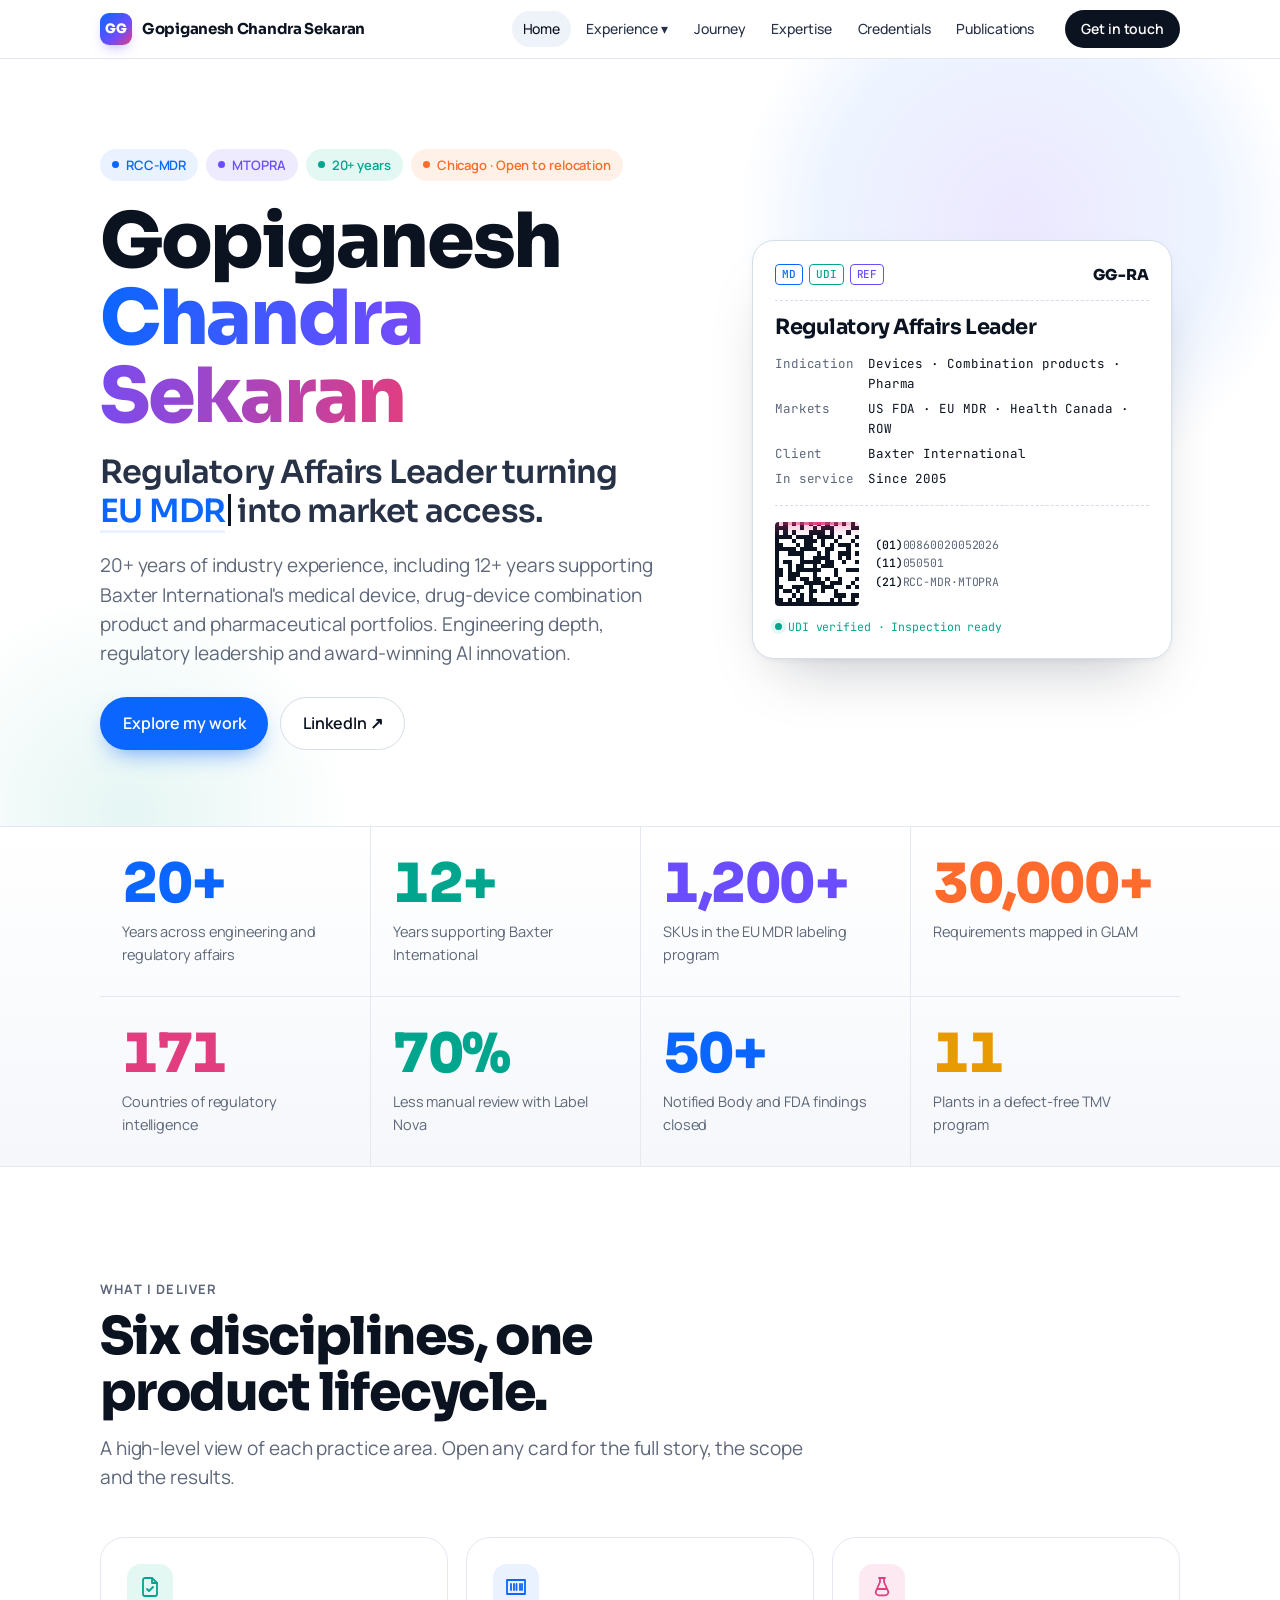
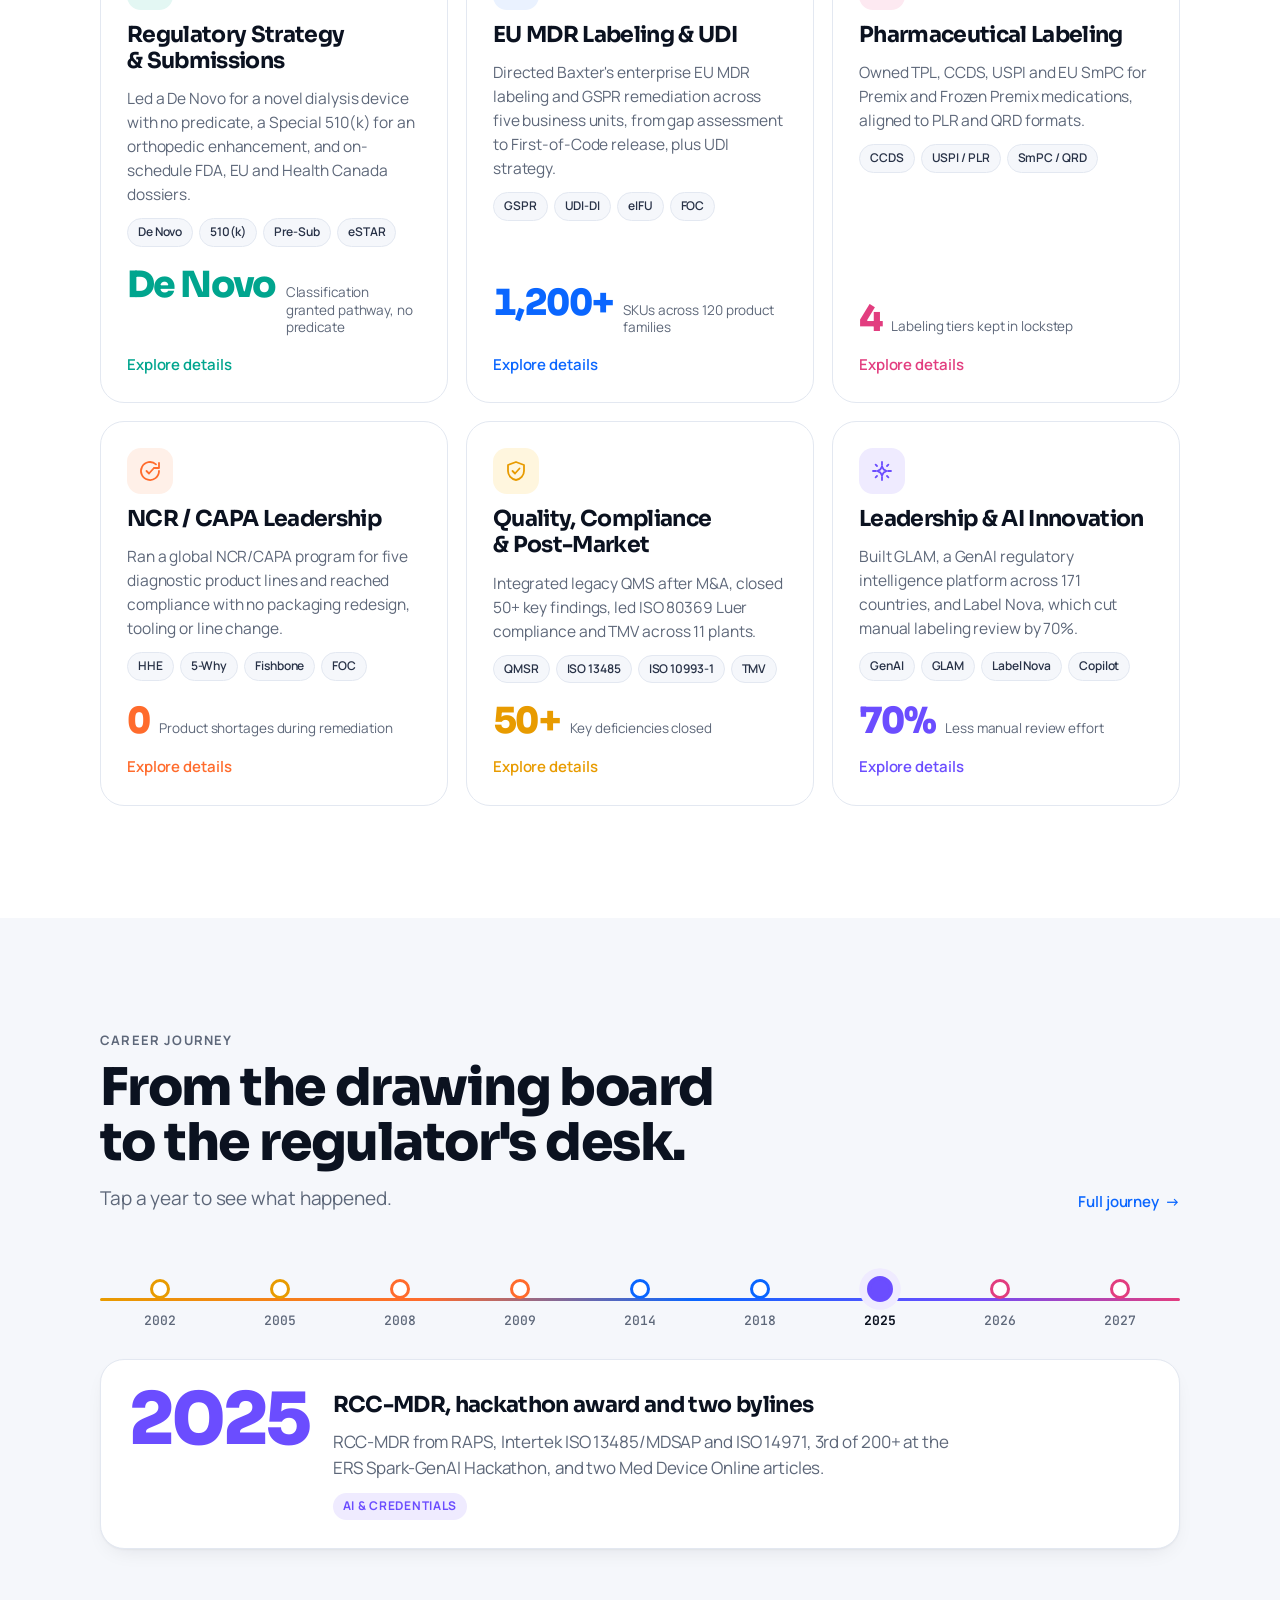
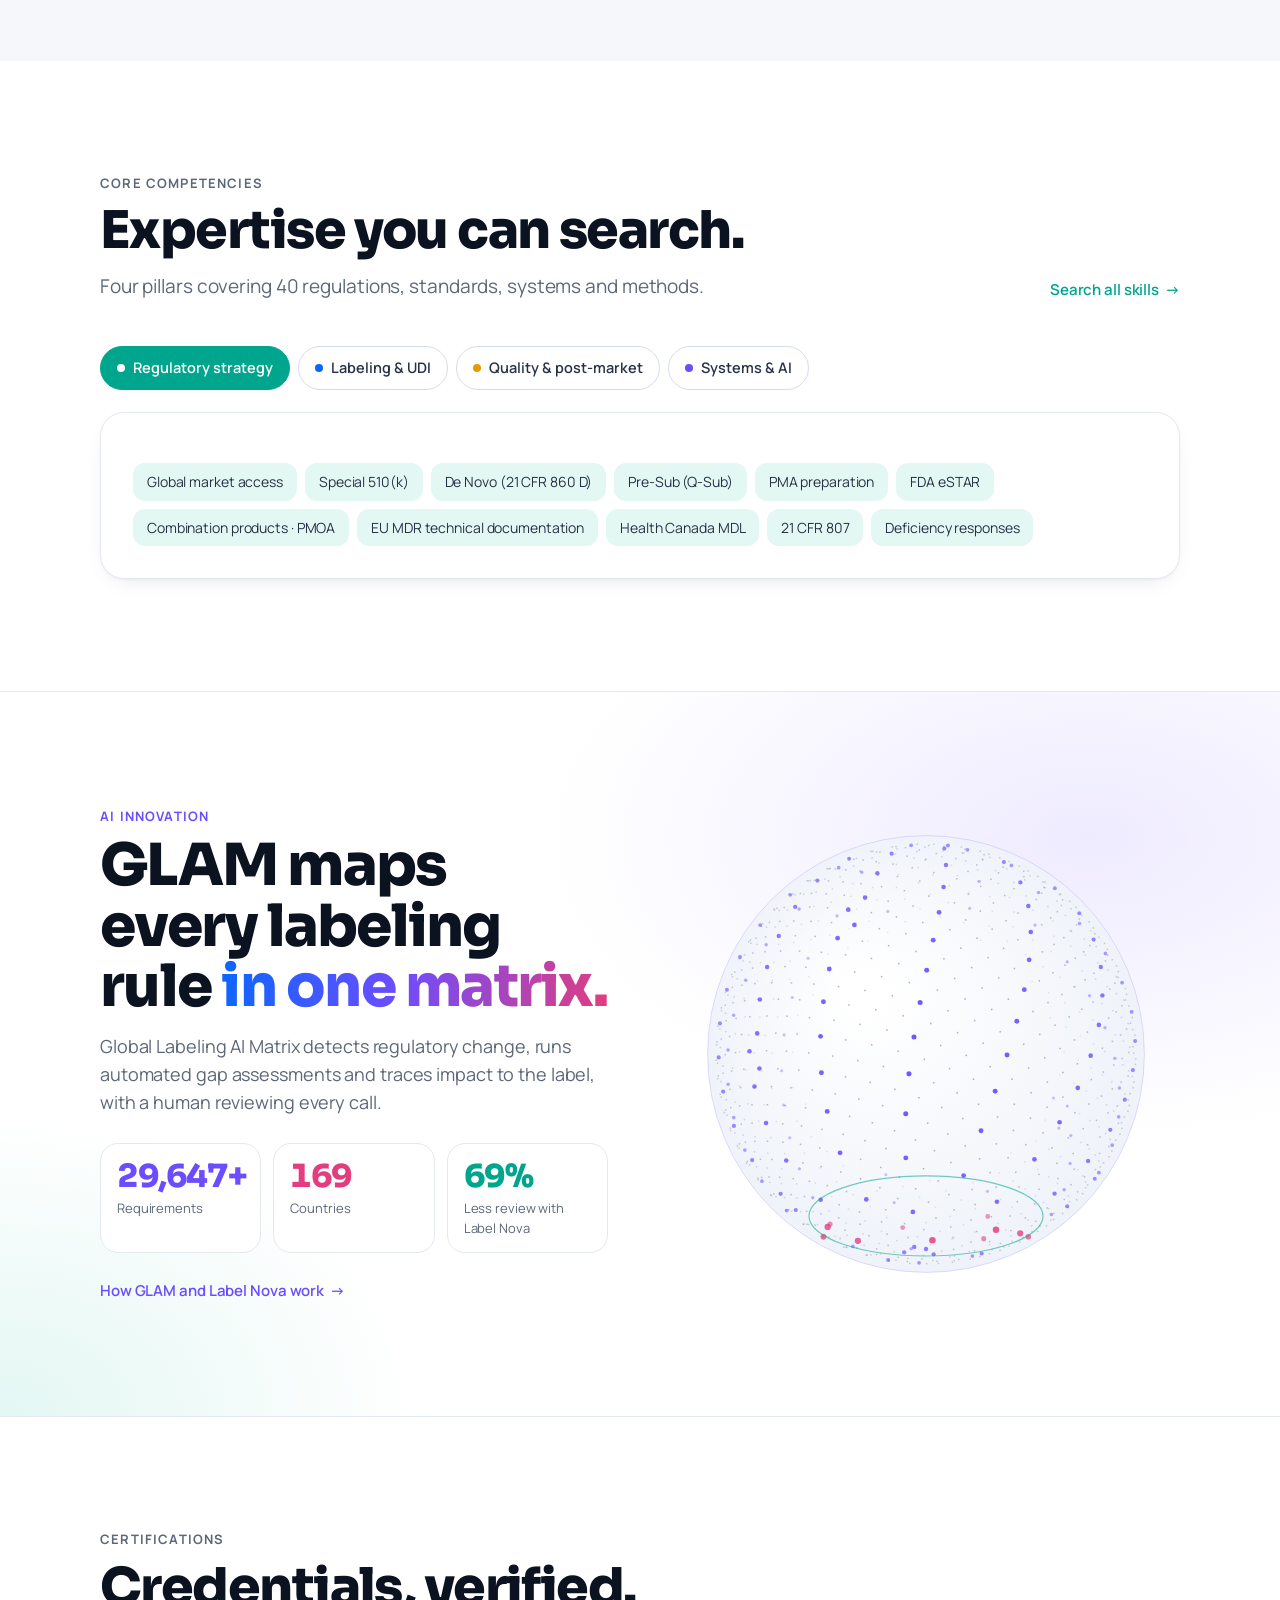
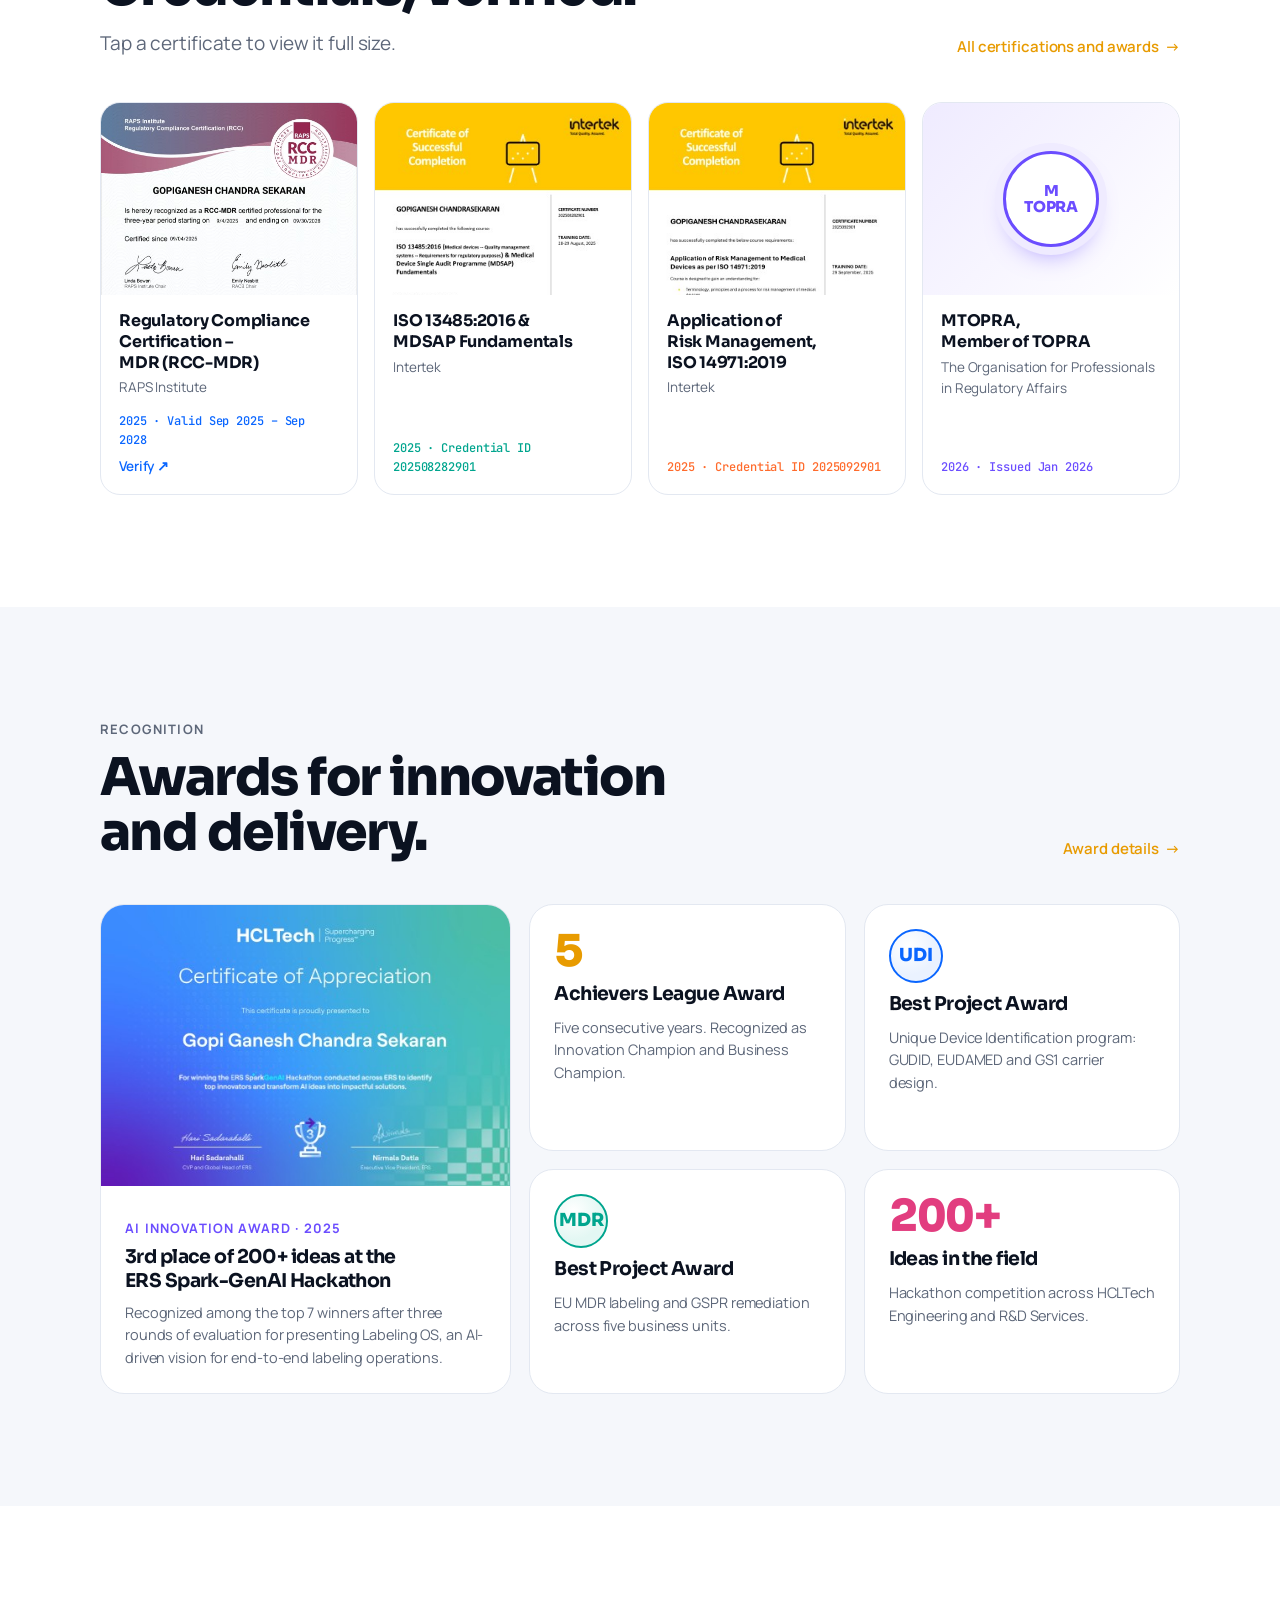
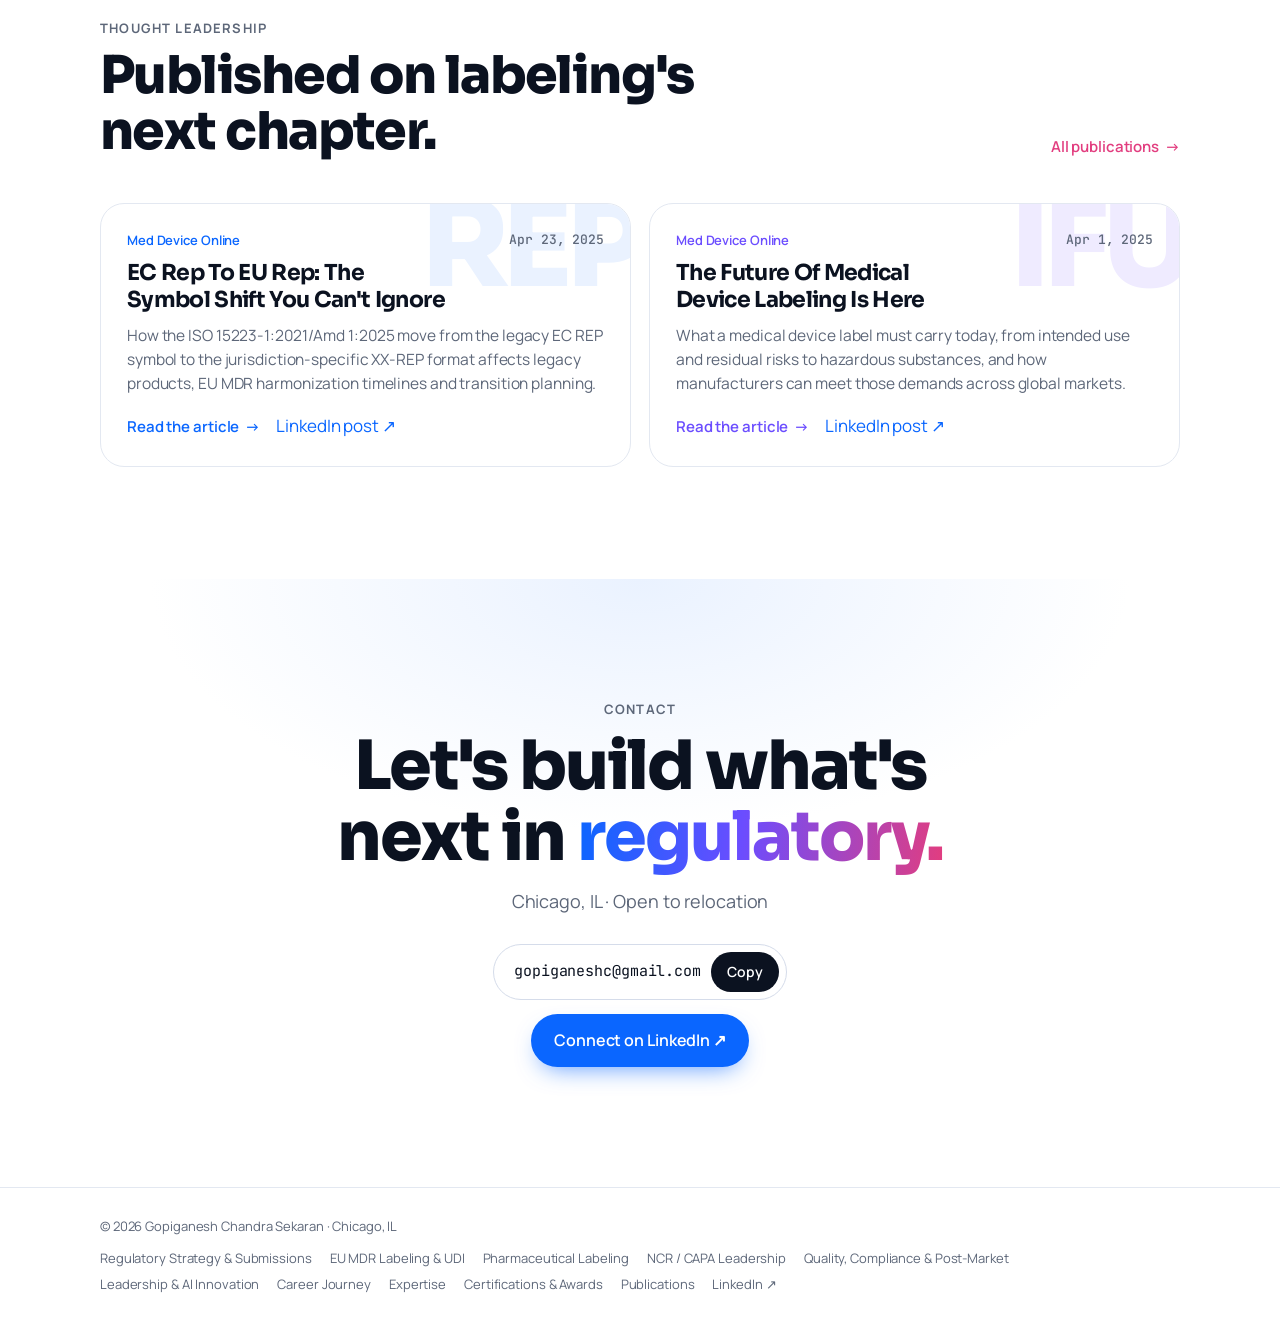
<file: index.html>
<!doctype html>
<html lang="en">
<head>
<meta charset="utf-8">
<meta name="viewport" content="width=device-width, initial-scale=1, viewport-fit=cover">
<title>Gopiganesh Chandra Sekaran · Regulatory Affairs Leader</title>
<meta name="description" content="Gopiganesh Chandra Sekaran (GG): Regulatory Affairs leader for medical devices and combination products. RCC-MDR, MTOPRA. EU MDR, UDI, FDA submissions and AI for regulatory intelligence.">
<meta name="theme-color" content="#ffffff">
<link rel="canonical" href="https://gopiganeshc.github.io/">
<meta property="og:type" content="profile">
<meta property="og:title" content="Gopiganesh Chandra Sekaran · Regulatory Affairs Leader">
<meta property="og:description" content="Gopiganesh Chandra Sekaran (GG): Regulatory Affairs leader for medical devices and combination products. RCC-MDR, MTOPRA. EU MDR, UDI, FDA submissions and AI for regulatory intelligence.">
<meta property="og:url" content="https://gopiganeshc.github.io/">
<meta property="og:image" content="https://gopiganeshc.github.io/assets/img/rcc-mdr.jpg">
<meta name="twitter:card" content="summary_large_image">
<link rel="icon" href="data:image/svg+xml,%3Csvg xmlns='http://www.w3.org/2000/svg' viewBox='0 0 64 64'%3E%3Cdefs%3E%3ClinearGradient id='g' x1='0' y1='0' x2='1' y2='1'%3E%3Cstop offset='0' stop-color='%230a66ff'/%3E%3Cstop offset='.6' stop-color='%236b4dff'/%3E%3Cstop offset='1' stop-color='%23e23d7f'/%3E%3C/linearGradient%3E%3C/defs%3E%3Crect width='64' height='64' rx='16' fill='url(%23g)'/%3E%3Ctext x='32' y='42' font-family='Arial' font-weight='800' font-size='26' fill='white' text-anchor='middle'%3EGG%3C/text%3E%3C/svg%3E">
<link rel="preconnect" href="https://fonts.googleapis.com">
<link rel="preconnect" href="https://fonts.gstatic.com" crossorigin>
<link rel="stylesheet" href="https://fonts.googleapis.com/css2?family=Sora:wght@600;700;800&family=Manrope:wght@400;500;600;700&family=JetBrains+Mono:wght@400;500&display=swap">
<link rel="stylesheet" href="assets/style.css">
</head>
<body>
<div class="progress" aria-hidden="true"><span></span></div>
<header class="nav">
  <div class="wrap">
    <a class="brand" href="index.html" aria-label="Home"><span class="mark">GG</span><span>Gopiganesh Chandra Sekaran</span></a>
    <ul class="menu" id="menu">
      <li><a href="index.html" aria-current="page">Home</a></li>
      <li class="has-drop"><button type="button" aria-expanded="false" aria-haspopup="true">Experience ▾</button><ul class="drop" style="list-style:none;margin:0"><li><a href="submissions.html" class="c-teal"><span class="dot"></span><span>Regulatory Strategy &amp; Submissions<small>De Novo, Special 510(k), global dossiers</small></span></a></li><li><a href="eu-mdr.html" class="c-blue"><span class="dot"></span><span>EU MDR Labeling &amp; UDI<small>1,200+ SKUs remediated end to end</small></span></a></li><li><a href="pharma-labeling.html" class="c-pink"><span class="dot"></span><span>Pharmaceutical Labeling<small>TPL, CCDS, USPI and EU SmPC</small></span></a></li><li><a href="capa.html" class="c-orange"><span class="dot"></span><span>NCR / CAPA Leadership<small>Global remediation without redesign</small></span></a></li><li><a href="quality.html" class="c-amber"><span class="dot"></span><span>Quality, Compliance &amp; Post-Market<small>QMS, audits, TMV and biocompatibility</small></span></a></li><li><a href="ai-innovation.html" class="c-violet"><span class="dot"></span><span>Leadership &amp; AI Innovation<small>GLAM, Label Nova and Copilot for RA</small></span></a></li></ul></li>
      <li><a href="journey.html">Journey</a></li>
      <li><a href="expertise.html">Expertise</a></li>
      <li><a href="credentials.html">Credentials</a></li>
      <li><a href="publications.html">Publications</a></li>
    </ul>
    <a class="cta" href="index.html#contact">Get in touch</a>
    <button class="burger" type="button" aria-label="Open menu" aria-expanded="false" aria-controls="menu"><span></span></button>
  </div>
</header>

<main>
<section class="hero">
  <div class="wrap">
    <div class="hero-copy">
      <div class="pills">
        <span class="pill c-blue"><i></i>RCC-MDR</span><span class="pill c-violet"><i></i>MTOPRA</span><span class="pill c-teal"><i></i>20+ years</span><span class="pill c-orange"><i></i>Chicago · Open to relocation</span>
      </div>
      <h1>Gopiganesh <span class="grad-text">Chandra Sekaran</span></h1>
      <p class="rotator">Regulatory Affairs Leader turning <span class="word c-blue" data-words='[{"w": "EU MDR", "c": "c-blue"}, {"w": "De Novo", "c": "c-teal"}, {"w": "UDI", "c": "c-violet"}, {"w": "CAPA", "c": "c-orange"}, {"w": "GenAI", "c": "c-pink"}]'>EU MDR</span><span class="caret" aria-hidden="true"></span> into market access.</p>
      <p class="lede">20+ years of industry experience, including 12+ years supporting Baxter International's medical device, drug-device combination product and pharmaceutical portfolios. Engineering depth, regulatory leadership and award-winning AI innovation.</p>
      <div class="btns">
        <a class="btn primary" href="#work">Explore my work</a>
        <a class="btn ghost" href="https://www.linkedin.com/in/gopi-ganesh-chandra-sekaran-rcc-mdr-mtopra-7389b220/" target="_blank" rel="noopener">LinkedIn ↗</a>
      </div>
    </div>
    <div class="label-stage">
      <aside class="dlabel" aria-label="Career summary styled as a medical device label">
        <div class="bar"><div class="syms"><span class="sym">MD</span><span class="sym">UDI</span><span class="sym">REF</span></div><span class="ce">GG-RA</span></div>
        <h3>Regulatory Affairs Leader</h3>
        <dl>
          <dt>Indication</dt><dd>Devices · Combination products · Pharma</dd>
          <dt>Markets</dt><dd>US FDA · EU MDR · Health Canada · ROW</dd>
          <dt>Client</dt><dd>Baxter International</dd>
          <dt>In service</dt><dd>Since 2005</dd>
        </dl>
        <div class="foot">
          <div class="dm-wrap"><svg class="dm" id="dm" viewBox="0 0 20 20" shape-rendering="crispEdges" aria-hidden="true"></svg><span class="beam" aria-hidden="true"></span></div>
          <div class="hri"><b>(01)</b>00860020052026<br><b>(11)</b>050501<br><b>(21)</b>RCC-MDR·MTOPRA</div>
        </div>
        <div class="scan-note">UDI verified · Inspection ready</div>
      </aside>
    </div>
  </div>
</section>

<section class="stats" aria-label="Career at a glance"><div class="wrap stat-grid"><div class="stat reveal c-blue"><div class="num" data-to="20" data-suf="+">20+</div><div class="t">Years across engineering and regulatory affairs</div></div><div class="stat reveal c-teal"><div class="num" data-to="12" data-suf="+">12+</div><div class="t">Years supporting Baxter International</div></div><div class="stat reveal c-violet"><div class="num" data-to="1200" data-suf="+">1,200+</div><div class="t">SKUs in the EU MDR labeling program</div></div><div class="stat reveal c-orange"><div class="num" data-to="30000" data-suf="+">30,000+</div><div class="t">Requirements mapped in GLAM</div></div><div class="stat reveal c-pink"><div class="num" data-to="171" data-suf="">171</div><div class="t">Countries of regulatory intelligence</div></div><div class="stat reveal c-teal"><div class="num" data-to="70" data-suf="%">70%</div><div class="t">Less manual review with Label Nova</div></div><div class="stat reveal c-blue"><div class="num" data-to="50" data-suf="+">50+</div><div class="t">Notified Body and FDA findings closed</div></div><div class="stat reveal c-amber"><div class="num" data-to="11" data-suf="">11</div><div class="t">Plants in a defect-free TMV program</div></div></div></section>

<section class="sec" id="work">
  <div class="wrap">
    <div class="sec-head reveal"><div><div class="eyebrow">What I deliver</div><h2>Six disciplines, one product lifecycle.</h2><p>A high-level view of each practice area. Open any card for the full story, the scope and the results.</p></div></div>
    <div class="cards"><article class="card reveal c-teal">
  <div class="ico"><svg viewBox="0 0 24 24" fill="none" stroke="currentColor" stroke-width="1.8" stroke-linecap="round" stroke-linejoin="round"><path d="M14 3H7a2 2 0 0 0-2 2v14a2 2 0 0 0 2 2h10a2 2 0 0 0 2-2V8z"/><path d="M14 3v5h5"/><path d="m9 14 2 2 4-4"/></svg></div>
  <h3>Regulatory Strategy &amp; Submissions</h3>
  <p>Led a De Novo for a novel dialysis device with no predicate, a Special 510(k) for an orthopedic enhancement, and on-schedule FDA, EU and Health Canada dossiers.</p>
  <div class="tags"><span class="tag">De Novo</span><span class="tag">510(k)</span><span class="tag">Pre-Sub</span><span class="tag">eSTAR</span></div>
  <div class="kpi"><span class="num">De Novo</span><span>Classification granted pathway, no predicate</span></div>
  <a class="more stretch" href="submissions.html">Explore details</a>
</article><article class="card reveal c-blue">
  <div class="ico"><svg viewBox="0 0 24 24" fill="none" stroke="currentColor" stroke-width="1.8" stroke-linecap="round" stroke-linejoin="round"><path d="M3 5h18v14H3z"/><path d="M7 9v6M10 9v6M12.5 9v6M16 9v6M18 9v6"/></svg></div>
  <h3>EU MDR Labeling &amp; UDI</h3>
  <p>Directed Baxter&#x27;s enterprise EU MDR labeling and GSPR remediation across five business units, from gap assessment to First-of-Code release, plus UDI strategy.</p>
  <div class="tags"><span class="tag">GSPR</span><span class="tag">UDI-DI</span><span class="tag">eIFU</span><span class="tag">FOC</span></div>
  <div class="kpi"><span class="num">1,200+</span><span>SKUs across 120 product families</span></div>
  <a class="more stretch" href="eu-mdr.html">Explore details</a>
</article><article class="card reveal c-pink">
  <div class="ico"><svg viewBox="0 0 24 24" fill="none" stroke="currentColor" stroke-width="1.8" stroke-linecap="round" stroke-linejoin="round"><path d="M9 3h6M10 3v4l-4 9a3 3 0 0 0 2.7 4.3h6.6A3 3 0 0 0 18 16l-4-9V3"/><path d="M7.5 14h9"/></svg></div>
  <h3>Pharmaceutical Labeling</h3>
  <p>Owned TPL, CCDS, USPI and EU SmPC for Premix and Frozen Premix medications, aligned to PLR and QRD formats.</p>
  <div class="tags"><span class="tag">CCDS</span><span class="tag">USPI / PLR</span><span class="tag">SmPC / QRD</span></div>
  <div class="kpi"><span class="num">4</span><span>Labeling tiers kept in lockstep</span></div>
  <a class="more stretch" href="pharma-labeling.html">Explore details</a>
</article><article class="card reveal c-orange">
  <div class="ico"><svg viewBox="0 0 24 24" fill="none" stroke="currentColor" stroke-width="1.8" stroke-linecap="round" stroke-linejoin="round"><path d="M21 12a9 9 0 1 1-3-6.7"/><path d="M21 4v5h-5"/><path d="m8.5 12 2.5 2.5 4.5-5"/></svg></div>
  <h3>NCR / CAPA Leadership</h3>
  <p>Ran a global NCR/CAPA program for five diagnostic product lines and reached compliance with no packaging redesign, tooling or line change.</p>
  <div class="tags"><span class="tag">HHE</span><span class="tag">5-Why</span><span class="tag">Fishbone</span><span class="tag">FOC</span></div>
  <div class="kpi"><span class="num">0</span><span>Product shortages during remediation</span></div>
  <a class="more stretch" href="capa.html">Explore details</a>
</article><article class="card reveal c-amber">
  <div class="ico"><svg viewBox="0 0 24 24" fill="none" stroke="currentColor" stroke-width="1.8" stroke-linecap="round" stroke-linejoin="round"><path d="M12 3 4 6v6c0 4.5 3.4 8.3 8 9 4.6-.7 8-4.5 8-9V6z"/><path d="m8.5 12 2.5 2.5 4.5-5"/></svg></div>
  <h3>Quality, Compliance &amp; Post-Market</h3>
  <p>Integrated legacy QMS after M&amp;A, closed 50+ key findings, led ISO 80369 Luer compliance and TMV across 11 plants.</p>
  <div class="tags"><span class="tag">QMSR</span><span class="tag">ISO 13485</span><span class="tag">ISO 10993-1</span><span class="tag">TMV</span></div>
  <div class="kpi"><span class="num">50+</span><span>Key deficiencies closed</span></div>
  <a class="more stretch" href="quality.html">Explore details</a>
</article><article class="card reveal c-violet">
  <div class="ico"><svg viewBox="0 0 24 24" fill="none" stroke="currentColor" stroke-width="1.8" stroke-linecap="round" stroke-linejoin="round"><path d="M12 3v3M12 18v3M3 12h3M18 12h3"/><path d="M12 7.5 13.6 10.4 16.5 12l-2.9 1.6L12 16.5l-1.6-2.9L7.5 12l2.9-1.6z"/><path d="m5.6 5.6 1.4 1.4M17 17l1.4 1.4M5.6 18.4 7 17M17 7l1.4-1.4"/></svg></div>
  <h3>Leadership &amp; AI Innovation</h3>
  <p>Built GLAM, a GenAI regulatory intelligence platform across 171 countries, and Label Nova, which cut manual labeling review by 70%.</p>
  <div class="tags"><span class="tag">GenAI</span><span class="tag">GLAM</span><span class="tag">Label Nova</span><span class="tag">Copilot</span></div>
  <div class="kpi"><span class="num">70%</span><span>Less manual review effort</span></div>
  <a class="more stretch" href="ai-innovation.html">Explore details</a>
</article></div>
  </div>
</section>

<section class="sec tint" id="journey">
  <div class="wrap">
    <div class="sec-head reveal"><div><div class="eyebrow">Career journey</div><h2>From the drawing board to the regulator's desk.</h2><p>Tap a year to see what happened.</p></div><a class="more c-blue" href="journey.html">Full journey</a></div>
    <div class="tl reveal" data-switch="tl"><div class="tl-track" role="tablist" aria-label="Career years"><button class="tl-node c-amber" type="button" role="tab" data-panel="tl-0" aria-selected="false"><span class="d"></span><span class="y">2002</span></button><button class="tl-node c-amber" type="button" role="tab" data-panel="tl-1" aria-selected="false"><span class="d"></span><span class="y">2005</span></button><button class="tl-node c-orange" type="button" role="tab" data-panel="tl-2" aria-selected="false"><span class="d"></span><span class="y">2008</span></button><button class="tl-node c-orange" type="button" role="tab" data-panel="tl-3" aria-selected="false"><span class="d"></span><span class="y">2009</span></button><button class="tl-node c-blue" type="button" role="tab" data-panel="tl-4" aria-selected="false"><span class="d"></span><span class="y">2014</span></button><button class="tl-node c-blue" type="button" role="tab" data-panel="tl-5" aria-selected="false"><span class="d"></span><span class="y">2018</span></button><button class="tl-node c-violet" type="button" role="tab" data-panel="tl-6" aria-selected="true"><span class="d"></span><span class="y">2025</span></button><button class="tl-node c-pink" type="button" role="tab" data-panel="tl-7" aria-selected="false"><span class="d"></span><span class="y">2026</span></button><button class="tl-node c-pink" type="button" role="tab" data-panel="tl-8" aria-selected="false"><span class="d"></span><span class="y">2027</span></button></div></div>
    <div class="tl-panel c-amber" id="tl-0" data-group="tl" hidden><div class="yr">2002</div><div><h3>Diploma in Plastic Technology</h3><p>VSVN Polytechnic College. The start of a materials-and-manufacturing foundation that still shapes how GG reads a device.</p><span class="chip">Education</span></div></div><div class="tl-panel c-amber" id="tl-1" data-group="tl" hidden><div class="yr">2005</div><div><h3>First design role</h3><p>Design Engineer at HCNC, then Atlantis-Lab and Unisoft. Harnesses, castings, plastic and sheet-metal parts, molds and large assemblies for John Deere, Aker Kvaerner, Ashok Leyland, TVS and Thermo King.</p><span class="chip">Engineering</span></div></div><div class="tl-panel c-orange" id="tl-2" data-group="tl" hidden><div class="yr">2008</div><div><h3>B.Tech, Polymer Technology</h3><p>Kamaraj College of Engineering and Technology, Anna University.</p><span class="chip">Education</span></div></div><div class="tl-panel c-orange" id="tl-3" data-group="tl" hidden><div class="yr">2009</div><div><h3>Senior Design Engineer · Thermo King</h3><p>Full-lifecycle NPD and VAVE at Ingersoll Rand: $400K delivered, $600K more identified in tear-downs, and Creo Schematics introduced for harness design.</p><span class="chip">Engineering</span></div></div><div class="tl-panel c-blue" id="tl-4" data-group="tl" hidden><div class="yr">2014</div><div><h3>Regulatory Affairs Lead · HCL Technologies</h3><p>Begins supporting Baxter International across medical devices, combination products and pharmaceuticals.</p><span class="chip">Regulatory</span></div></div><div class="tl-panel c-blue" id="tl-5" data-group="tl" hidden><div class="yr">2018</div><div><h3>EU MDR labeling at enterprise scale</h3><p>Publishes the HCL Tech white paper on EU MDR labeling as the remediation program takes shape. Later recognized with Best Project Awards for EU MDR and UDI.</p><span class="chip">Regulatory</span></div></div><div class="tl-panel c-violet" id="tl-6" data-group="tl"><div class="yr">2025</div><div><h3>RCC-MDR, hackathon award and two bylines</h3><p>RCC-MDR from RAPS, Intertek ISO 13485/MDSAP and ISO 14971, 3rd of 200+ at the ERS Spark-GenAI Hackathon, and two Med Device Online articles.</p><span class="chip">AI &amp; Credentials</span></div></div><div class="tl-panel c-pink" id="tl-7" data-group="tl" hidden><div class="yr">2026</div><div><h3>MTOPRA and global regulatory intelligence</h3><p>Member of TOPRA. Driving the Global Regulatory Intelligence Program for Labeling and the ISO 10993-1:2025 BER updates.</p><span class="chip">Now</span></div></div><div class="tl-panel c-pink" id="tl-8" data-group="tl" hidden><div class="yr">2027</div><div><h3>MBA, AI for Business</h3><p>BITS Pilani (WILP), expected completion.</p><span class="chip">Next</span></div></div>
  </div>
</section>

<section class="sec" id="expertise">
  <div class="wrap">
    <div class="sec-head reveal"><div><div class="eyebrow">Core competencies</div><h2>Expertise you can search.</h2><p>Four pillars covering 40 regulations, standards, systems and methods.</p></div><a class="more c-teal" href="expertise.html">Search all skills</a></div>
    <div class="reveal" data-switch="ex"><div class="tabs" role="tablist"><button class="tab c-teal" type="button" role="tab" data-panel="ex-reg" aria-selected="true"><i></i>Regulatory strategy</button><button class="tab c-blue" type="button" role="tab" data-panel="ex-lab" aria-selected="false"><i></i>Labeling &amp; UDI</button><button class="tab c-amber" type="button" role="tab" data-panel="ex-qa" aria-selected="false"><i></i>Quality &amp; post-market</button><button class="tab c-violet" type="button" role="tab" data-panel="ex-sys" aria-selected="false"><i></i>Systems &amp; AI</button></div></div>
    <div class="panel c-teal" id="ex-reg" data-group="ex"><div class="chips"><span>Global market access</span><span>Special 510(k)</span><span>De Novo (21 CFR 860 D)</span><span>Pre-Sub (Q-Sub)</span><span>PMA preparation</span><span>FDA eSTAR</span><span>Combination products · PMOA</span><span>EU MDR technical documentation</span><span>Health Canada MDL</span><span>21 CFR 807</span><span>Deficiency responses</span></div></div><div class="panel c-blue" id="ex-lab" data-group="ex" hidden><div class="chips"><span>21 CFR 801</span><span>TPL · CCDS</span><span>USPI / PLR</span><span>EU SmPC / QRD</span><span>ISO 15223-1</span><span>ISO 20417</span><span>GUDID · EUDAMED</span><span>Artwork change control</span><span>Promotional review</span><span>Regulatory intelligence</span></div></div><div class="panel c-amber" id="ex-qa" data-group="ex" hidden><div class="chips"><span>21 CFR 820 / QMSR</span><span>ISO 13485:2016</span><span>MDSAP</span><span>Design controls</span><span>ISO 14971</span><span>ISO 10993-1:2025</span><span>IEC 62366</span><span>NCR &amp; CAPA</span><span>Health Hazard Evaluation</span><span>Post-market surveillance</span><span>TMV / MSA</span><span>Audits &amp; inspections</span></div></div><div class="panel c-violet" id="ex-sys" data-group="ex" hidden><div class="chips"><span>Veeva Vault RIM</span><span>TrackWise</span><span>IQVIA systems</span><span>Siemens Teamcenter PLM</span><span>Generative AI</span><span>Microsoft Copilot</span><span>Program &amp; portfolio management</span></div></div>
  </div>
</section>

<section class="sec ai-band" id="ai">
  <div class="wrap ai-grid">
    <div class="reveal">
      <div class="eyebrow" style="color:var(--violet)">AI innovation</div>
      <h2 style="font-size:clamp(34px,4.8vw,58px);line-height:1.04;font-weight:800;margin-top:10px">GLAM maps every labeling rule <span class="grad-text">in one matrix.</span></h2>
      <p style="color:var(--muted);font-size:18px;margin-top:16px;max-width:52ch">Global Labeling AI Matrix detects regulatory change, runs automated gap assessments and traces impact to the label, with a human reviewing every call.</p>
      <div class="mini-stats">
        <div class="mini c-violet"><div class="num" data-to="30000" data-suf="+">30,000+</div><div class="t">Requirements</div></div>
        <div class="mini c-pink"><div class="num" data-to="171">171</div><div class="t">Countries</div></div>
        <div class="mini c-teal"><div class="num" data-to="70" data-suf="%">70%</div><div class="t">Less review with Label Nova</div></div>
      </div>
      <div class="btns" style="margin-top:26px"><a class="more c-violet" href="ai-innovation.html">How GLAM and Label Nova work</a></div>
    </div>
    <div class="globe"><canvas id="globe" role="img" aria-label="Rotating globe of points; highlighted points stand for the 171 countries GLAM covers"></canvas></div>
  </div>
</section>

<section class="sec" id="credentials">
  <div class="wrap">
    <div class="sec-head reveal"><div><div class="eyebrow">Certifications</div><h2>Credentials, verified.</h2><p>Tap a certificate to view it full size.</p></div><a class="more c-amber" href="credentials.html">All certifications and awards</a></div>
    <div class="gallery"><article class="cert reveal c-blue"><button class="shot" type="button" data-full="assets/img/rcc-mdr.jpg" data-cap="Regulatory Compliance Certification – MDR (RCC-MDR) · RAPS Institute" aria-label="View Regulatory Compliance Certification – MDR (RCC-MDR) certificate"><img src="assets/img/rcc-mdr.jpg" alt="Regulatory Compliance Certification – MDR (RCC-MDR) certificate"></button><div class="body"><h4>Regulatory Compliance Certification – MDR (RCC-MDR)</h4><div class="who">RAPS Institute</div><div class="yr"><span>2025 · Valid Sep 2025 – Sep 2028</span><a href="https://bcert.me/simgoiayc" target="_blank" rel="noopener">Verify ↗</a></div></div></article><article class="cert reveal c-teal"><button class="shot" type="button" data-full="assets/img/iso13485-mdsap.jpg" data-cap="ISO 13485:2016 &amp; MDSAP Fundamentals · Intertek" aria-label="View ISO 13485:2016 &amp; MDSAP Fundamentals certificate"><img src="assets/img/iso13485-mdsap.jpg" alt="ISO 13485:2016 &amp; MDSAP Fundamentals certificate"></button><div class="body"><h4>ISO 13485:2016 &amp; MDSAP Fundamentals</h4><div class="who">Intertek</div><div class="yr"><span>2025 · Credential ID 202508282901</span></div></div></article><article class="cert reveal c-orange"><button class="shot" type="button" data-full="assets/img/iso14971.jpg" data-cap="Application of Risk Management, ISO 14971:2019 · Intertek" aria-label="View Application of Risk Management, ISO 14971:2019 certificate"><img src="assets/img/iso14971.jpg" alt="Application of Risk Management, ISO 14971:2019 certificate"></button><div class="body"><h4>Application of Risk Management, ISO 14971:2019</h4><div class="who">Intertek</div><div class="yr"><span>2025 · Credential ID 2025092901</span></div></div></article><article class="cert reveal c-violet"><div class="badge-art"><div class="seal">M<br>TOPRA</div></div><div class="body"><h4>MTOPRA, Member of TOPRA</h4><div class="who">The Organisation for Professionals in Regulatory Affairs</div><div class="yr"><span>2026 · Issued Jan 2026</span></div></div></article></div>
  </div>
</section>

<section class="sec tint" id="awards">
  <div class="wrap">
    <div class="sec-head reveal"><div><div class="eyebrow">Recognition</div><h2>Awards for innovation and delivery.</h2></div><a class="more c-amber" href="credentials.html#awards">Award details</a></div>
    <div class="awards">
  <article class="award feature reveal c-violet">
    <button class="shot" type="button" data-full="assets/img/genai-hackathon.jpg" data-cap="Certificate of Appreciation · ERS Spark-GenAI Hackathon 2025" aria-label="View hackathon certificate"><img src="assets/img/genai-hackathon.jpg" alt="HCLTech certificate of appreciation for the ERS Spark-GenAI Hackathon"></button>
    <div class="body">
      <div class="eyebrow" style="color:var(--violet)">AI Innovation Award · 2025</div>
      <h3>3rd place of 200+ ideas at the ERS Spark-GenAI Hackathon</h3>
      <p>Recognized among the top 7 winners after three rounds of evaluation for presenting Labeling OS, an AI-driven vision for end-to-end labeling operations.</p>
    </div>
  </article>
  <article class="award reveal c-amber"><div class="num" data-to="5">5</div><h3>Achievers League Award</h3><p>Five consecutive years. Recognized as Innovation Champion and Business Champion.</p></article>
  <article class="award reveal c-blue"><div class="medal">UDI</div><h3>Best Project Award</h3><p>Unique Device Identification program: GUDID, EUDAMED and GS1 carrier design.</p></article>
  <article class="award reveal c-teal"><div class="medal">MDR</div><h3>Best Project Award</h3><p>EU MDR labeling and GSPR remediation across five business units.</p></article>
  <article class="award reveal c-pink"><div class="num">200+</div><h3>Ideas in the field</h3><p>Hackathon competition across HCLTech Engineering and R&amp;D Services.</p></article>
</div>
  </div>
</section>

<section class="sec" id="publications">
  <div class="wrap">
    <div class="sec-head reveal"><div><div class="eyebrow">Thought leadership</div><h2>Published on labeling's next chapter.</h2></div><a class="more c-pink" href="publications.html">All publications</a></div>
    <div class="pubs"><article class="pub reveal c-blue"><span class="glyph" aria-hidden="true">REP</span><div class="src"><span>Med Device Online</span><time>Apr 23, 2025</time></div><h3>EC Rep To EU Rep: The Symbol Shift You Can&#x27;t Ignore</h3><p>How the ISO 15223-1:2021/Amd 1:2025 move from the legacy EC REP symbol to the jurisdiction-specific XX-REP format affects legacy products, EU MDR harmonization timelines and transition planning.</p><div class="links"><a class="more" href="https://www.meddeviceonline.com/doc/ec-rep-to-eu-rep-the-symbol-shift-you-can-t-ignore-0001" target="_blank" rel="noopener">Read the article</a><a href="https://www.linkedin.com/feed/update/urn:li:activity:7320916128988286976/" target="_blank" rel="noopener">LinkedIn post ↗</a></div></article><article class="pub reveal c-violet"><span class="glyph" aria-hidden="true">IFU</span><div class="src"><span>Med Device Online</span><time>Apr 1, 2025</time></div><h3>The Future Of Medical Device Labeling Is Here</h3><p>What a medical device label must carry today, from intended use and residual risks to hazardous substances, and how manufacturers can meet those demands across global markets.</p><div class="links"><a class="more" href="https://www.meddeviceonline.com/doc/the-future-of-medical-device-labeling-is-here-0001" target="_blank" rel="noopener">Read the article</a><a href="https://www.linkedin.com/feed/update/urn:li:activity:7312848773934653440/" target="_blank" rel="noopener">LinkedIn post ↗</a></div></article></div>
  </div>
</section>

<section class="contact" id="contact">
  <div class="wrap">
    <div class="eyebrow">Contact</div>
    <h2>Let's build what's next in <span class="grad-text">regulatory.</span></h2>
    <p class="where">Chicago, IL · Open to relocation</p>
    <div class="btns"><div class="mail"><code id="email">gopiganeshc@gmail.com</code><button type="button" data-copy="email">Copy</button></div></div>
    <div class="btns" style="margin-top:14px"><a class="btn primary" href="https://www.linkedin.com/in/gopi-ganesh-chandra-sekaran-rcc-mdr-mtopra-7389b220/" target="_blank" rel="noopener">Connect on LinkedIn ↗</a></div>
  </div>
</section>
</main>
<footer>
  <div class="wrap">
    <span>© 2026 Gopiganesh Chandra Sekaran · Chicago, IL</span>
    <nav aria-label="Footer"><a href="submissions.html">Regulatory Strategy &amp; Submissions</a><a href="eu-mdr.html">EU MDR Labeling &amp; UDI</a><a href="pharma-labeling.html">Pharmaceutical Labeling</a><a href="capa.html">NCR / CAPA Leadership</a><a href="quality.html">Quality, Compliance &amp; Post-Market</a><a href="ai-innovation.html">Leadership &amp; AI Innovation</a><a href="journey.html">Career Journey</a><a href="expertise.html">Expertise</a><a href="credentials.html">Certifications &amp; Awards</a><a href="publications.html">Publications</a><a href="https://www.linkedin.com/in/gopi-ganesh-chandra-sekaran-rcc-mdr-mtopra-7389b220/" target="_blank" rel="noopener">LinkedIn ↗</a></nav>
  </div>
</footer>
<div class="lightbox" id="lightbox" hidden role="dialog" aria-modal="true" aria-label="Certificate preview">
  <figure><img alt=""><figcaption><span></span><button class="x" type="button">Close</button></figcaption></figure>
</div>
<script src="assets/main.js"></script>
</body>
</html>
</file>
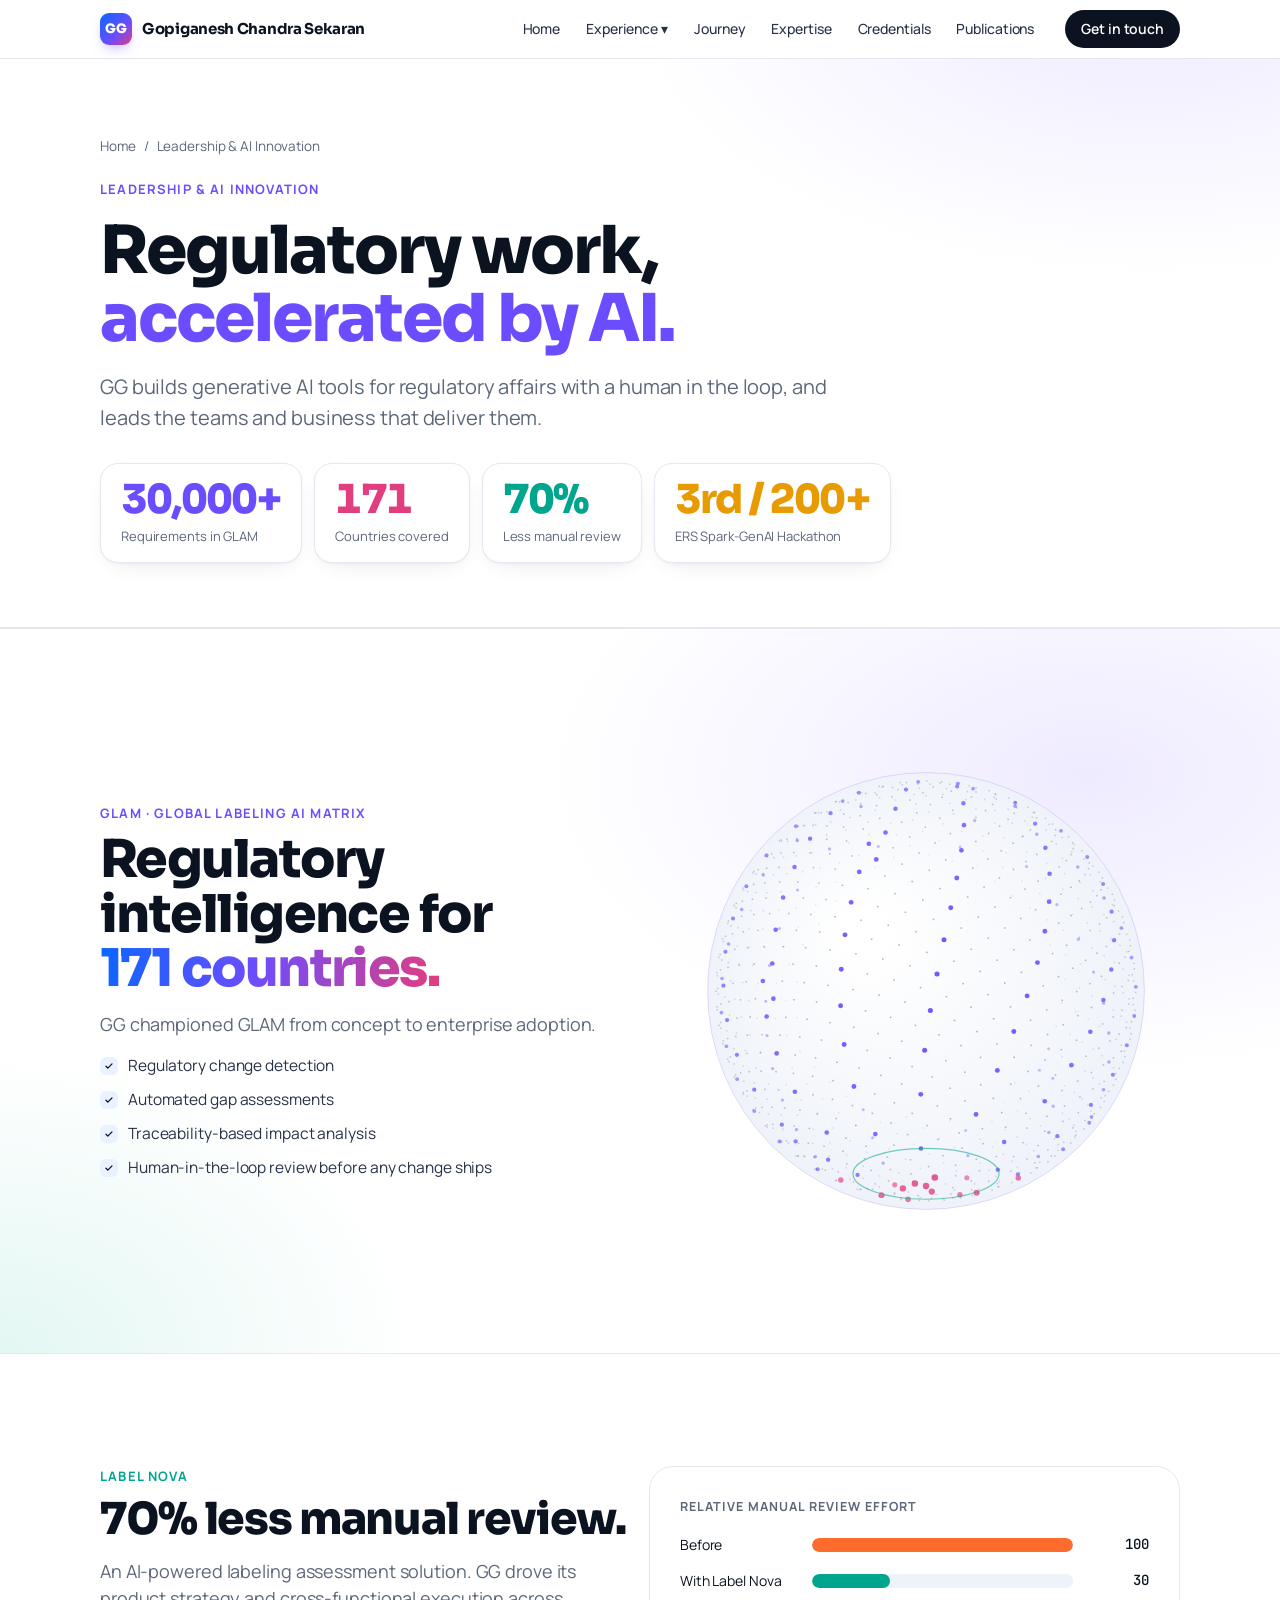
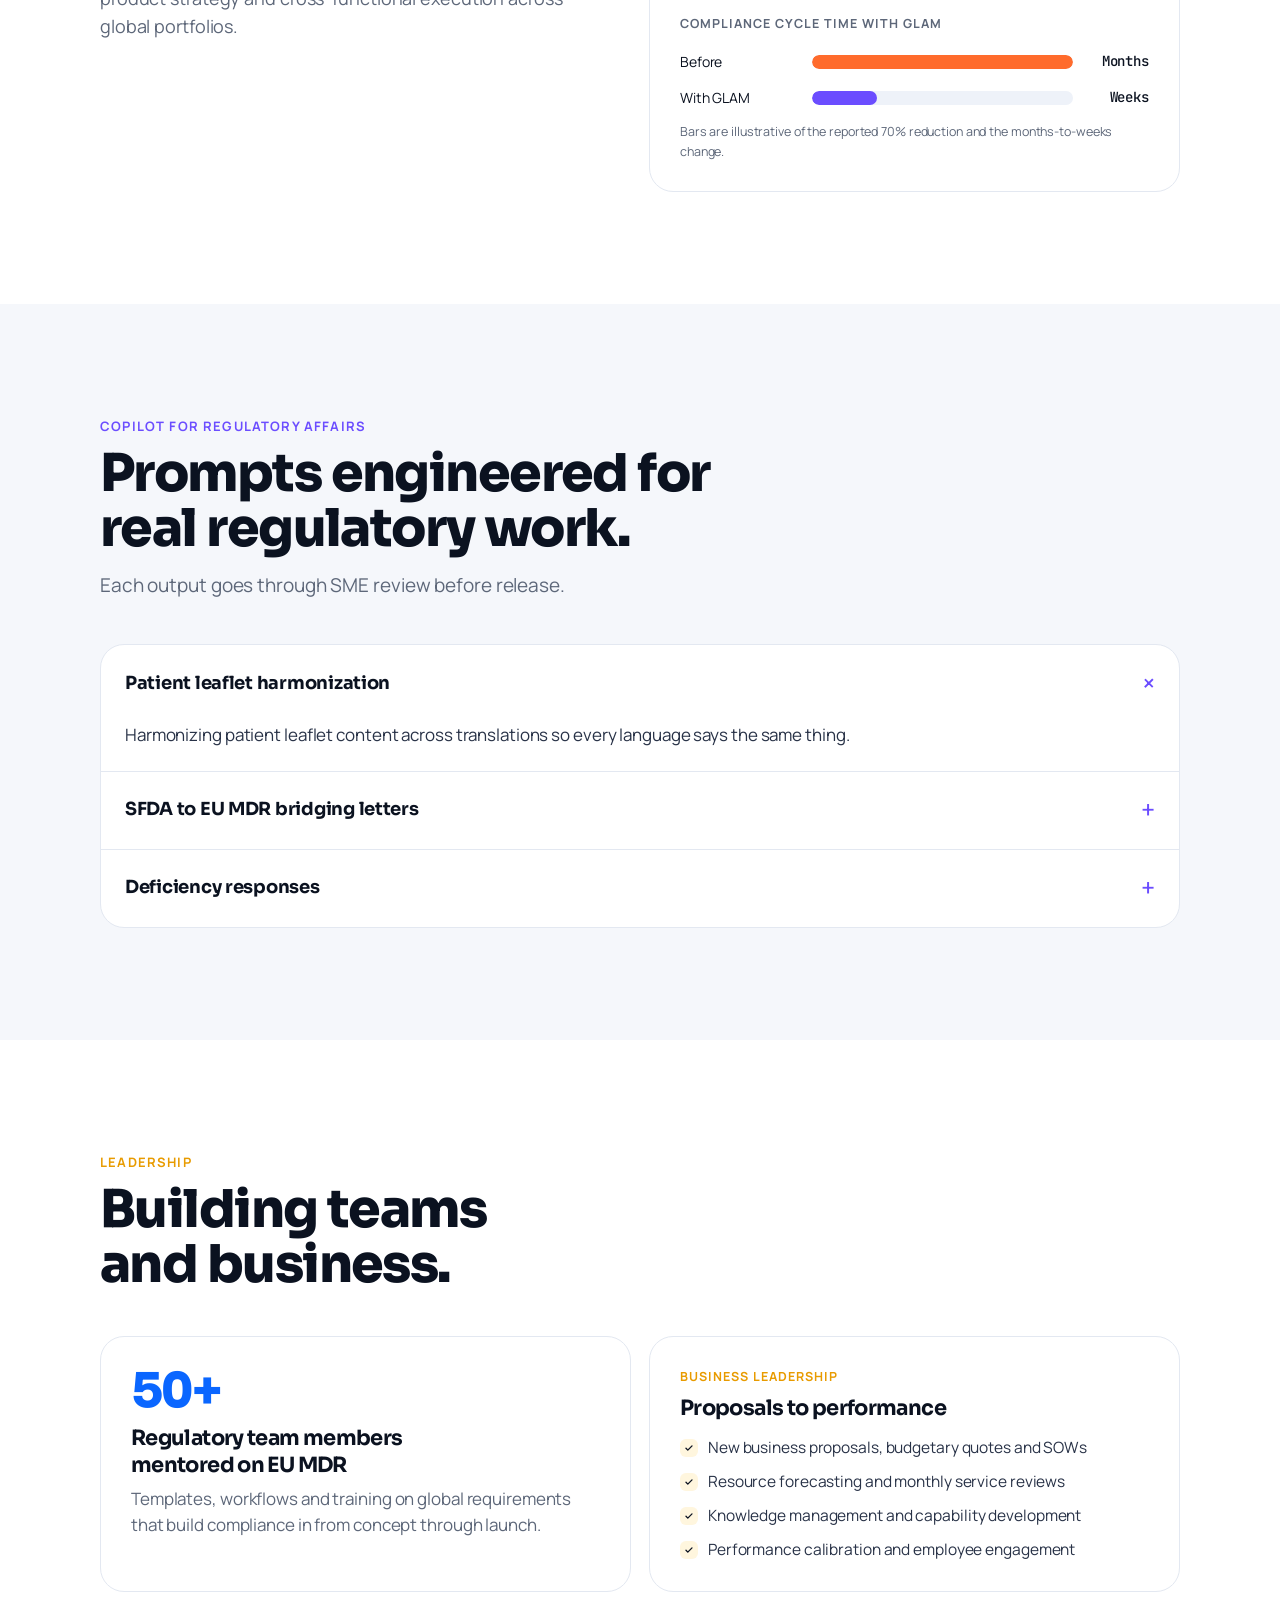
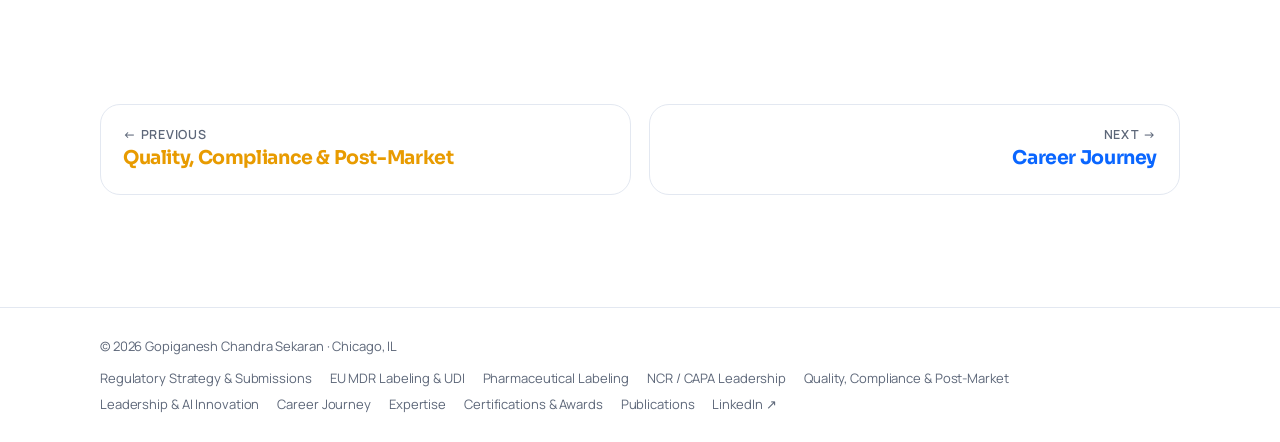
<file: ai-innovation.html>
<!doctype html>
<html lang="en">
<head>
<meta charset="utf-8">
<meta name="viewport" content="width=device-width, initial-scale=1, viewport-fit=cover">
<title>Leadership &amp; AI Innovation · Gopiganesh Chandra Sekaran</title>
<meta name="description" content="GLAM, Label Nova and Microsoft Copilot use cases for regulatory affairs, plus leadership of 50+ regulatory professionals.">
<meta name="theme-color" content="#ffffff">
<link rel="canonical" href="https://gopiganeshc.github.io/ai-innovation.html">
<meta property="og:type" content="profile">
<meta property="og:title" content="Leadership &amp; AI Innovation · Gopiganesh Chandra Sekaran">
<meta property="og:description" content="GLAM, Label Nova and Microsoft Copilot use cases for regulatory affairs, plus leadership of 50+ regulatory professionals.">
<meta property="og:url" content="https://gopiganeshc.github.io/ai-innovation.html">
<meta property="og:image" content="https://gopiganeshc.github.io/assets/img/rcc-mdr.jpg">
<meta name="twitter:card" content="summary_large_image">
<link rel="icon" href="data:image/svg+xml,%3Csvg xmlns='http://www.w3.org/2000/svg' viewBox='0 0 64 64'%3E%3Cdefs%3E%3ClinearGradient id='g' x1='0' y1='0' x2='1' y2='1'%3E%3Cstop offset='0' stop-color='%230a66ff'/%3E%3Cstop offset='.6' stop-color='%236b4dff'/%3E%3Cstop offset='1' stop-color='%23e23d7f'/%3E%3C/linearGradient%3E%3C/defs%3E%3Crect width='64' height='64' rx='16' fill='url(%23g)'/%3E%3Ctext x='32' y='42' font-family='Arial' font-weight='800' font-size='26' fill='white' text-anchor='middle'%3EGG%3C/text%3E%3C/svg%3E">
<link rel="preconnect" href="https://fonts.googleapis.com">
<link rel="preconnect" href="https://fonts.gstatic.com" crossorigin>
<link rel="stylesheet" href="https://fonts.googleapis.com/css2?family=Sora:wght@600;700;800&family=Manrope:wght@400;500;600;700&family=JetBrains+Mono:wght@400;500&display=swap">
<link rel="stylesheet" href="assets/style.css">
</head>
<body>
<div class="progress" aria-hidden="true"><span></span></div>
<header class="nav">
  <div class="wrap">
    <a class="brand" href="index.html" aria-label="Home"><span class="mark">GG</span><span>Gopiganesh Chandra Sekaran</span></a>
    <ul class="menu" id="menu">
      <li><a href="index.html">Home</a></li>
      <li class="has-drop"><button type="button" aria-expanded="false" aria-haspopup="true">Experience ▾</button><ul class="drop" style="list-style:none;margin:0"><li><a href="submissions.html" class="c-teal"><span class="dot"></span><span>Regulatory Strategy &amp; Submissions<small>De Novo, Special 510(k), global dossiers</small></span></a></li><li><a href="eu-mdr.html" class="c-blue"><span class="dot"></span><span>EU MDR Labeling &amp; UDI<small>1,200+ SKUs remediated end to end</small></span></a></li><li><a href="pharma-labeling.html" class="c-pink"><span class="dot"></span><span>Pharmaceutical Labeling<small>TPL, CCDS, USPI and EU SmPC</small></span></a></li><li><a href="capa.html" class="c-orange"><span class="dot"></span><span>NCR / CAPA Leadership<small>Global remediation without redesign</small></span></a></li><li><a href="quality.html" class="c-amber"><span class="dot"></span><span>Quality, Compliance &amp; Post-Market<small>QMS, audits, TMV and biocompatibility</small></span></a></li><li><a href="ai-innovation.html" class="c-violet" aria-current="page"><span class="dot"></span><span>Leadership &amp; AI Innovation<small>GLAM, Label Nova and Copilot for RA</small></span></a></li></ul></li>
      <li><a href="journey.html">Journey</a></li>
      <li><a href="expertise.html">Expertise</a></li>
      <li><a href="credentials.html">Credentials</a></li>
      <li><a href="publications.html">Publications</a></li>
    </ul>
    <a class="cta" href="index.html#contact">Get in touch</a>
    <button class="burger" type="button" aria-label="Open menu" aria-expanded="false" aria-controls="menu"><span></span></button>
  </div>
</header>
<main><section class="page-hero c-violet">
  <div class="wrap">
    <nav class="crumbs" aria-label="Breadcrumb"><a href="index.html">Home</a><span>/</span><span>Leadership &amp; AI Innovation</span></nav>
    <div class="eyebrow" style="margin-top:22px;color:var(--c)">Leadership &amp; AI innovation</div>
    <h1>Regulatory work, <em>accelerated by AI.</em></h1>
    <p class="lede">GG builds generative AI tools for regulatory affairs with a human in the loop, and leads the teams and business that deliver them.</p>
    <div class="kpis"><div class="kpi-box c-violet"><div class="num">30,000+</div><div class="t">Requirements in GLAM</div></div><div class="kpi-box c-pink"><div class="num">171</div><div class="t">Countries covered</div></div><div class="kpi-box c-teal"><div class="num">70%</div><div class="t">Less manual review</div></div><div class="kpi-box c-amber"><div class="num">3rd / 200+</div><div class="t">ERS Spark-GenAI Hackathon</div></div></div>
  </div>
</section>

<section class="sec ai-band"><div class="wrap ai-grid">
  <div class="reveal"><div class="eyebrow" style="color:var(--violet)">GLAM · Global Labeling AI Matrix</div><h2 style="font-size:clamp(32px,4.4vw,52px);line-height:1.05;font-weight:800;margin-top:10px">Regulatory intelligence for <span class="grad-text">171 countries.</span></h2><p style="color:var(--muted);font-size:18px;margin-top:14px;max-width:52ch">GG championed GLAM from concept to enterprise adoption.</p><ul class="ticks"><li>Regulatory change detection</li><li>Automated gap assessments</li><li>Traceability-based impact analysis</li><li>Human-in-the-loop review before any change ships</li></ul></div>
  <div class="globe"><canvas id="globe" role="img" aria-label="Rotating globe of points; highlighted points stand for the 171 countries GLAM covers"></canvas></div>
</div></section>

<section class="sec"><div class="wrap split">
  <div class="reveal"><div class="eyebrow" style="color:var(--teal)">Label Nova</div><h2 style="font-size:clamp(30px,4vw,44px);line-height:1.08;font-weight:800;margin-top:10px">70% less manual review.</h2><p style="color:var(--muted);font-size:18px;margin-top:14px;max-width:46ch">An AI-powered labeling assessment solution. GG drove its product strategy and cross-functional execution across global portfolios.</p></div>
  <div class="box reveal"><div class="k">Relative manual review effort</div><div class="bars">
    <div class="barrow c-orange"><span>Before</span><div class="track"><div class="fill" data-w="100%"></div></div><span class="v">100</span></div>
    <div class="barrow c-teal"><span>With Label Nova</span><div class="track"><div class="fill" data-w="30%"></div></div><span class="v">30</span></div>
  </div><div class="k" style="margin-top:22px">Compliance cycle time with GLAM</div><div class="bars">
    <div class="barrow c-orange"><span>Before</span><div class="track"><div class="fill" data-w="100%"></div></div><span class="v">Months</span></div>
    <div class="barrow c-violet"><span>With GLAM</span><div class="track"><div class="fill" data-w="25%"></div></div><span class="v">Weeks</span></div>
  </div><p style="font-size:12.5px;color:var(--muted);margin-top:14px">Bars are illustrative of the reported 70% reduction and the months-to-weeks change.</p></div>
</div></section>

<section class="sec tint"><div class="wrap">
  <div class="sec-head reveal"><div><div class="eyebrow" style="color:var(--violet)">Copilot for Regulatory Affairs</div><h2>Prompts engineered for real regulatory work.</h2><p>Each output goes through SME review before release.</p></div></div>
  <div class="acc c-violet reveal">
    <details open><summary>Patient leaflet harmonization</summary><div class="in">Harmonizing patient leaflet content across translations so every language says the same thing.</div></details>
    <details><summary>SFDA to EU MDR bridging letters</summary><div class="in">Drafting Saudi FDA Essential Principles to EU MDR GSPR bridging letters.</div></details>
    <details><summary>Deficiency responses</summary><div class="in">Preparing first drafts of responses to regulator questions, reviewed and finalized by subject matter experts.</div></details>
  </div>
</div></section>

<section class="sec"><div class="wrap">
  <div class="sec-head reveal"><div><div class="eyebrow" style="color:var(--amber)">Leadership</div><h2>Building teams and business.</h2></div></div>
  <div class="split">
    <div class="box reveal c-blue"><div class="num" style="font-size:48px">50+</div><h3 style="margin-top:10px">Regulatory team members mentored on EU MDR</h3><p style="color:var(--muted);margin-top:8px">Templates, workflows and training on global requirements that build compliance in from concept through launch.</p></div>
    <div class="box reveal c-amber"><div class="k">Business leadership</div><h3>Proposals to performance</h3><ul class="ticks"><li>New business proposals, budgetary quotes and SOWs</li><li>Resource forecasting and monthly service reviews</li><li>Knowledge management and capability development</li><li>Performance calibration and employee engagement</li></ul></div>
  </div>
</div></section>
<section class="sec" style="padding-top:0"><div class="wrap pager">
  <a href="quality.html" class="c-amber"><small>← Previous</small><b>Quality, Compliance &amp; Post-Market</b></a>
  <a href="journey.html" class="nx c-blue"><small>Next →</small><b>Career Journey</b></a>
</div></section></main><footer>
  <div class="wrap">
    <span>© 2026 Gopiganesh Chandra Sekaran · Chicago, IL</span>
    <nav aria-label="Footer"><a href="submissions.html">Regulatory Strategy &amp; Submissions</a><a href="eu-mdr.html">EU MDR Labeling &amp; UDI</a><a href="pharma-labeling.html">Pharmaceutical Labeling</a><a href="capa.html">NCR / CAPA Leadership</a><a href="quality.html">Quality, Compliance &amp; Post-Market</a><a href="ai-innovation.html">Leadership &amp; AI Innovation</a><a href="journey.html">Career Journey</a><a href="expertise.html">Expertise</a><a href="credentials.html">Certifications &amp; Awards</a><a href="publications.html">Publications</a><a href="https://www.linkedin.com/in/gopi-ganesh-chandra-sekaran-rcc-mdr-mtopra-7389b220/" target="_blank" rel="noopener">LinkedIn ↗</a></nav>
  </div>
</footer>
<div class="lightbox" id="lightbox" hidden role="dialog" aria-modal="true" aria-label="Certificate preview">
  <figure><img alt=""><figcaption><span></span><button class="x" type="button">Close</button></figcaption></figure>
</div>
<script src="assets/main.js"></script>
</body>
</html>
</file>
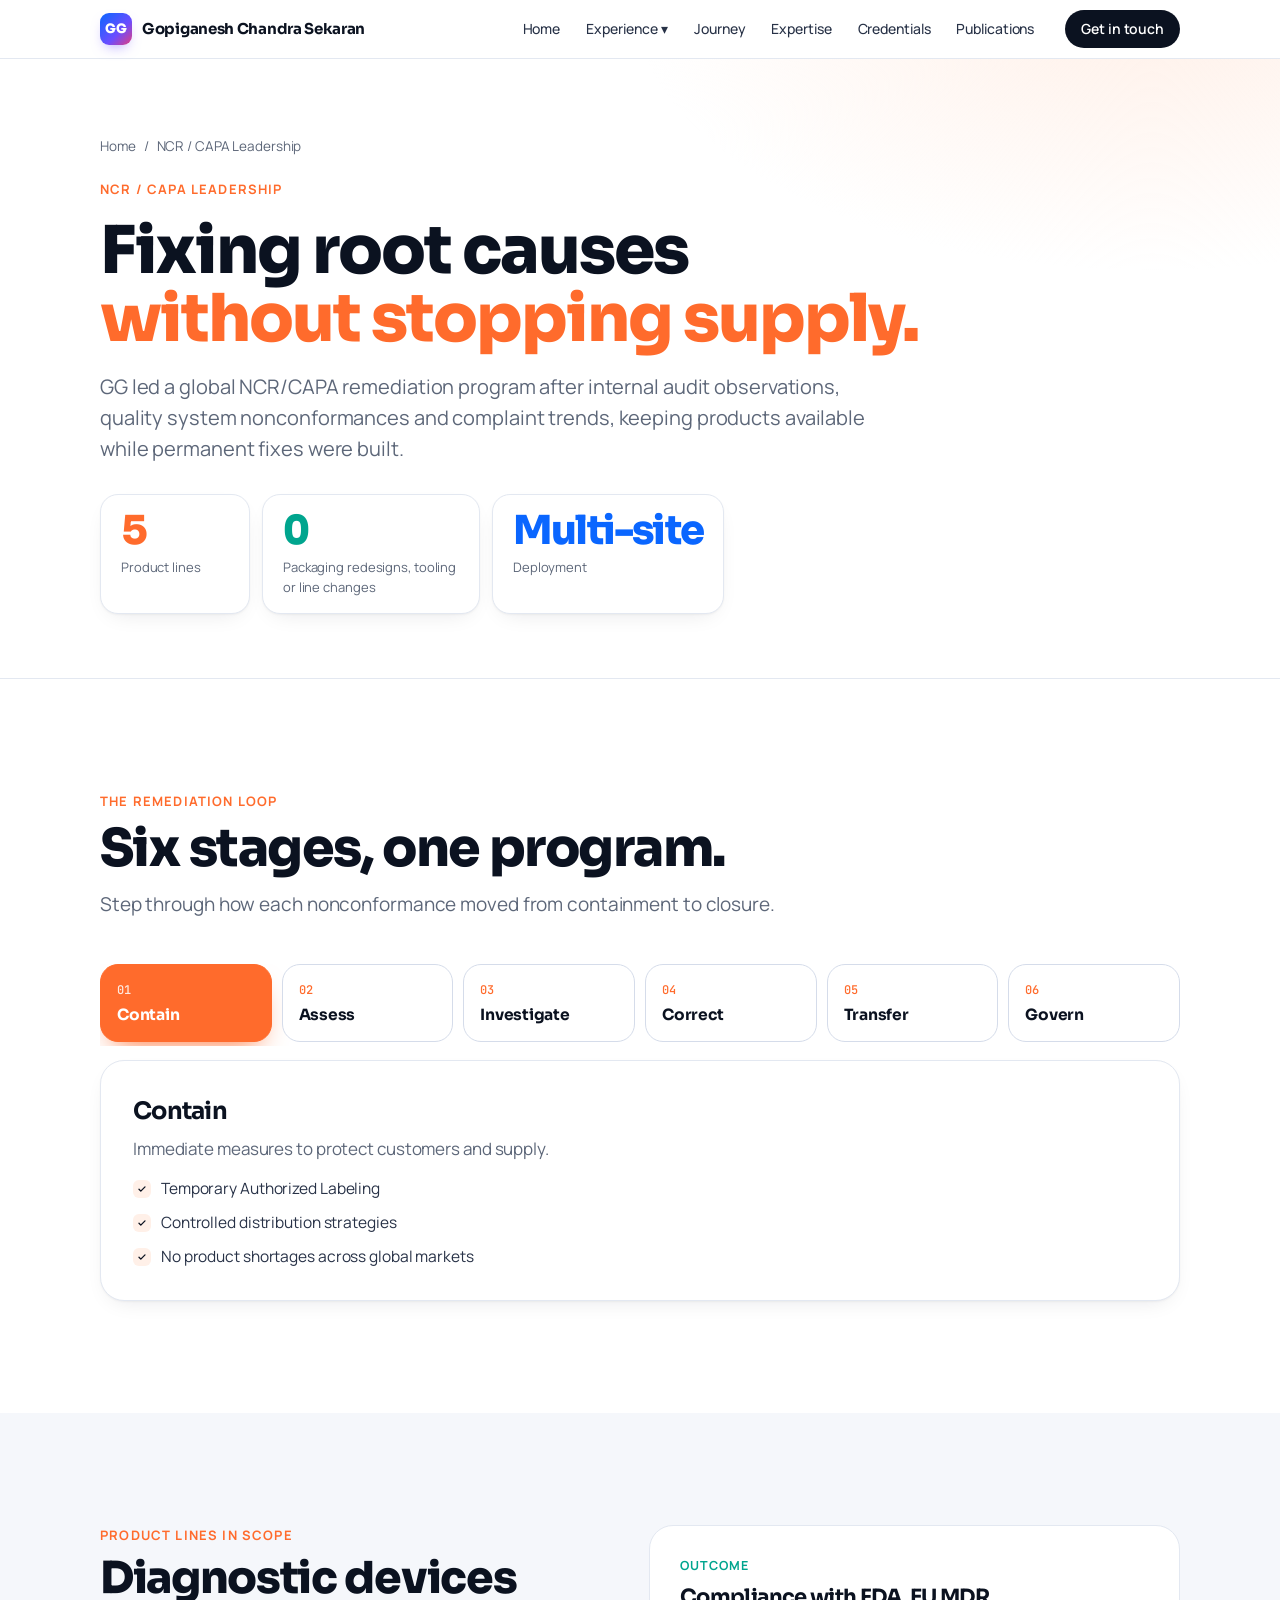
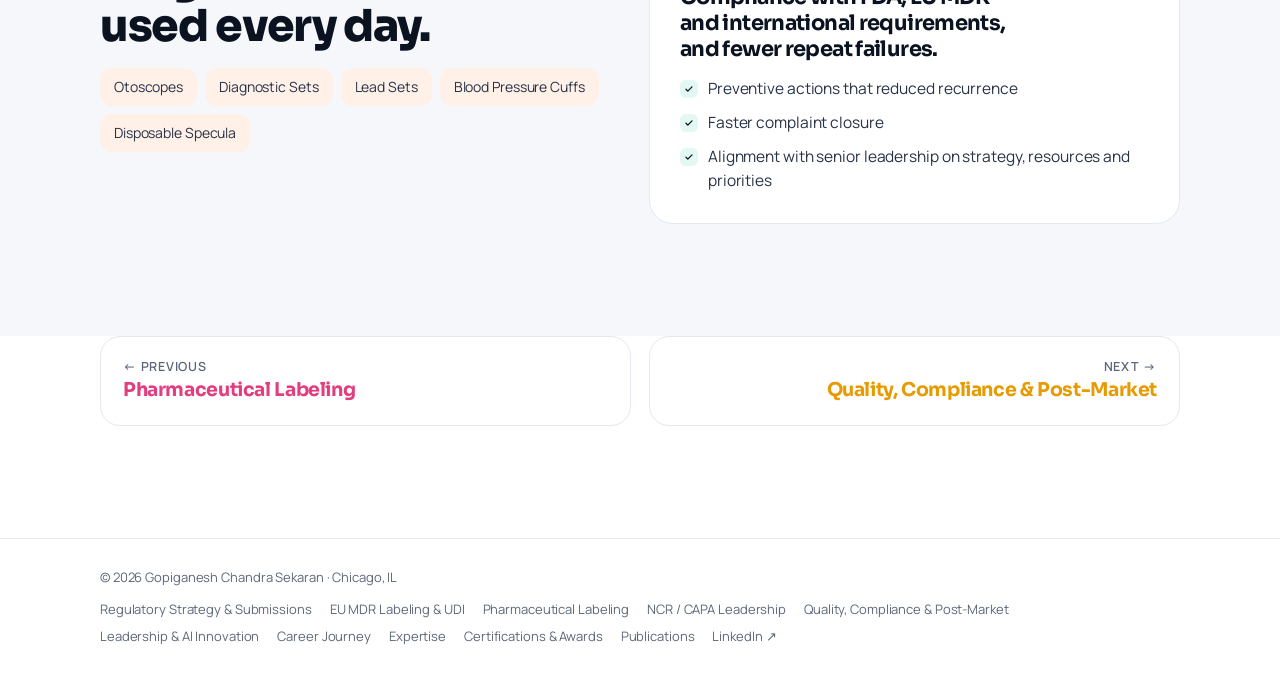
<file: capa.html>
<!doctype html>
<html lang="en">
<head>
<meta charset="utf-8">
<meta name="viewport" content="width=device-width, initial-scale=1, viewport-fit=cover">
<title>NCR / CAPA Leadership · Gopiganesh Chandra Sekaran</title>
<meta name="description" content="Global NCR/CAPA remediation for five diagnostic product lines, achieving compliance without packaging redesign.">
<meta name="theme-color" content="#ffffff">
<link rel="canonical" href="https://gopiganeshc.github.io/capa.html">
<meta property="og:type" content="profile">
<meta property="og:title" content="NCR / CAPA Leadership · Gopiganesh Chandra Sekaran">
<meta property="og:description" content="Global NCR/CAPA remediation for five diagnostic product lines, achieving compliance without packaging redesign.">
<meta property="og:url" content="https://gopiganeshc.github.io/capa.html">
<meta property="og:image" content="https://gopiganeshc.github.io/assets/img/rcc-mdr.jpg">
<meta name="twitter:card" content="summary_large_image">
<link rel="icon" href="data:image/svg+xml,%3Csvg xmlns='http://www.w3.org/2000/svg' viewBox='0 0 64 64'%3E%3Cdefs%3E%3ClinearGradient id='g' x1='0' y1='0' x2='1' y2='1'%3E%3Cstop offset='0' stop-color='%230a66ff'/%3E%3Cstop offset='.6' stop-color='%236b4dff'/%3E%3Cstop offset='1' stop-color='%23e23d7f'/%3E%3C/linearGradient%3E%3C/defs%3E%3Crect width='64' height='64' rx='16' fill='url(%23g)'/%3E%3Ctext x='32' y='42' font-family='Arial' font-weight='800' font-size='26' fill='white' text-anchor='middle'%3EGG%3C/text%3E%3C/svg%3E">
<link rel="preconnect" href="https://fonts.googleapis.com">
<link rel="preconnect" href="https://fonts.gstatic.com" crossorigin>
<link rel="stylesheet" href="https://fonts.googleapis.com/css2?family=Sora:wght@600;700;800&family=Manrope:wght@400;500;600;700&family=JetBrains+Mono:wght@400;500&display=swap">
<link rel="stylesheet" href="assets/style.css">
</head>
<body>
<div class="progress" aria-hidden="true"><span></span></div>
<header class="nav">
  <div class="wrap">
    <a class="brand" href="index.html" aria-label="Home"><span class="mark">GG</span><span>Gopiganesh Chandra Sekaran</span></a>
    <ul class="menu" id="menu">
      <li><a href="index.html">Home</a></li>
      <li class="has-drop"><button type="button" aria-expanded="false" aria-haspopup="true">Experience ▾</button><ul class="drop" style="list-style:none;margin:0"><li><a href="submissions.html" class="c-teal"><span class="dot"></span><span>Regulatory Strategy &amp; Submissions<small>De Novo, Special 510(k), global dossiers</small></span></a></li><li><a href="eu-mdr.html" class="c-blue"><span class="dot"></span><span>EU MDR Labeling &amp; UDI<small>1,200+ SKUs remediated end to end</small></span></a></li><li><a href="pharma-labeling.html" class="c-pink"><span class="dot"></span><span>Pharmaceutical Labeling<small>TPL, CCDS, USPI and EU SmPC</small></span></a></li><li><a href="capa.html" class="c-orange" aria-current="page"><span class="dot"></span><span>NCR / CAPA Leadership<small>Global remediation without redesign</small></span></a></li><li><a href="quality.html" class="c-amber"><span class="dot"></span><span>Quality, Compliance &amp; Post-Market<small>QMS, audits, TMV and biocompatibility</small></span></a></li><li><a href="ai-innovation.html" class="c-violet"><span class="dot"></span><span>Leadership &amp; AI Innovation<small>GLAM, Label Nova and Copilot for RA</small></span></a></li></ul></li>
      <li><a href="journey.html">Journey</a></li>
      <li><a href="expertise.html">Expertise</a></li>
      <li><a href="credentials.html">Credentials</a></li>
      <li><a href="publications.html">Publications</a></li>
    </ul>
    <a class="cta" href="index.html#contact">Get in touch</a>
    <button class="burger" type="button" aria-label="Open menu" aria-expanded="false" aria-controls="menu"><span></span></button>
  </div>
</header>
<main><section class="page-hero c-orange">
  <div class="wrap">
    <nav class="crumbs" aria-label="Breadcrumb"><a href="index.html">Home</a><span>/</span><span>NCR / CAPA Leadership</span></nav>
    <div class="eyebrow" style="margin-top:22px;color:var(--c)">NCR / CAPA leadership</div>
    <h1>Fixing root causes <em>without stopping supply.</em></h1>
    <p class="lede">GG led a global NCR/CAPA remediation program after internal audit observations, quality system nonconformances and complaint trends, keeping products available while permanent fixes were built.</p>
    <div class="kpis"><div class="kpi-box c-orange"><div class="num">5</div><div class="t">Product lines</div></div><div class="kpi-box c-teal"><div class="num">0</div><div class="t">Packaging redesigns, tooling or line changes</div></div><div class="kpi-box c-blue"><div class="num">Multi-site</div><div class="t">Deployment</div></div></div>
  </div>
</section>

<section class="sec"><div class="wrap">
  <div class="sec-head reveal"><div><div class="eyebrow" style="color:var(--orange)">The remediation loop</div><h2>Six stages, one program.</h2><p>Step through how each nonconformance moved from containment to closure.</p></div></div>
  <div class="c-orange" data-switch="cp"><div class="flow-wrap"><div class="flow" style="--n:6" role="tablist"><button class="step" type="button" data-panel="cp-0" aria-selected="true"><span class="n">01</span><b>Contain</b></button><button class="step" type="button" data-panel="cp-1" aria-selected="false"><span class="n">02</span><b>Assess</b></button><button class="step" type="button" data-panel="cp-2" aria-selected="false"><span class="n">03</span><b>Investigate</b></button><button class="step" type="button" data-panel="cp-3" aria-selected="false"><span class="n">04</span><b>Correct</b></button><button class="step" type="button" data-panel="cp-4" aria-selected="false"><span class="n">05</span><b>Transfer</b></button><button class="step" type="button" data-panel="cp-5" aria-selected="false"><span class="n">06</span><b>Govern</b></button></div></div></div><div class="c-orange panel flow-detail" id="cp-0" data-group="cp"><h3>Contain</h3><p class='sub'>Immediate measures to protect customers and supply.</p><ul class="ticks"><li>Temporary Authorized Labeling</li><li>Controlled distribution strategies</li><li>No product shortages across global markets</li></ul></div><div class="c-orange panel flow-detail" id="cp-1" data-group="cp" hidden><h3>Assess</h3><p class='sub'>Product impact assessments and Health Hazard Evaluations.</p><ul class="ticks"><li>Health Hazard Evaluations (HHE)</li><li>Reportability assessment with Complaint Handling and PMS</li><li>Risk-based remediation strategy</li></ul></div><div class="c-orange panel flow-detail" id="cp-2" data-group="cp" hidden><h3>Investigate</h3><p class='sub'>Systemic causes in labeling controls, packaging, artwork, accessories and process execution.</p><ul class="ticks"><li>5-Why and Fishbone analysis</li><li>Failure mode assessment and complaint trending</li><li>DHR reviews</li></ul></div><div class="c-orange panel flow-detail" id="cp-3" data-group="cp" hidden><h3>Correct</h3><p class='sub'>Labeling and packaging solutions that reached compliance without redesign.</p><ul class="ticks"><li>No packaging redesign, tooling or line changes</li><li>Less validation and lower implementation cost</li><li>Faster deployment across sites</li></ul></div><div class="c-orange panel flow-detail" id="cp-4" data-group="cp" hidden><h3>Transfer</h3><p class='sub'>Design transfer and manufacturing implementation.</p><ul class="ticks"><li>Change controls, DHF/DMR and BOM updates</li><li>Labeling specifications and work instructions</li><li>V&amp;V assessments, FOC reviews and operator training</li></ul></div><div class="c-orange panel flow-detail" id="cp-5" data-group="cp" hidden><h3>Govern</h3><p class='sub'>Program governance to close high-priority actions on time.</p><ul class="ticks"><li>Integrated plans and CAPA milestone tracking</li><li>KPI dashboards and risk registers</li><li>Executive reviews backed by risk-benefit analysis</li></ul></div>
</div></section>
<section class="sec tint"><div class="wrap split">
  <div class="reveal"><div class="eyebrow" style="color:var(--orange)">Product lines in scope</div><h2 style="font-size:clamp(30px,4vw,44px);line-height:1.08;font-weight:800;margin-top:10px">Diagnostic devices used every day.</h2><div class="chips c-orange"><span>Otoscopes</span><span>Diagnostic Sets</span><span>Lead Sets</span><span>Blood Pressure Cuffs</span><span>Disposable Specula</span></div></div>
  <div class="box reveal c-teal"><div class="k">Outcome</div><h3>Compliance with FDA, EU MDR and international requirements, and fewer repeat failures.</h3><ul class="ticks"><li>Preventive actions that reduced recurrence</li><li>Faster complaint closure</li><li>Alignment with senior leadership on strategy, resources and priorities</li></ul></div>
</div></section>
<section class="sec" style="padding-top:0"><div class="wrap pager">
  <a href="pharma-labeling.html" class="c-pink"><small>← Previous</small><b>Pharmaceutical Labeling</b></a>
  <a href="quality.html" class="nx c-amber"><small>Next →</small><b>Quality, Compliance &amp; Post-Market</b></a>
</div></section></main><footer>
  <div class="wrap">
    <span>© 2026 Gopiganesh Chandra Sekaran · Chicago, IL</span>
    <nav aria-label="Footer"><a href="submissions.html">Regulatory Strategy &amp; Submissions</a><a href="eu-mdr.html">EU MDR Labeling &amp; UDI</a><a href="pharma-labeling.html">Pharmaceutical Labeling</a><a href="capa.html">NCR / CAPA Leadership</a><a href="quality.html">Quality, Compliance &amp; Post-Market</a><a href="ai-innovation.html">Leadership &amp; AI Innovation</a><a href="journey.html">Career Journey</a><a href="expertise.html">Expertise</a><a href="credentials.html">Certifications &amp; Awards</a><a href="publications.html">Publications</a><a href="https://www.linkedin.com/in/gopi-ganesh-chandra-sekaran-rcc-mdr-mtopra-7389b220/" target="_blank" rel="noopener">LinkedIn ↗</a></nav>
  </div>
</footer>
<div class="lightbox" id="lightbox" hidden role="dialog" aria-modal="true" aria-label="Certificate preview">
  <figure><img alt=""><figcaption><span></span><button class="x" type="button">Close</button></figcaption></figure>
</div>
<script src="assets/main.js"></script>
</body>
</html>
</file>
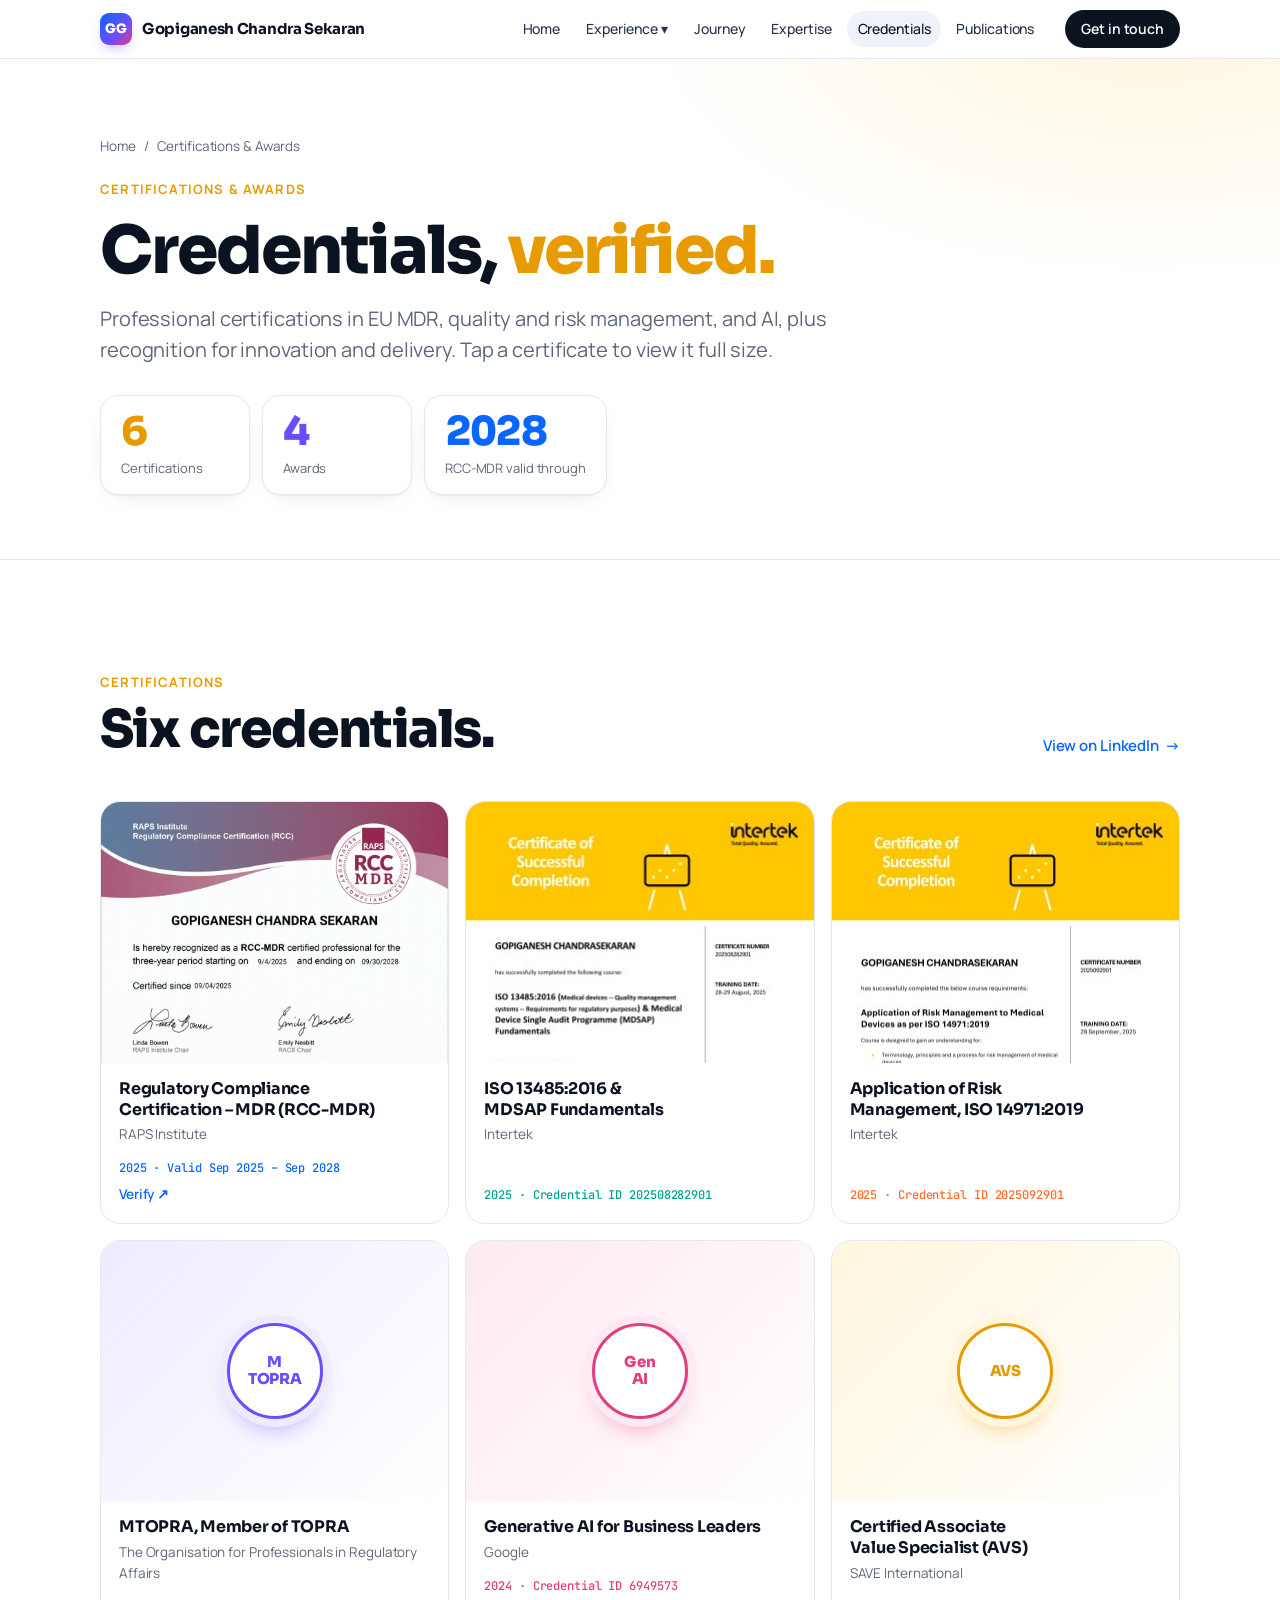
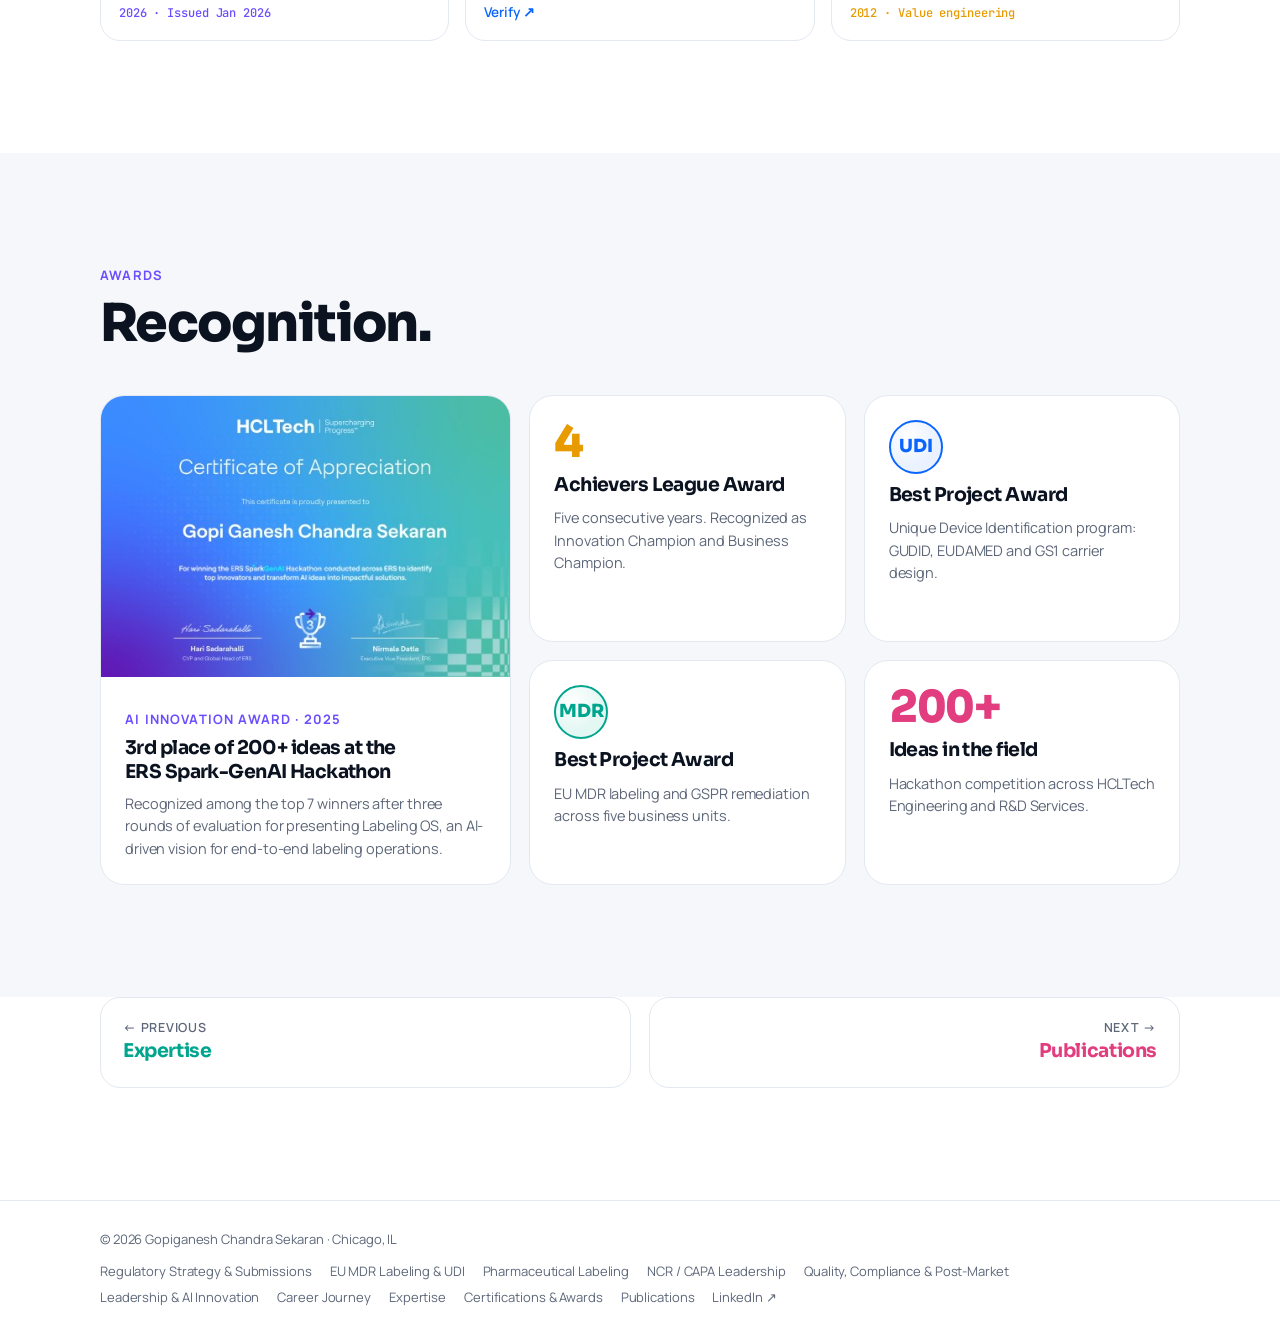
<file: credentials.html>
<!doctype html>
<html lang="en">
<head>
<meta charset="utf-8">
<meta name="viewport" content="width=device-width, initial-scale=1, viewport-fit=cover">
<title>Certifications &amp; Awards · Gopiganesh Chandra Sekaran</title>
<meta name="description" content="GG&#x27;s certifications (RCC-MDR, MTOPRA, ISO 13485 &amp; MDSAP, ISO 14971, Google GenAI, AVS) and awards.">
<meta name="theme-color" content="#ffffff">
<link rel="canonical" href="https://gopiganeshc.github.io/credentials.html">
<meta property="og:type" content="profile">
<meta property="og:title" content="Certifications &amp; Awards · Gopiganesh Chandra Sekaran">
<meta property="og:description" content="GG&#x27;s certifications (RCC-MDR, MTOPRA, ISO 13485 &amp; MDSAP, ISO 14971, Google GenAI, AVS) and awards.">
<meta property="og:url" content="https://gopiganeshc.github.io/credentials.html">
<meta property="og:image" content="https://gopiganeshc.github.io/assets/img/rcc-mdr.jpg">
<meta name="twitter:card" content="summary_large_image">
<link rel="icon" href="data:image/svg+xml,%3Csvg xmlns='http://www.w3.org/2000/svg' viewBox='0 0 64 64'%3E%3Cdefs%3E%3ClinearGradient id='g' x1='0' y1='0' x2='1' y2='1'%3E%3Cstop offset='0' stop-color='%230a66ff'/%3E%3Cstop offset='.6' stop-color='%236b4dff'/%3E%3Cstop offset='1' stop-color='%23e23d7f'/%3E%3C/linearGradient%3E%3C/defs%3E%3Crect width='64' height='64' rx='16' fill='url(%23g)'/%3E%3Ctext x='32' y='42' font-family='Arial' font-weight='800' font-size='26' fill='white' text-anchor='middle'%3EGG%3C/text%3E%3C/svg%3E">
<link rel="preconnect" href="https://fonts.googleapis.com">
<link rel="preconnect" href="https://fonts.gstatic.com" crossorigin>
<link rel="stylesheet" href="https://fonts.googleapis.com/css2?family=Sora:wght@600;700;800&family=Manrope:wght@400;500;600;700&family=JetBrains+Mono:wght@400;500&display=swap">
<link rel="stylesheet" href="assets/style.css">
</head>
<body>
<div class="progress" aria-hidden="true"><span></span></div>
<header class="nav">
  <div class="wrap">
    <a class="brand" href="index.html" aria-label="Home"><span class="mark">GG</span><span>Gopiganesh Chandra Sekaran</span></a>
    <ul class="menu" id="menu">
      <li><a href="index.html">Home</a></li>
      <li class="has-drop"><button type="button" aria-expanded="false" aria-haspopup="true">Experience ▾</button><ul class="drop" style="list-style:none;margin:0"><li><a href="submissions.html" class="c-teal"><span class="dot"></span><span>Regulatory Strategy &amp; Submissions<small>De Novo, Special 510(k), global dossiers</small></span></a></li><li><a href="eu-mdr.html" class="c-blue"><span class="dot"></span><span>EU MDR Labeling &amp; UDI<small>1,200+ SKUs remediated end to end</small></span></a></li><li><a href="pharma-labeling.html" class="c-pink"><span class="dot"></span><span>Pharmaceutical Labeling<small>TPL, CCDS, USPI and EU SmPC</small></span></a></li><li><a href="capa.html" class="c-orange"><span class="dot"></span><span>NCR / CAPA Leadership<small>Global remediation without redesign</small></span></a></li><li><a href="quality.html" class="c-amber"><span class="dot"></span><span>Quality, Compliance &amp; Post-Market<small>QMS, audits, TMV and biocompatibility</small></span></a></li><li><a href="ai-innovation.html" class="c-violet"><span class="dot"></span><span>Leadership &amp; AI Innovation<small>GLAM, Label Nova and Copilot for RA</small></span></a></li></ul></li>
      <li><a href="journey.html">Journey</a></li>
      <li><a href="expertise.html">Expertise</a></li>
      <li><a href="credentials.html" aria-current="page">Credentials</a></li>
      <li><a href="publications.html">Publications</a></li>
    </ul>
    <a class="cta" href="index.html#contact">Get in touch</a>
    <button class="burger" type="button" aria-label="Open menu" aria-expanded="false" aria-controls="menu"><span></span></button>
  </div>
</header>
<main><section class="page-hero c-amber">
  <div class="wrap">
    <nav class="crumbs" aria-label="Breadcrumb"><a href="index.html">Home</a><span>/</span><span>Certifications &amp; Awards</span></nav>
    <div class="eyebrow" style="margin-top:22px;color:var(--c)">Certifications &amp; awards</div>
    <h1>Credentials, <em>verified.</em></h1>
    <p class="lede">Professional certifications in EU MDR, quality and risk management, and AI, plus recognition for innovation and delivery. Tap a certificate to view it full size.</p>
    <div class="kpis"><div class="kpi-box c-amber"><div class="num">6</div><div class="t">Certifications</div></div><div class="kpi-box c-violet"><div class="num">4</div><div class="t">Awards</div></div><div class="kpi-box c-blue"><div class="num">2028</div><div class="t">RCC-MDR valid through</div></div></div>
  </div>
</section>

<section class="sec"><div class="wrap"><div class="sec-head reveal"><div><div class="eyebrow" style="color:var(--amber)">Certifications</div><h2>Six credentials.</h2></div><a class="more c-blue" href="https://www.linkedin.com/in/gopi-ganesh-chandra-sekaran-rcc-mdr-mtopra-7389b220/details/certifications/" target="_blank" rel="noopener">View on LinkedIn</a></div><div class="gallery g3"><article class="cert reveal c-blue"><button class="shot" type="button" data-full="assets/img/rcc-mdr.jpg" data-cap="Regulatory Compliance Certification – MDR (RCC-MDR) · RAPS Institute" aria-label="View Regulatory Compliance Certification – MDR (RCC-MDR) certificate"><img src="assets/img/rcc-mdr.jpg" alt="Regulatory Compliance Certification – MDR (RCC-MDR) certificate"></button><div class="body"><h4>Regulatory Compliance Certification – MDR (RCC-MDR)</h4><div class="who">RAPS Institute</div><div class="yr"><span>2025 · Valid Sep 2025 – Sep 2028</span><a href="https://bcert.me/simgoiayc" target="_blank" rel="noopener">Verify ↗</a></div></div></article><article class="cert reveal c-teal"><button class="shot" type="button" data-full="assets/img/iso13485-mdsap.jpg" data-cap="ISO 13485:2016 &amp; MDSAP Fundamentals · Intertek" aria-label="View ISO 13485:2016 &amp; MDSAP Fundamentals certificate"><img src="assets/img/iso13485-mdsap.jpg" alt="ISO 13485:2016 &amp; MDSAP Fundamentals certificate"></button><div class="body"><h4>ISO 13485:2016 &amp; MDSAP Fundamentals</h4><div class="who">Intertek</div><div class="yr"><span>2025 · Credential ID 202508282901</span></div></div></article><article class="cert reveal c-orange"><button class="shot" type="button" data-full="assets/img/iso14971.jpg" data-cap="Application of Risk Management, ISO 14971:2019 · Intertek" aria-label="View Application of Risk Management, ISO 14971:2019 certificate"><img src="assets/img/iso14971.jpg" alt="Application of Risk Management, ISO 14971:2019 certificate"></button><div class="body"><h4>Application of Risk Management, ISO 14971:2019</h4><div class="who">Intertek</div><div class="yr"><span>2025 · Credential ID 2025092901</span></div></div></article><article class="cert reveal c-violet"><div class="badge-art"><div class="seal">M<br>TOPRA</div></div><div class="body"><h4>MTOPRA, Member of TOPRA</h4><div class="who">The Organisation for Professionals in Regulatory Affairs</div><div class="yr"><span>2026 · Issued Jan 2026</span></div></div></article><article class="cert reveal c-pink"><div class="badge-art"><div class="seal">Gen<br>AI</div></div><div class="body"><h4>Generative AI for Business Leaders</h4><div class="who">Google</div><div class="yr"><span>2024 · Credential ID 6949573</span><a href="https://partner.cloudskillsboost.google/public_profiles/68e0ac2b-ffe8-43c6-bd31-3831e7353ce6/badges/6949573" target="_blank" rel="noopener">Verify ↗</a></div></div></article><article class="cert reveal c-amber"><div class="badge-art"><div class="seal">AVS</div></div><div class="body"><h4>Certified Associate Value Specialist (AVS)</h4><div class="who">SAVE International</div><div class="yr"><span>2012 · Value engineering</span></div></div></article></div></div></section>
<section class="sec tint" id="awards"><div class="wrap"><div class="sec-head reveal"><div><div class="eyebrow" style="color:var(--violet)">Awards</div><h2>Recognition.</h2></div></div><div class="awards">
  <article class="award feature reveal c-violet">
    <button class="shot" type="button" data-full="assets/img/genai-hackathon.jpg" data-cap="Certificate of Appreciation · ERS Spark-GenAI Hackathon 2025" aria-label="View hackathon certificate"><img src="assets/img/genai-hackathon.jpg" alt="HCLTech certificate of appreciation for the ERS Spark-GenAI Hackathon"></button>
    <div class="body">
      <div class="eyebrow" style="color:var(--violet)">AI Innovation Award · 2025</div>
      <h3>3rd place of 200+ ideas at the ERS Spark-GenAI Hackathon</h3>
      <p>Recognized among the top 7 winners after three rounds of evaluation for presenting Labeling OS, an AI-driven vision for end-to-end labeling operations.</p>
    </div>
  </article>
  <article class="award reveal c-amber"><div class="num" data-to="5">5</div><h3>Achievers League Award</h3><p>Five consecutive years. Recognized as Innovation Champion and Business Champion.</p></article>
  <article class="award reveal c-blue"><div class="medal">UDI</div><h3>Best Project Award</h3><p>Unique Device Identification program: GUDID, EUDAMED and GS1 carrier design.</p></article>
  <article class="award reveal c-teal"><div class="medal">MDR</div><h3>Best Project Award</h3><p>EU MDR labeling and GSPR remediation across five business units.</p></article>
  <article class="award reveal c-pink"><div class="num">200+</div><h3>Ideas in the field</h3><p>Hackathon competition across HCLTech Engineering and R&amp;D Services.</p></article>
</div></div></section>
<section class="sec" style="padding-top:0"><div class="wrap pager">
  <a href="expertise.html" class="c-teal"><small>← Previous</small><b>Expertise</b></a>
  <a href="publications.html" class="nx c-pink"><small>Next →</small><b>Publications</b></a>
</div></section></main><footer>
  <div class="wrap">
    <span>© 2026 Gopiganesh Chandra Sekaran · Chicago, IL</span>
    <nav aria-label="Footer"><a href="submissions.html">Regulatory Strategy &amp; Submissions</a><a href="eu-mdr.html">EU MDR Labeling &amp; UDI</a><a href="pharma-labeling.html">Pharmaceutical Labeling</a><a href="capa.html">NCR / CAPA Leadership</a><a href="quality.html">Quality, Compliance &amp; Post-Market</a><a href="ai-innovation.html">Leadership &amp; AI Innovation</a><a href="journey.html">Career Journey</a><a href="expertise.html">Expertise</a><a href="credentials.html">Certifications &amp; Awards</a><a href="publications.html">Publications</a><a href="https://www.linkedin.com/in/gopi-ganesh-chandra-sekaran-rcc-mdr-mtopra-7389b220/" target="_blank" rel="noopener">LinkedIn ↗</a></nav>
  </div>
</footer>
<div class="lightbox" id="lightbox" hidden role="dialog" aria-modal="true" aria-label="Certificate preview">
  <figure><img alt=""><figcaption><span></span><button class="x" type="button">Close</button></figcaption></figure>
</div>
<script src="assets/main.js"></script>
</body>
</html>
</file>
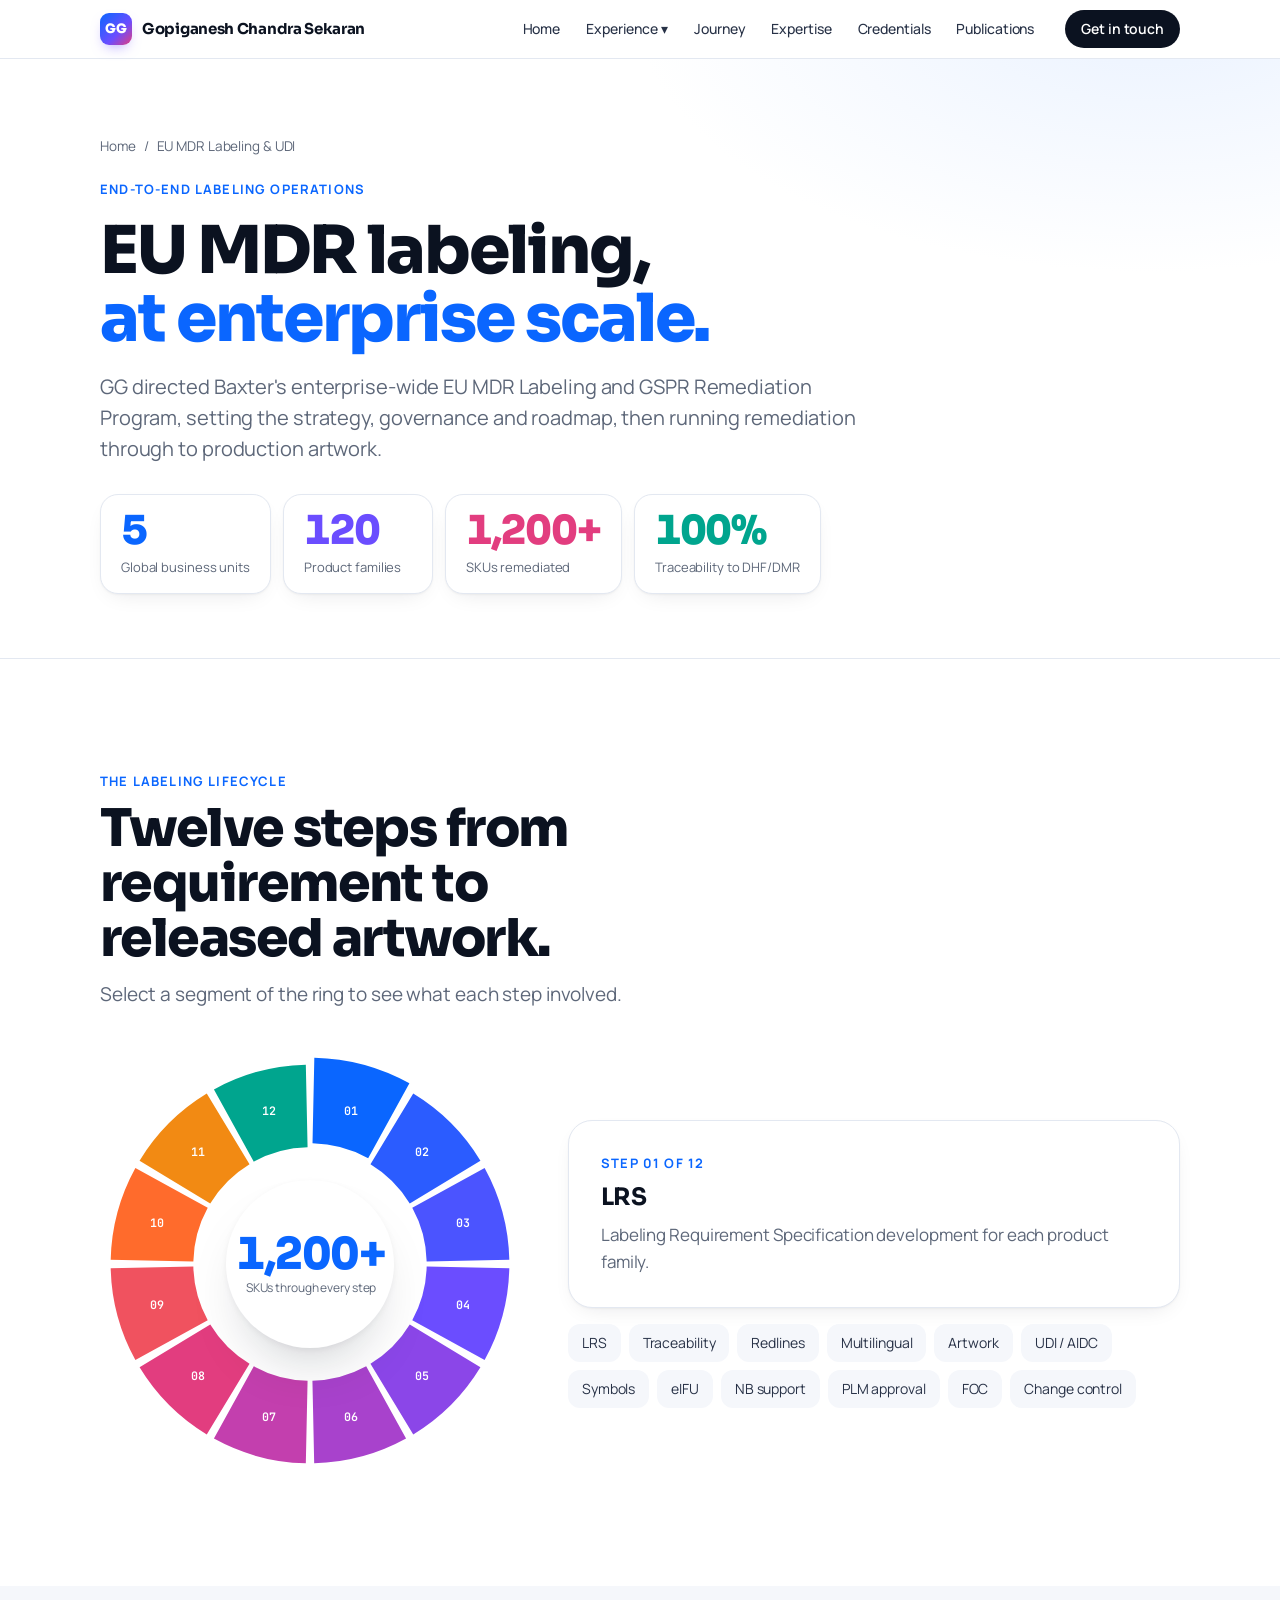
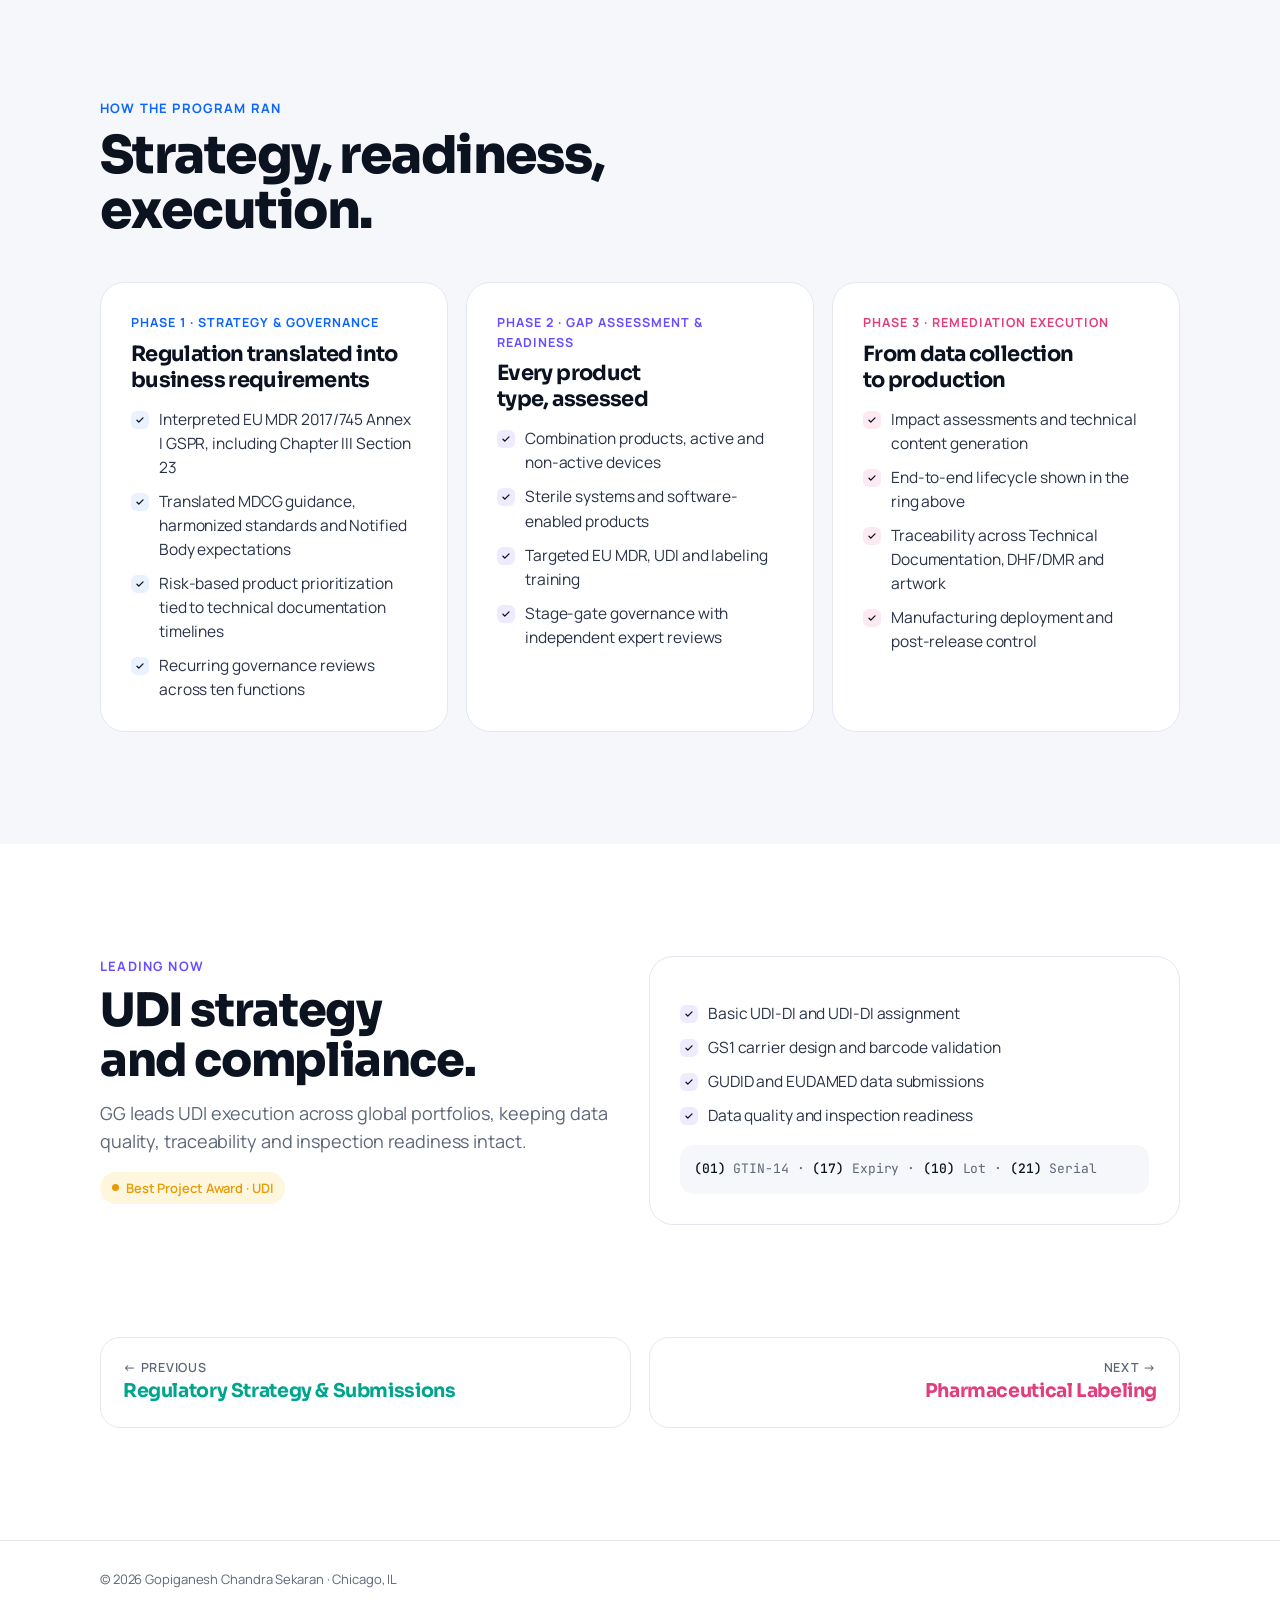
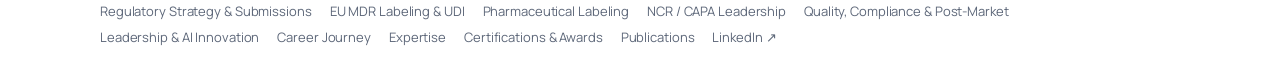
<file: eu-mdr.html>
<!doctype html>
<html lang="en">
<head>
<meta charset="utf-8">
<meta name="viewport" content="width=device-width, initial-scale=1, viewport-fit=cover">
<title>EU MDR Labeling &amp; UDI · Gopiganesh Chandra Sekaran</title>
<meta name="description" content="Enterprise EU MDR labeling and GSPR remediation for 1,200+ SKUs, the 12-step labeling lifecycle, and UDI strategy.">
<meta name="theme-color" content="#ffffff">
<link rel="canonical" href="https://gopiganeshc.github.io/eu-mdr.html">
<meta property="og:type" content="profile">
<meta property="og:title" content="EU MDR Labeling &amp; UDI · Gopiganesh Chandra Sekaran">
<meta property="og:description" content="Enterprise EU MDR labeling and GSPR remediation for 1,200+ SKUs, the 12-step labeling lifecycle, and UDI strategy.">
<meta property="og:url" content="https://gopiganeshc.github.io/eu-mdr.html">
<meta property="og:image" content="https://gopiganeshc.github.io/assets/img/rcc-mdr.jpg">
<meta name="twitter:card" content="summary_large_image">
<link rel="icon" href="data:image/svg+xml,%3Csvg xmlns='http://www.w3.org/2000/svg' viewBox='0 0 64 64'%3E%3Cdefs%3E%3ClinearGradient id='g' x1='0' y1='0' x2='1' y2='1'%3E%3Cstop offset='0' stop-color='%230a66ff'/%3E%3Cstop offset='.6' stop-color='%236b4dff'/%3E%3Cstop offset='1' stop-color='%23e23d7f'/%3E%3C/linearGradient%3E%3C/defs%3E%3Crect width='64' height='64' rx='16' fill='url(%23g)'/%3E%3Ctext x='32' y='42' font-family='Arial' font-weight='800' font-size='26' fill='white' text-anchor='middle'%3EGG%3C/text%3E%3C/svg%3E">
<link rel="preconnect" href="https://fonts.googleapis.com">
<link rel="preconnect" href="https://fonts.gstatic.com" crossorigin>
<link rel="stylesheet" href="https://fonts.googleapis.com/css2?family=Sora:wght@600;700;800&family=Manrope:wght@400;500;600;700&family=JetBrains+Mono:wght@400;500&display=swap">
<link rel="stylesheet" href="assets/style.css">
</head>
<body>
<div class="progress" aria-hidden="true"><span></span></div>
<header class="nav">
  <div class="wrap">
    <a class="brand" href="index.html" aria-label="Home"><span class="mark">GG</span><span>Gopiganesh Chandra Sekaran</span></a>
    <ul class="menu" id="menu">
      <li><a href="index.html">Home</a></li>
      <li class="has-drop"><button type="button" aria-expanded="false" aria-haspopup="true">Experience ▾</button><ul class="drop" style="list-style:none;margin:0"><li><a href="submissions.html" class="c-teal"><span class="dot"></span><span>Regulatory Strategy &amp; Submissions<small>De Novo, Special 510(k), global dossiers</small></span></a></li><li><a href="eu-mdr.html" class="c-blue" aria-current="page"><span class="dot"></span><span>EU MDR Labeling &amp; UDI<small>1,200+ SKUs remediated end to end</small></span></a></li><li><a href="pharma-labeling.html" class="c-pink"><span class="dot"></span><span>Pharmaceutical Labeling<small>TPL, CCDS, USPI and EU SmPC</small></span></a></li><li><a href="capa.html" class="c-orange"><span class="dot"></span><span>NCR / CAPA Leadership<small>Global remediation without redesign</small></span></a></li><li><a href="quality.html" class="c-amber"><span class="dot"></span><span>Quality, Compliance &amp; Post-Market<small>QMS, audits, TMV and biocompatibility</small></span></a></li><li><a href="ai-innovation.html" class="c-violet"><span class="dot"></span><span>Leadership &amp; AI Innovation<small>GLAM, Label Nova and Copilot for RA</small></span></a></li></ul></li>
      <li><a href="journey.html">Journey</a></li>
      <li><a href="expertise.html">Expertise</a></li>
      <li><a href="credentials.html">Credentials</a></li>
      <li><a href="publications.html">Publications</a></li>
    </ul>
    <a class="cta" href="index.html#contact">Get in touch</a>
    <button class="burger" type="button" aria-label="Open menu" aria-expanded="false" aria-controls="menu"><span></span></button>
  </div>
</header>
<main><section class="page-hero c-blue">
  <div class="wrap">
    <nav class="crumbs" aria-label="Breadcrumb"><a href="index.html">Home</a><span>/</span><span>EU MDR Labeling &amp; UDI</span></nav>
    <div class="eyebrow" style="margin-top:22px;color:var(--c)">End-to-end labeling operations</div>
    <h1>EU MDR labeling, <em>at enterprise scale.</em></h1>
    <p class="lede">GG directed Baxter's enterprise-wide EU MDR Labeling and GSPR Remediation Program, setting the strategy, governance and roadmap, then running remediation through to production artwork.</p>
    <div class="kpis"><div class="kpi-box c-blue"><div class="num">5</div><div class="t">Global business units</div></div><div class="kpi-box c-violet"><div class="num">120</div><div class="t">Product families</div></div><div class="kpi-box c-pink"><div class="num">1,200+</div><div class="t">SKUs remediated</div></div><div class="kpi-box c-teal"><div class="num">100%</div><div class="t">Traceability to DHF/DMR</div></div></div>
  </div>
</section>

<section class="sec"><div class="wrap">
  <div class="sec-head reveal"><div><div class="eyebrow" style="color:var(--blue)">The labeling lifecycle</div><h2>Twelve steps from requirement to released artwork.</h2><p>Select a segment of the ring to see what each step involved.</p></div></div>
  <div class="ring-wrap" data-switch="lc">
    <div class="ring"><svg viewBox="-6 -6 432 432" aria-label="Labeling lifecycle ring" role="tablist"><g class="seg on" data-panel="lc-0" role="tab" tabindex="0" aria-selected="true" aria-label="LRS"><path d="M214.3,5.0 A205,205 0 0 1 308.8,30.4 L267.8,104.8 A120,120 0 0 0 212.5,90.0Z" fill="#0a66ff"/><text x="252.1" y="57.0" text-anchor="middle">01</text></g><g class="seg" data-panel="lc-1" role="tab" tabindex="0" aria-selected="false" aria-label="Traceability"><path d="M316.2,34.7 A205,205 0 0 1 385.3,103.8 L312.6,147.8 A120,120 0 0 0 272.2,107.4Z" fill="#2b5cff"/><text x="324.9" y="99.1" text-anchor="middle">02</text></g><g class="seg" data-panel="lc-2" role="tab" tabindex="0" aria-selected="false" aria-label="Redlines"><path d="M389.6,111.2 A205,205 0 0 1 415.0,205.7 L330.0,207.5 A120,120 0 0 0 315.2,152.2Z" fill="#4b54ff"/><text x="367.0" y="171.9" text-anchor="middle">03</text></g><g class="seg" data-panel="lc-3" role="tab" tabindex="0" aria-selected="false" aria-label="Multilingual"><path d="M415.0,214.3 A205,205 0 0 1 389.6,308.8 L315.2,267.8 A120,120 0 0 0 330.0,212.5Z" fill="#6b4dff"/><text x="367.0" y="256.1" text-anchor="middle">04</text></g><g class="seg" data-panel="lc-4" role="tab" tabindex="0" aria-selected="false" aria-label="Artwork"><path d="M385.3,316.2 A205,205 0 0 1 316.2,385.3 L272.2,312.6 A120,120 0 0 0 312.6,272.2Z" fill="#8b46e8"/><text x="324.9" y="328.9" text-anchor="middle">05</text></g><g class="seg" data-panel="lc-5" role="tab" tabindex="0" aria-selected="false" aria-label="UDI / AIDC"><path d="M308.8,389.6 A205,205 0 0 1 214.3,415.0 L212.5,330.0 A120,120 0 0 0 267.8,315.2Z" fill="#a842cc"/><text x="252.1" y="371.0" text-anchor="middle">06</text></g><g class="seg" data-panel="lc-6" role="tab" tabindex="0" aria-selected="false" aria-label="Symbols"><path d="M205.7,415.0 A205,205 0 0 1 111.2,389.6 L152.2,315.2 A120,120 0 0 0 207.5,330.0Z" fill="#c33fae"/><text x="167.9" y="371.0" text-anchor="middle">07</text></g><g class="seg" data-panel="lc-7" role="tab" tabindex="0" aria-selected="false" aria-label="eIFU"><path d="M103.8,385.3 A205,205 0 0 1 34.7,316.2 L107.4,272.2 A120,120 0 0 0 147.8,312.6Z" fill="#e23d7f"/><text x="95.1" y="328.9" text-anchor="middle">08</text></g><g class="seg" data-panel="lc-8" role="tab" tabindex="0" aria-selected="false" aria-label="NB support"><path d="M30.4,308.8 A205,205 0 0 1 5.0,214.3 L90.0,212.5 A120,120 0 0 0 104.8,267.8Z" fill="#f0525f"/><text x="53.0" y="256.1" text-anchor="middle">09</text></g><g class="seg" data-panel="lc-9" role="tab" tabindex="0" aria-selected="false" aria-label="PLM approval"><path d="M5.0,205.7 A205,205 0 0 1 30.4,111.2 L104.8,152.2 A120,120 0 0 0 90.0,207.5Z" fill="#ff6b2c"/><text x="53.0" y="171.9" text-anchor="middle">10</text></g><g class="seg" data-panel="lc-10" role="tab" tabindex="0" aria-selected="false" aria-label="FOC"><path d="M34.7,103.8 A205,205 0 0 1 103.8,34.7 L147.8,107.4 A120,120 0 0 0 107.4,147.8Z" fill="#f28a13"/><text x="95.1" y="99.1" text-anchor="middle">11</text></g><g class="seg" data-panel="lc-11" role="tab" tabindex="0" aria-selected="false" aria-label="Change control"><path d="M111.2,30.4 A205,205 0 0 1 205.7,5.0 L207.5,90.0 A120,120 0 0 0 152.2,104.8Z" fill="#00a58e"/><text x="167.9" y="57.0" text-anchor="middle">12</text></g></svg><div class="center"><div><div class="num c-blue" style="color:var(--blue)">1,200+</div><small>SKUs through every step</small></div></div></div>
    <div><div class="panel c-blue" id="lc-0" data-group="lc"><div class="eyebrow" style="color:#0a66ff">Step 01 of 12</div><h3 style="margin-top:6px">LRS</h3><p class="sub">Labeling Requirement Specification development for each product family.</p></div><div class="panel c-blue" id="lc-1" data-group="lc" hidden><div class="eyebrow" style="color:#2b5cff">Step 02 of 12</div><h3 style="margin-top:6px">Traceability</h3><p class="sub">MDR requirement traceability from Annex I GSPR to every label element.</p></div><div class="panel c-blue" id="lc-2" data-group="lc" hidden><div class="eyebrow" style="color:#4b54ff">Step 03 of 12</div><h3 style="margin-top:6px">Redlines</h3><p class="sub">Redline authoring of labels, IFUs and implant cards.</p></div><div class="panel c-blue" id="lc-3" data-group="lc" hidden><div class="eyebrow" style="color:#6b4dff">Step 04 of 12</div><h3 style="margin-top:6px">Multilingual</h3><p class="sub">Multilingual content harmonization across EU languages.</p></div><div class="panel c-blue" id="lc-4" data-group="lc" hidden><div class="eyebrow" style="color:#8b46e8">Step 05 of 12</div><h3 style="margin-top:6px">Artwork</h3><p class="sub">Artwork development and verification.</p></div><div class="panel c-blue" id="lc-5" data-group="lc" hidden><div class="eyebrow" style="color:#a842cc">Step 06 of 12</div><h3 style="margin-top:6px">UDI / AIDC</h3><p class="sub">UDI and AIDC implementation on labels and packaging.</p></div><div class="panel c-blue" id="lc-6" data-group="lc" hidden><div class="eyebrow" style="color:#c33fae">Step 07 of 12</div><h3 style="margin-top:6px">Symbols</h3><p class="sub">Symbol strategy aligned with ISO 15223-1.</p></div><div class="panel c-blue" id="lc-7" data-group="lc" hidden><div class="eyebrow" style="color:#e23d7f">Step 08 of 12</div><h3 style="margin-top:6px">eIFU</h3><p class="sub">Electronic IFU considerations under EU rules.</p></div><div class="panel c-blue" id="lc-8" data-group="lc" hidden><div class="eyebrow" style="color:#f0525f">Step 09 of 12</div><h3 style="margin-top:6px">NB support</h3><p class="sub">Notified Body submission support and regulatory evidence compilation.</p></div><div class="panel c-blue" id="lc-9" data-group="lc" hidden><div class="eyebrow" style="color:#ff6b2c">Step 10 of 12</div><h3 style="margin-top:6px">PLM approval</h3><p class="sub">Final artwork approval in PLM.</p></div><div class="panel c-blue" id="lc-10" data-group="lc" hidden><div class="eyebrow" style="color:#f28a13">Step 11 of 12</div><h3 style="margin-top:6px">FOC</h3><p class="sub">First-of-Code validation and manufacturing deployment.</p></div><div class="panel c-blue" id="lc-11" data-group="lc" hidden><div class="eyebrow" style="color:#00a58e">Step 12 of 12</div><h3 style="margin-top:6px">Change control</h3><p class="sub">Post-release change control with full traceability.</p></div><div class="chips" style="margin-top:16px"><span style="--c:#0a66ff;--cs:#f5f7fb">LRS</span><span style="--c:#2b5cff;--cs:#f5f7fb">Traceability</span><span style="--c:#4b54ff;--cs:#f5f7fb">Redlines</span><span style="--c:#6b4dff;--cs:#f5f7fb">Multilingual</span><span style="--c:#8b46e8;--cs:#f5f7fb">Artwork</span><span style="--c:#a842cc;--cs:#f5f7fb">UDI / AIDC</span><span style="--c:#c33fae;--cs:#f5f7fb">Symbols</span><span style="--c:#e23d7f;--cs:#f5f7fb">eIFU</span><span style="--c:#f0525f;--cs:#f5f7fb">NB support</span><span style="--c:#ff6b2c;--cs:#f5f7fb">PLM approval</span><span style="--c:#f28a13;--cs:#f5f7fb">FOC</span><span style="--c:#00a58e;--cs:#f5f7fb">Change control</span></div></div>
  </div>
</div></section>

<section class="sec tint"><div class="wrap">
  <div class="sec-head reveal"><div><div class="eyebrow" style="color:var(--blue)">How the program ran</div><h2>Strategy, readiness, execution.</h2></div></div>
  <div class="cards">
    <div class="box reveal c-blue"><div class="k">Phase 1 · Strategy & governance</div><h3>Regulation translated into business requirements</h3><ul class="ticks"><li>Interpreted EU MDR 2017/745 Annex I GSPR, including Chapter III Section 23</li><li>Translated MDCG guidance, harmonized standards and Notified Body expectations</li><li>Risk-based product prioritization tied to technical documentation timelines</li><li>Recurring governance reviews across ten functions</li></ul></div>
    <div class="box reveal c-violet"><div class="k">Phase 2 · Gap assessment & readiness</div><h3>Every product type, assessed</h3><ul class="ticks"><li>Combination products, active and non-active devices</li><li>Sterile systems and software-enabled products</li><li>Targeted EU MDR, UDI and labeling training</li><li>Stage-gate governance with independent expert reviews</li></ul></div>
    <div class="box reveal c-pink"><div class="k">Phase 3 · Remediation execution</div><h3>From data collection to production</h3><ul class="ticks"><li>Impact assessments and technical content generation</li><li>End-to-end lifecycle shown in the ring above</li><li>Traceability across Technical Documentation, DHF/DMR and artwork</li><li>Manufacturing deployment and post-release control</li></ul></div>
  </div>
</div></section>

<section class="sec"><div class="wrap split">
  <div class="reveal"><div class="eyebrow" style="color:var(--violet)">Leading now</div><h2 style="font-size:clamp(30px,4vw,46px);line-height:1.08;font-weight:800;margin-top:10px">UDI strategy and compliance.</h2><p style="color:var(--muted);font-size:18px;margin-top:14px;max-width:52ch">GG leads UDI execution across global portfolios, keeping data quality, traceability and inspection readiness intact.</p><p style="margin-top:16px"><span class="pill c-amber"><i></i>Best Project Award · UDI</span></p></div>
  <div class="box reveal c-violet"><ul class="ticks"><li>Basic UDI-DI and UDI-DI assignment</li><li>GS1 carrier design and barcode validation</li><li>GUDID and EUDAMED data submissions</li><li>Data quality and inspection readiness</li></ul><div class="hri mono" style="margin-top:18px;padding:14px;border-radius:14px;background:var(--bg-2);font-size:13px"><b>(01)</b> GTIN-14 · <b>(17)</b> Expiry · <b>(10)</b> Lot · <b>(21)</b> Serial</div></div>
</div></section>
<section class="sec" style="padding-top:0"><div class="wrap pager">
  <a href="submissions.html" class="c-teal"><small>← Previous</small><b>Regulatory Strategy &amp; Submissions</b></a>
  <a href="pharma-labeling.html" class="nx c-pink"><small>Next →</small><b>Pharmaceutical Labeling</b></a>
</div></section></main><footer>
  <div class="wrap">
    <span>© 2026 Gopiganesh Chandra Sekaran · Chicago, IL</span>
    <nav aria-label="Footer"><a href="submissions.html">Regulatory Strategy &amp; Submissions</a><a href="eu-mdr.html">EU MDR Labeling &amp; UDI</a><a href="pharma-labeling.html">Pharmaceutical Labeling</a><a href="capa.html">NCR / CAPA Leadership</a><a href="quality.html">Quality, Compliance &amp; Post-Market</a><a href="ai-innovation.html">Leadership &amp; AI Innovation</a><a href="journey.html">Career Journey</a><a href="expertise.html">Expertise</a><a href="credentials.html">Certifications &amp; Awards</a><a href="publications.html">Publications</a><a href="https://www.linkedin.com/in/gopi-ganesh-chandra-sekaran-rcc-mdr-mtopra-7389b220/" target="_blank" rel="noopener">LinkedIn ↗</a></nav>
  </div>
</footer>
<div class="lightbox" id="lightbox" hidden role="dialog" aria-modal="true" aria-label="Certificate preview">
  <figure><img alt=""><figcaption><span></span><button class="x" type="button">Close</button></figcaption></figure>
</div>
<script src="assets/main.js"></script>
</body>
</html>
</file>
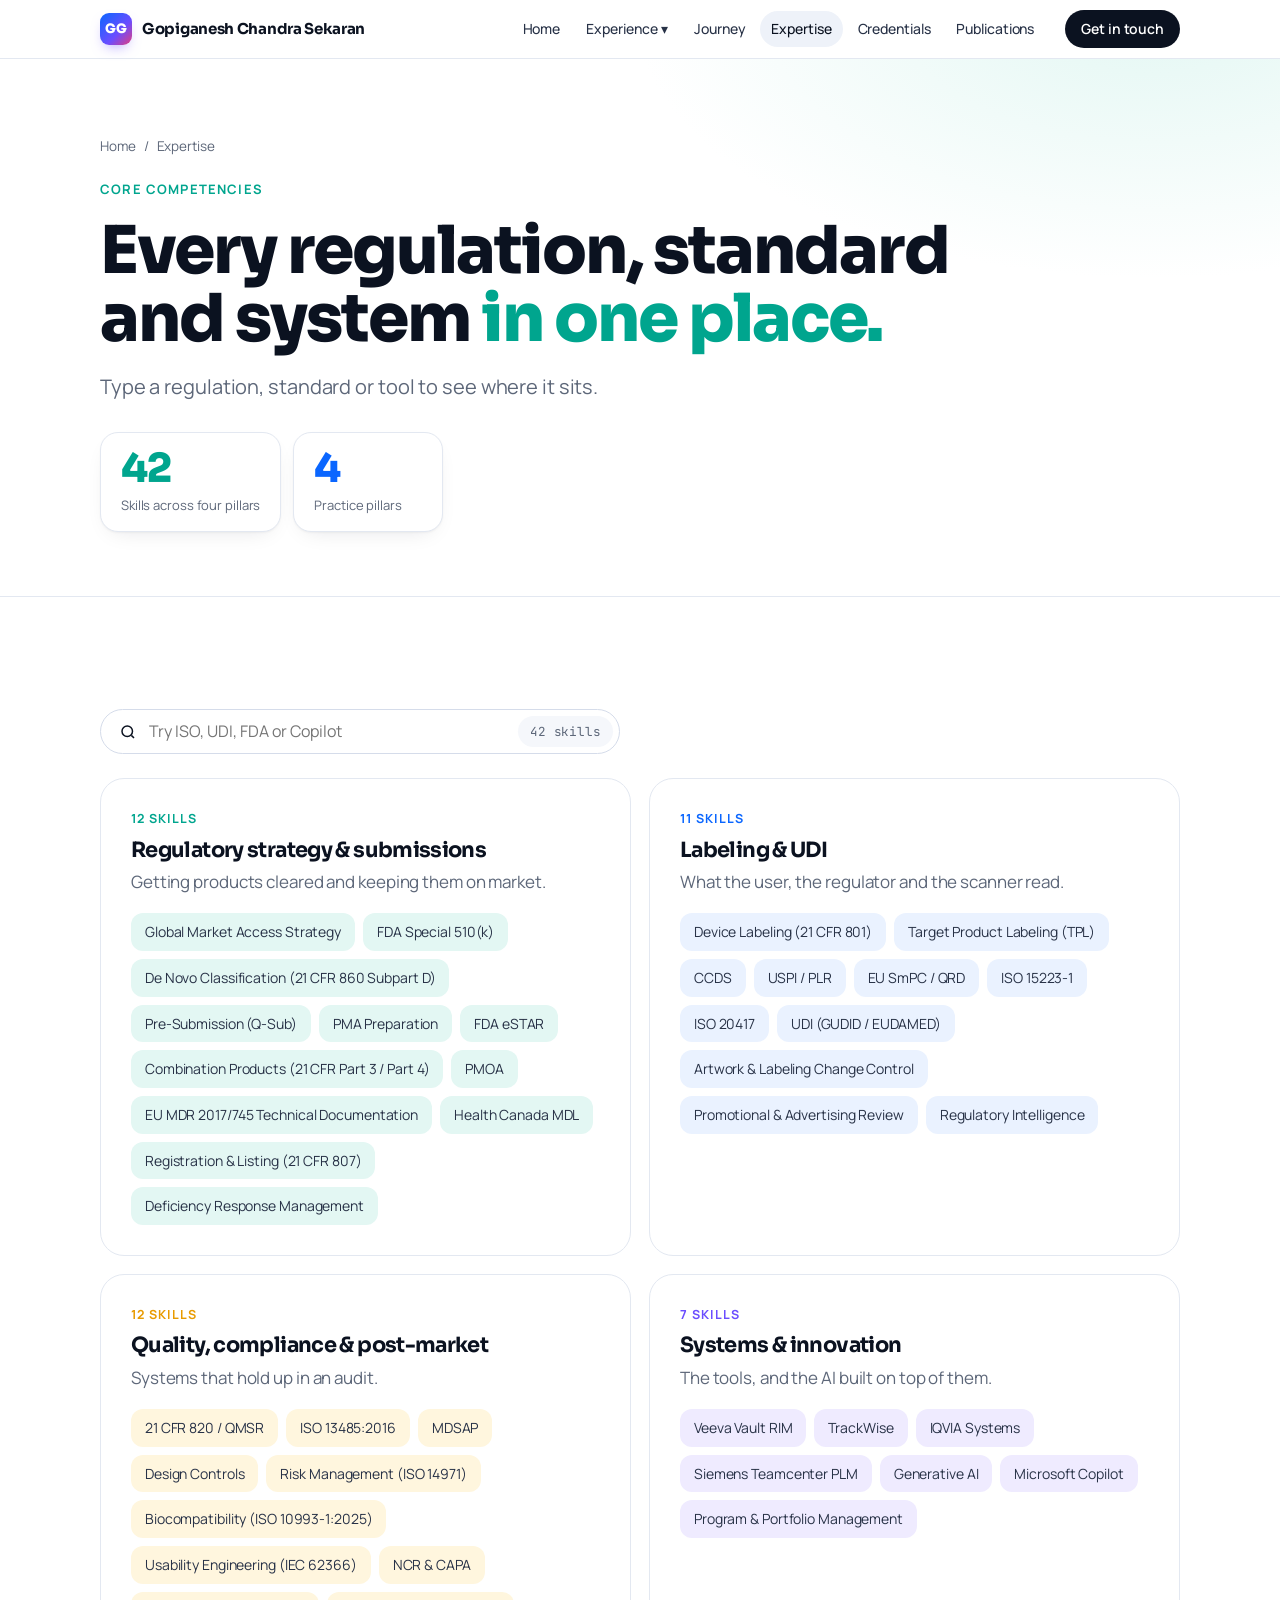
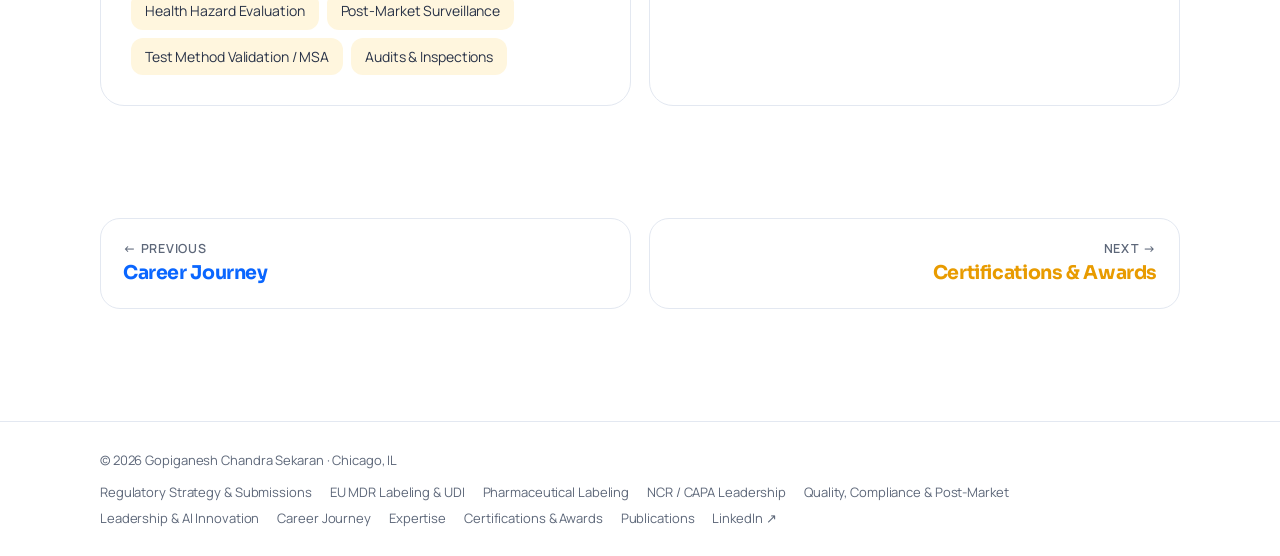
<file: expertise.html>
<!doctype html>
<html lang="en">
<head>
<meta charset="utf-8">
<meta name="viewport" content="width=device-width, initial-scale=1, viewport-fit=cover">
<title>Expertise · Gopiganesh Chandra Sekaran</title>
<meta name="description" content="Searchable list of GG&#x27;s competencies across regulatory strategy, labeling and UDI, quality and post-market, and systems and AI.">
<meta name="theme-color" content="#ffffff">
<link rel="canonical" href="https://gopiganeshc.github.io/expertise.html">
<meta property="og:type" content="profile">
<meta property="og:title" content="Expertise · Gopiganesh Chandra Sekaran">
<meta property="og:description" content="Searchable list of GG&#x27;s competencies across regulatory strategy, labeling and UDI, quality and post-market, and systems and AI.">
<meta property="og:url" content="https://gopiganeshc.github.io/expertise.html">
<meta property="og:image" content="https://gopiganeshc.github.io/assets/img/rcc-mdr.jpg">
<meta name="twitter:card" content="summary_large_image">
<link rel="icon" href="data:image/svg+xml,%3Csvg xmlns='http://www.w3.org/2000/svg' viewBox='0 0 64 64'%3E%3Cdefs%3E%3ClinearGradient id='g' x1='0' y1='0' x2='1' y2='1'%3E%3Cstop offset='0' stop-color='%230a66ff'/%3E%3Cstop offset='.6' stop-color='%236b4dff'/%3E%3Cstop offset='1' stop-color='%23e23d7f'/%3E%3C/linearGradient%3E%3C/defs%3E%3Crect width='64' height='64' rx='16' fill='url(%23g)'/%3E%3Ctext x='32' y='42' font-family='Arial' font-weight='800' font-size='26' fill='white' text-anchor='middle'%3EGG%3C/text%3E%3C/svg%3E">
<link rel="preconnect" href="https://fonts.googleapis.com">
<link rel="preconnect" href="https://fonts.gstatic.com" crossorigin>
<link rel="stylesheet" href="https://fonts.googleapis.com/css2?family=Sora:wght@600;700;800&family=Manrope:wght@400;500;600;700&family=JetBrains+Mono:wght@400;500&display=swap">
<link rel="stylesheet" href="assets/style.css">
</head>
<body>
<div class="progress" aria-hidden="true"><span></span></div>
<header class="nav">
  <div class="wrap">
    <a class="brand" href="index.html" aria-label="Home"><span class="mark">GG</span><span>Gopiganesh Chandra Sekaran</span></a>
    <ul class="menu" id="menu">
      <li><a href="index.html">Home</a></li>
      <li class="has-drop"><button type="button" aria-expanded="false" aria-haspopup="true">Experience ▾</button><ul class="drop" style="list-style:none;margin:0"><li><a href="submissions.html" class="c-teal"><span class="dot"></span><span>Regulatory Strategy &amp; Submissions<small>De Novo, Special 510(k), global dossiers</small></span></a></li><li><a href="eu-mdr.html" class="c-blue"><span class="dot"></span><span>EU MDR Labeling &amp; UDI<small>1,200+ SKUs remediated end to end</small></span></a></li><li><a href="pharma-labeling.html" class="c-pink"><span class="dot"></span><span>Pharmaceutical Labeling<small>TPL, CCDS, USPI and EU SmPC</small></span></a></li><li><a href="capa.html" class="c-orange"><span class="dot"></span><span>NCR / CAPA Leadership<small>Global remediation without redesign</small></span></a></li><li><a href="quality.html" class="c-amber"><span class="dot"></span><span>Quality, Compliance &amp; Post-Market<small>QMS, audits, TMV and biocompatibility</small></span></a></li><li><a href="ai-innovation.html" class="c-violet"><span class="dot"></span><span>Leadership &amp; AI Innovation<small>GLAM, Label Nova and Copilot for RA</small></span></a></li></ul></li>
      <li><a href="journey.html">Journey</a></li>
      <li><a href="expertise.html" aria-current="page">Expertise</a></li>
      <li><a href="credentials.html">Credentials</a></li>
      <li><a href="publications.html">Publications</a></li>
    </ul>
    <a class="cta" href="index.html#contact">Get in touch</a>
    <button class="burger" type="button" aria-label="Open menu" aria-expanded="false" aria-controls="menu"><span></span></button>
  </div>
</header>
<main><section class="page-hero c-teal">
  <div class="wrap">
    <nav class="crumbs" aria-label="Breadcrumb"><a href="index.html">Home</a><span>/</span><span>Expertise</span></nav>
    <div class="eyebrow" style="margin-top:22px;color:var(--c)">Core competencies</div>
    <h1>Every regulation, standard and system <em>in one place.</em></h1>
    <p class="lede">Type a regulation, standard or tool to see where it sits.</p>
    <div class="kpis"><div class="kpi-box c-teal"><div class="num">42</div><div class="t">Skills across four pillars</div></div><div class="kpi-box c-blue"><div class="num">4</div><div class="t">Practice pillars</div></div></div>
  </div>
</section>
<section class="sec"><div class="wrap"><label class="search" for="skill-q"><svg width="18" height="18" viewBox="0 0 24 24" fill="none" stroke="currentColor" stroke-width="2" aria-hidden="true"><circle cx="11" cy="11" r="7"/><path d="m20 20-3.5-3.5"/></svg><input id="skill-q" type="search" placeholder="Try ISO, UDI, FDA or Copilot" autocomplete="off"><output id="skill-count">42 skills</output></label><div class="split"><div class="box reveal c-teal"><div class="k">12 skills</div><h3>Regulatory strategy & submissions</h3><p style="color:var(--muted);margin-top:6px">Getting products cleared and keeping them on market.</p><div class="chips"><span>Global Market Access Strategy</span><span>FDA Special 510(k)</span><span>De Novo Classification (21 CFR 860 Subpart D)</span><span>Pre-Submission (Q-Sub)</span><span>PMA Preparation</span><span>FDA eSTAR</span><span>Combination Products (21 CFR Part 3 / Part 4)</span><span>PMOA</span><span>EU MDR 2017/745 Technical Documentation</span><span>Health Canada MDL</span><span>Registration &amp; Listing (21 CFR 807)</span><span>Deficiency Response Management</span></div></div><div class="box reveal c-blue"><div class="k">11 skills</div><h3>Labeling & UDI</h3><p style="color:var(--muted);margin-top:6px">What the user, the regulator and the scanner read.</p><div class="chips"><span>Device Labeling (21 CFR 801)</span><span>Target Product Labeling (TPL)</span><span>CCDS</span><span>USPI / PLR</span><span>EU SmPC / QRD</span><span>ISO 15223-1</span><span>ISO 20417</span><span>UDI (GUDID / EUDAMED)</span><span>Artwork &amp; Labeling Change Control</span><span>Promotional &amp; Advertising Review</span><span>Regulatory Intelligence</span></div></div><div class="box reveal c-amber"><div class="k">12 skills</div><h3>Quality, compliance & post-market</h3><p style="color:var(--muted);margin-top:6px">Systems that hold up in an audit.</p><div class="chips"><span>21 CFR 820 / QMSR</span><span>ISO 13485:2016</span><span>MDSAP</span><span>Design Controls</span><span>Risk Management (ISO 14971)</span><span>Biocompatibility (ISO 10993-1:2025)</span><span>Usability Engineering (IEC 62366)</span><span>NCR &amp; CAPA</span><span>Health Hazard Evaluation</span><span>Post-Market Surveillance</span><span>Test Method Validation / MSA</span><span>Audits &amp; Inspections</span></div></div><div class="box reveal c-violet"><div class="k">7 skills</div><h3>Systems & innovation</h3><p style="color:var(--muted);margin-top:6px">The tools, and the AI built on top of them.</p><div class="chips"><span>Veeva Vault RIM</span><span>TrackWise</span><span>IQVIA Systems</span><span>Siemens Teamcenter PLM</span><span>Generative AI</span><span>Microsoft Copilot</span><span>Program &amp; Portfolio Management</span></div></div></div></div></section><section class="sec" style="padding-top:0"><div class="wrap pager">
  <a href="journey.html" class="c-blue"><small>← Previous</small><b>Career Journey</b></a>
  <a href="credentials.html" class="nx c-amber"><small>Next →</small><b>Certifications &amp; Awards</b></a>
</div></section></main><footer>
  <div class="wrap">
    <span>© 2026 Gopiganesh Chandra Sekaran · Chicago, IL</span>
    <nav aria-label="Footer"><a href="submissions.html">Regulatory Strategy &amp; Submissions</a><a href="eu-mdr.html">EU MDR Labeling &amp; UDI</a><a href="pharma-labeling.html">Pharmaceutical Labeling</a><a href="capa.html">NCR / CAPA Leadership</a><a href="quality.html">Quality, Compliance &amp; Post-Market</a><a href="ai-innovation.html">Leadership &amp; AI Innovation</a><a href="journey.html">Career Journey</a><a href="expertise.html">Expertise</a><a href="credentials.html">Certifications &amp; Awards</a><a href="publications.html">Publications</a><a href="https://www.linkedin.com/in/gopi-ganesh-chandra-sekaran-rcc-mdr-mtopra-7389b220/" target="_blank" rel="noopener">LinkedIn ↗</a></nav>
  </div>
</footer>
<div class="lightbox" id="lightbox" hidden role="dialog" aria-modal="true" aria-label="Certificate preview">
  <figure><img alt=""><figcaption><span></span><button class="x" type="button">Close</button></figcaption></figure>
</div>
<script src="assets/main.js"></script>
</body>
</html>
</file>
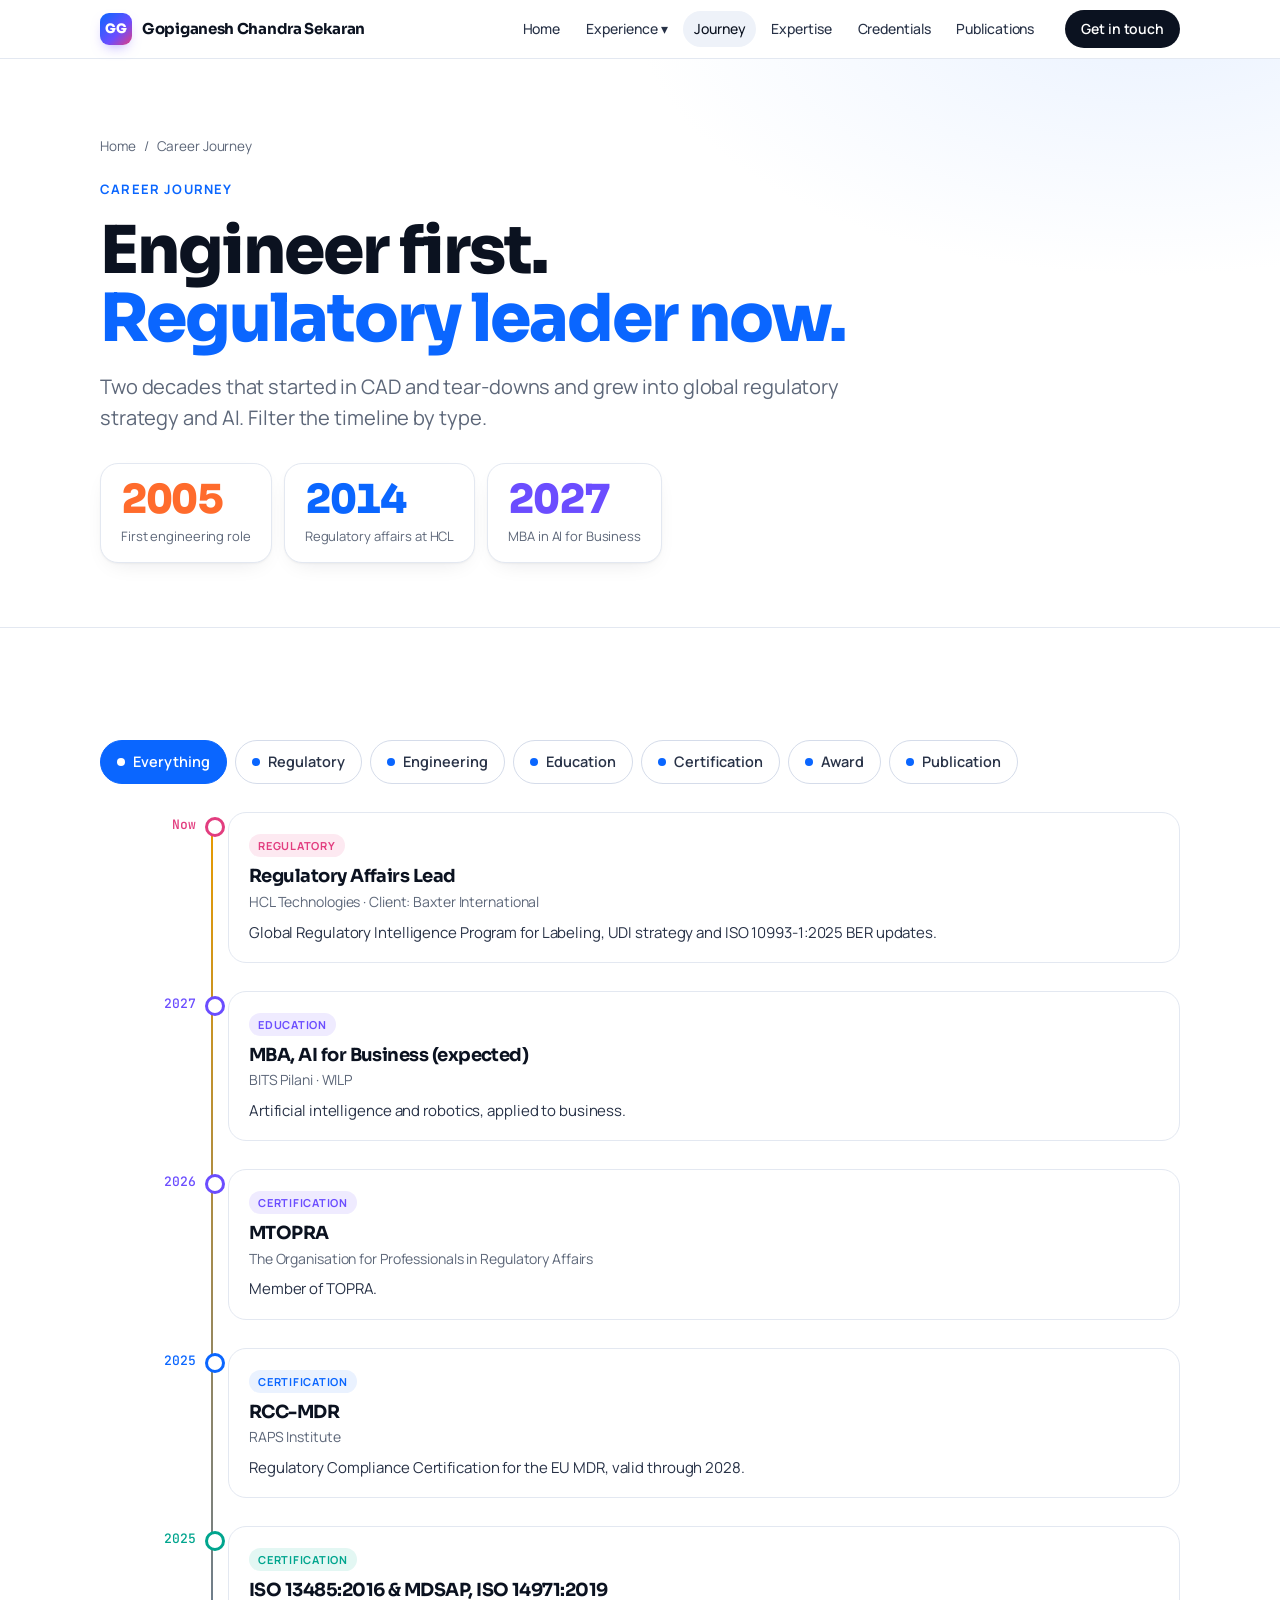
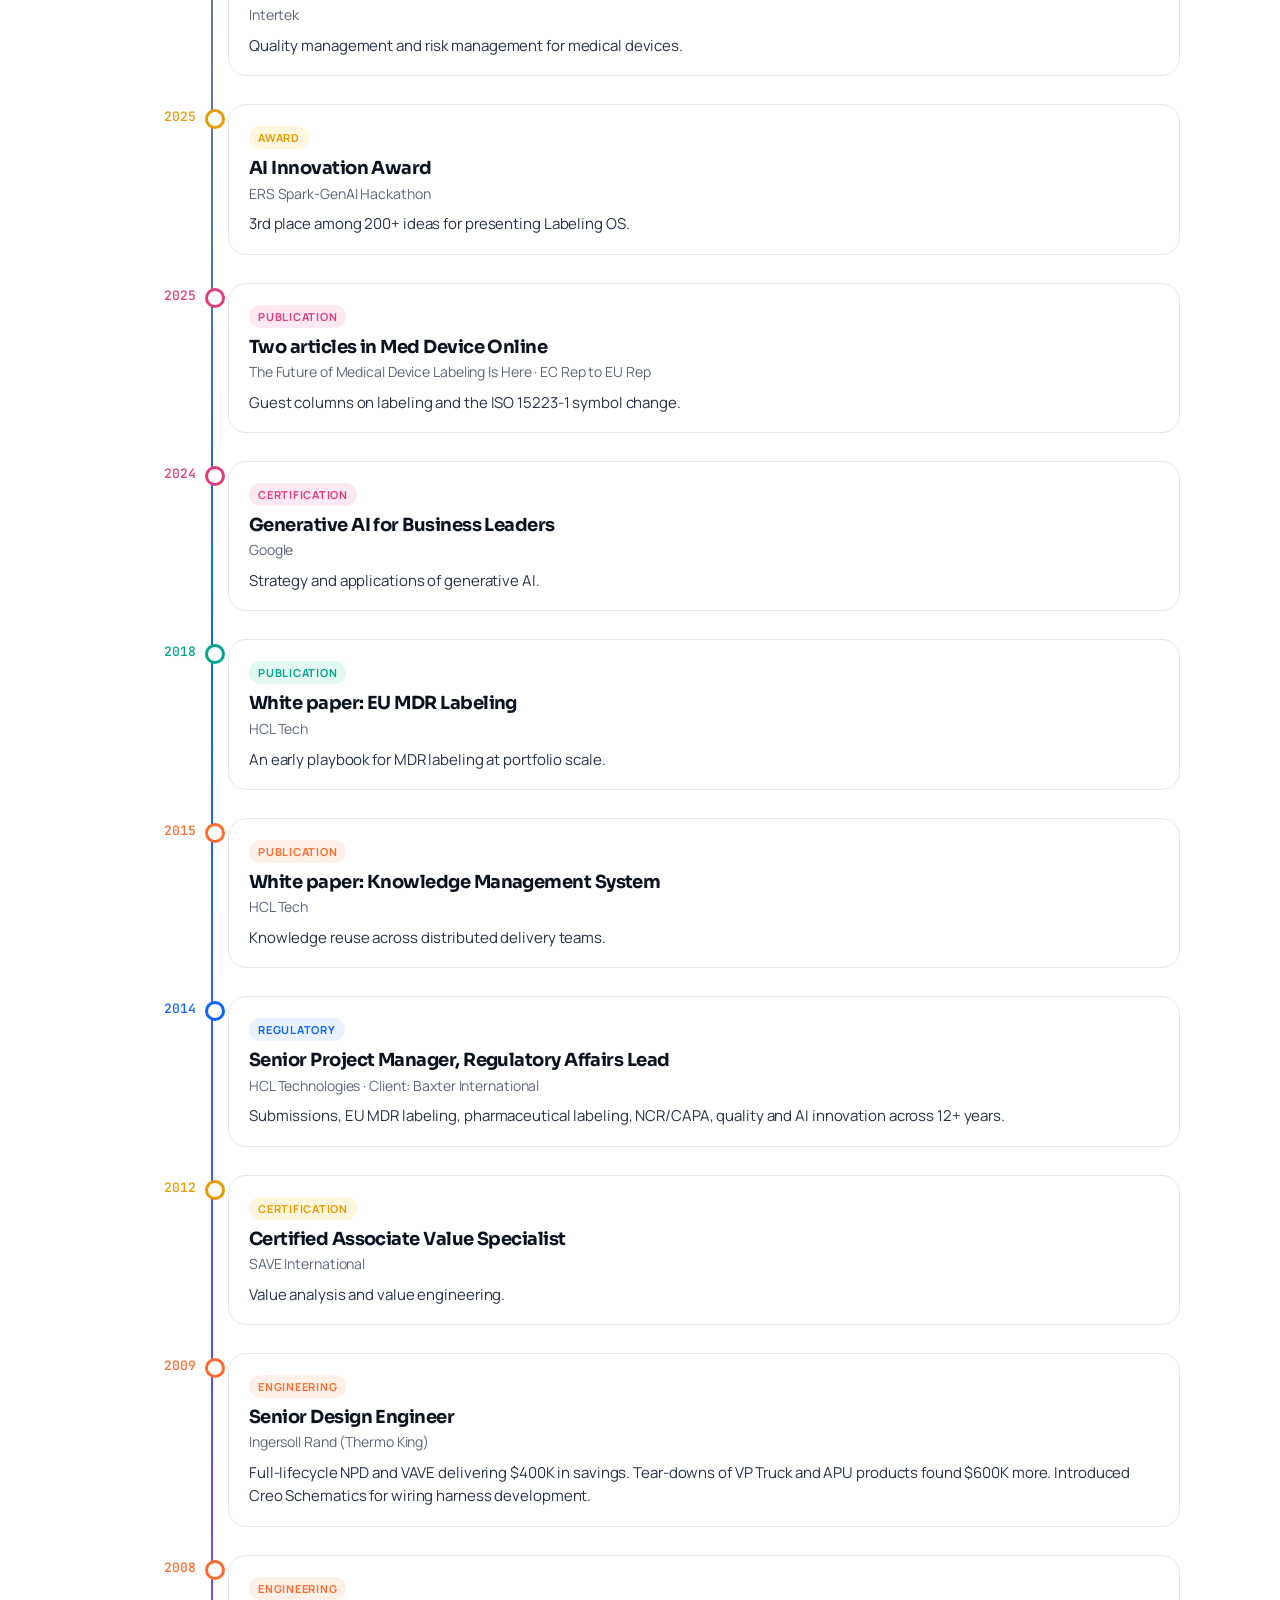
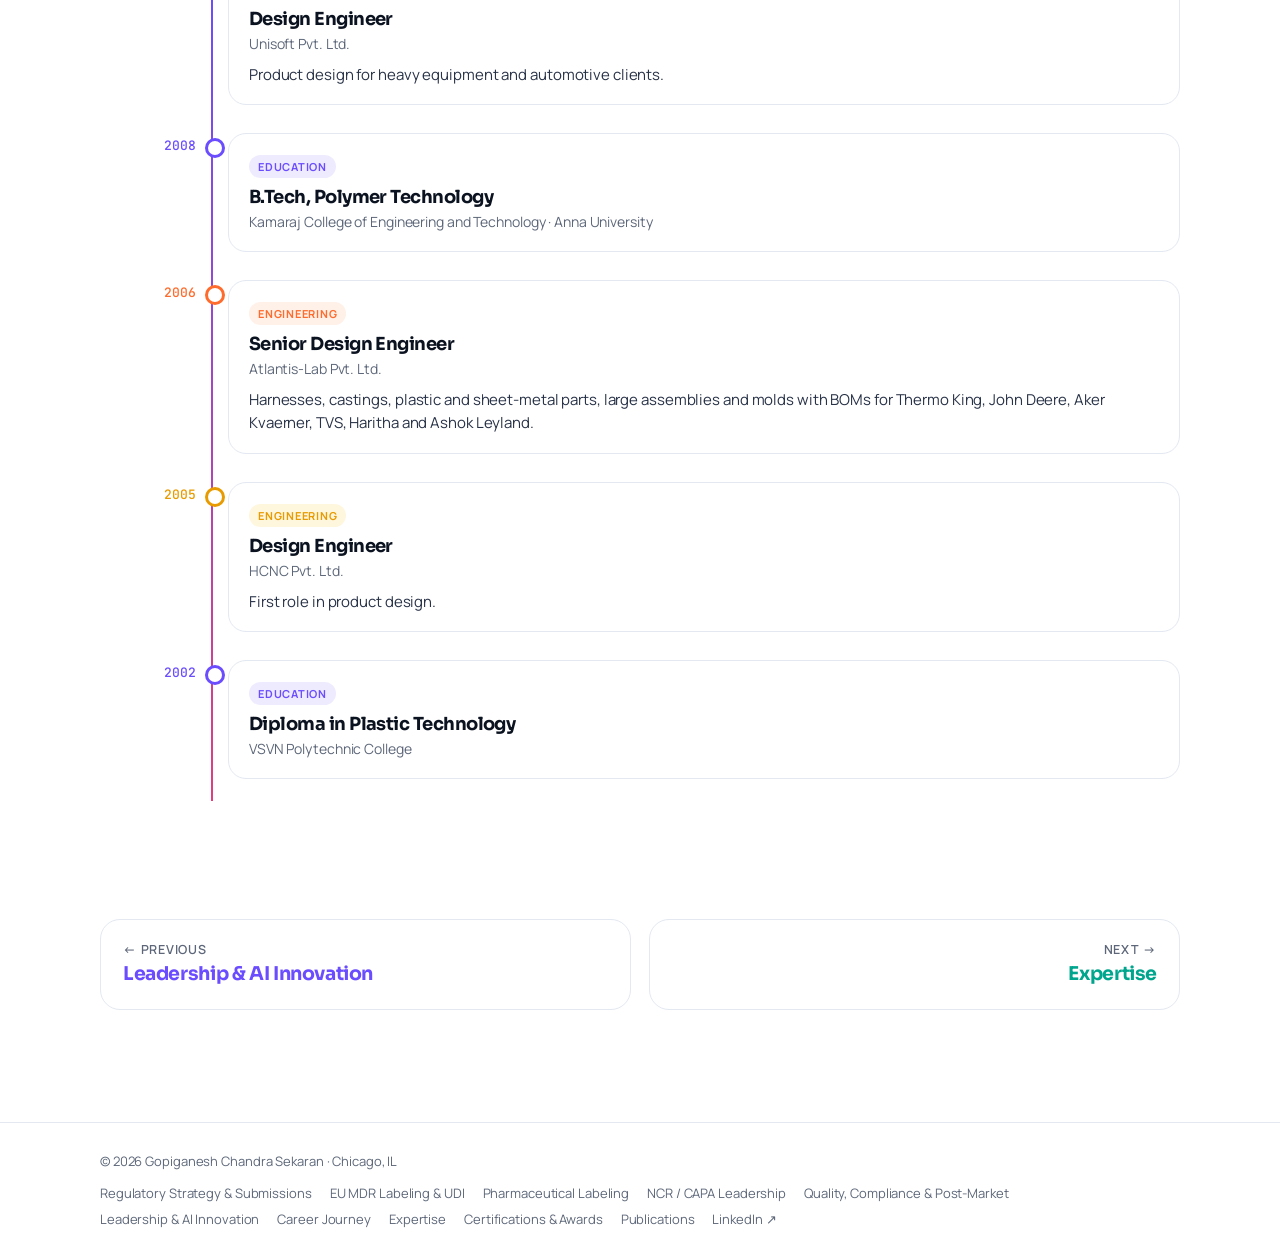
<file: journey.html>
<!doctype html>
<html lang="en">
<head>
<meta charset="utf-8">
<meta name="viewport" content="width=device-width, initial-scale=1, viewport-fit=cover">
<title>Career Journey · Gopiganesh Chandra Sekaran</title>
<meta name="description" content="GG&#x27;s full career timeline: engineering at Thermo King and partners, 12+ years in regulatory affairs, education, certifications and publications.">
<meta name="theme-color" content="#ffffff">
<link rel="canonical" href="https://gopiganeshc.github.io/journey.html">
<meta property="og:type" content="profile">
<meta property="og:title" content="Career Journey · Gopiganesh Chandra Sekaran">
<meta property="og:description" content="GG&#x27;s full career timeline: engineering at Thermo King and partners, 12+ years in regulatory affairs, education, certifications and publications.">
<meta property="og:url" content="https://gopiganeshc.github.io/journey.html">
<meta property="og:image" content="https://gopiganeshc.github.io/assets/img/rcc-mdr.jpg">
<meta name="twitter:card" content="summary_large_image">
<link rel="icon" href="data:image/svg+xml,%3Csvg xmlns='http://www.w3.org/2000/svg' viewBox='0 0 64 64'%3E%3Cdefs%3E%3ClinearGradient id='g' x1='0' y1='0' x2='1' y2='1'%3E%3Cstop offset='0' stop-color='%230a66ff'/%3E%3Cstop offset='.6' stop-color='%236b4dff'/%3E%3Cstop offset='1' stop-color='%23e23d7f'/%3E%3C/linearGradient%3E%3C/defs%3E%3Crect width='64' height='64' rx='16' fill='url(%23g)'/%3E%3Ctext x='32' y='42' font-family='Arial' font-weight='800' font-size='26' fill='white' text-anchor='middle'%3EGG%3C/text%3E%3C/svg%3E">
<link rel="preconnect" href="https://fonts.googleapis.com">
<link rel="preconnect" href="https://fonts.gstatic.com" crossorigin>
<link rel="stylesheet" href="https://fonts.googleapis.com/css2?family=Sora:wght@600;700;800&family=Manrope:wght@400;500;600;700&family=JetBrains+Mono:wght@400;500&display=swap">
<link rel="stylesheet" href="assets/style.css">
</head>
<body>
<div class="progress" aria-hidden="true"><span></span></div>
<header class="nav">
  <div class="wrap">
    <a class="brand" href="index.html" aria-label="Home"><span class="mark">GG</span><span>Gopiganesh Chandra Sekaran</span></a>
    <ul class="menu" id="menu">
      <li><a href="index.html">Home</a></li>
      <li class="has-drop"><button type="button" aria-expanded="false" aria-haspopup="true">Experience ▾</button><ul class="drop" style="list-style:none;margin:0"><li><a href="submissions.html" class="c-teal"><span class="dot"></span><span>Regulatory Strategy &amp; Submissions<small>De Novo, Special 510(k), global dossiers</small></span></a></li><li><a href="eu-mdr.html" class="c-blue"><span class="dot"></span><span>EU MDR Labeling &amp; UDI<small>1,200+ SKUs remediated end to end</small></span></a></li><li><a href="pharma-labeling.html" class="c-pink"><span class="dot"></span><span>Pharmaceutical Labeling<small>TPL, CCDS, USPI and EU SmPC</small></span></a></li><li><a href="capa.html" class="c-orange"><span class="dot"></span><span>NCR / CAPA Leadership<small>Global remediation without redesign</small></span></a></li><li><a href="quality.html" class="c-amber"><span class="dot"></span><span>Quality, Compliance &amp; Post-Market<small>QMS, audits, TMV and biocompatibility</small></span></a></li><li><a href="ai-innovation.html" class="c-violet"><span class="dot"></span><span>Leadership &amp; AI Innovation<small>GLAM, Label Nova and Copilot for RA</small></span></a></li></ul></li>
      <li><a href="journey.html" aria-current="page">Journey</a></li>
      <li><a href="expertise.html">Expertise</a></li>
      <li><a href="credentials.html">Credentials</a></li>
      <li><a href="publications.html">Publications</a></li>
    </ul>
    <a class="cta" href="index.html#contact">Get in touch</a>
    <button class="burger" type="button" aria-label="Open menu" aria-expanded="false" aria-controls="menu"><span></span></button>
  </div>
</header>
<main><section class="page-hero c-blue">
  <div class="wrap">
    <nav class="crumbs" aria-label="Breadcrumb"><a href="index.html">Home</a><span>/</span><span>Career Journey</span></nav>
    <div class="eyebrow" style="margin-top:22px;color:var(--c)">Career journey</div>
    <h1>Engineer first. <em>Regulatory leader now.</em></h1>
    <p class="lede">Two decades that started in CAD and tear-downs and grew into global regulatory strategy and AI. Filter the timeline by type.</p>
    <div class="kpis"><div class="kpi-box c-orange"><div class="num">2005</div><div class="t">First engineering role</div></div><div class="kpi-box c-blue"><div class="num">2014</div><div class="t">Regulatory affairs at HCL</div></div><div class="kpi-box c-violet"><div class="num">2027</div><div class="t">MBA in AI for Business</div></div></div>
  </div>
</section>
<section class="sec"><div class="wrap"><div class="filters" data-filters role="tablist" aria-label="Filter timeline"><button class="tab c-blue" type="button" data-filter="all" aria-selected="true"><i></i>Everything</button><button class="tab c-blue" type="button" data-filter="regulatory" aria-selected="false"><i></i>Regulatory</button><button class="tab c-blue" type="button" data-filter="engineering" aria-selected="false"><i></i>Engineering</button><button class="tab c-blue" type="button" data-filter="education" aria-selected="false"><i></i>Education</button><button class="tab c-blue" type="button" data-filter="credential" aria-selected="false"><i></i>Certification</button><button class="tab c-blue" type="button" data-filter="award" aria-selected="false"><i></i>Award</button><button class="tab c-blue" type="button" data-filter="publication" aria-selected="false"><i></i>Publication</button></div><ol class="vt"><li class="c-pink reveal" data-type="regulatory"><div class="when">Now</div><div class="what"><span class="type">Regulatory</span><h3>Regulatory Affairs Lead</h3><div class="org">HCL Technologies · Client: Baxter International</div><p>Global Regulatory Intelligence Program for Labeling, UDI strategy and ISO 10993-1:2025 BER updates.</p></div></li><li class="c-violet reveal" data-type="education"><div class="when">2027</div><div class="what"><span class="type">Education</span><h3>MBA, AI for Business (expected)</h3><div class="org">BITS Pilani · WILP</div><p>Artificial intelligence and robotics, applied to business.</p></div></li><li class="c-violet reveal" data-type="credential"><div class="when">2026</div><div class="what"><span class="type">Certification</span><h3>MTOPRA</h3><div class="org">The Organisation for Professionals in Regulatory Affairs</div><p>Member of TOPRA.</p></div></li><li class="c-blue reveal" data-type="credential"><div class="when">2025</div><div class="what"><span class="type">Certification</span><h3>RCC-MDR</h3><div class="org">RAPS Institute</div><p>Regulatory Compliance Certification for the EU MDR, valid through 2028.</p></div></li><li class="c-teal reveal" data-type="credential"><div class="when">2025</div><div class="what"><span class="type">Certification</span><h3>ISO 13485:2016 &amp; MDSAP, ISO 14971:2019</h3><div class="org">Intertek</div><p>Quality management and risk management for medical devices.</p></div></li><li class="c-amber reveal" data-type="award"><div class="when">2025</div><div class="what"><span class="type">Award</span><h3>AI Innovation Award</h3><div class="org">ERS Spark-GenAI Hackathon</div><p>3rd place among 200+ ideas for presenting Labeling OS.</p></div></li><li class="c-pink reveal" data-type="publication"><div class="when">2025</div><div class="what"><span class="type">Publication</span><h3>Two articles in Med Device Online</h3><div class="org">The Future of Medical Device Labeling Is Here · EC Rep to EU Rep</div><p>Guest columns on labeling and the ISO 15223-1 symbol change.</p></div></li><li class="c-pink reveal" data-type="credential"><div class="when">2024</div><div class="what"><span class="type">Certification</span><h3>Generative AI for Business Leaders</h3><div class="org">Google</div><p>Strategy and applications of generative AI.</p></div></li><li class="c-teal reveal" data-type="publication"><div class="when">2018</div><div class="what"><span class="type">Publication</span><h3>White paper: EU MDR Labeling</h3><div class="org">HCL Tech</div><p>An early playbook for MDR labeling at portfolio scale.</p></div></li><li class="c-orange reveal" data-type="publication"><div class="when">2015</div><div class="what"><span class="type">Publication</span><h3>White paper: Knowledge Management System</h3><div class="org">HCL Tech</div><p>Knowledge reuse across distributed delivery teams.</p></div></li><li class="c-blue reveal" data-type="regulatory"><div class="when">2014</div><div class="what"><span class="type">Regulatory</span><h3>Senior Project Manager, Regulatory Affairs Lead</h3><div class="org">HCL Technologies · Client: Baxter International</div><p>Submissions, EU MDR labeling, pharmaceutical labeling, NCR/CAPA, quality and AI innovation across 12+ years.</p></div></li><li class="c-amber reveal" data-type="credential"><div class="when">2012</div><div class="what"><span class="type">Certification</span><h3>Certified Associate Value Specialist</h3><div class="org">SAVE International</div><p>Value analysis and value engineering.</p></div></li><li class="c-orange reveal" data-type="engineering"><div class="when">2009</div><div class="what"><span class="type">Engineering</span><h3>Senior Design Engineer</h3><div class="org">Ingersoll Rand (Thermo King)</div><p>Full-lifecycle NPD and VAVE delivering $400K in savings. Tear-downs of VP Truck and APU products found $600K more. Introduced Creo Schematics for wiring harness development.</p></div></li><li class="c-orange reveal" data-type="engineering"><div class="when">2008</div><div class="what"><span class="type">Engineering</span><h3>Design Engineer</h3><div class="org">Unisoft Pvt. Ltd.</div><p>Product design for heavy equipment and automotive clients.</p></div></li><li class="c-violet reveal" data-type="education"><div class="when">2008</div><div class="what"><span class="type">Education</span><h3>B.Tech, Polymer Technology</h3><div class="org">Kamaraj College of Engineering and Technology · Anna University</div></div></li><li class="c-orange reveal" data-type="engineering"><div class="when">2006</div><div class="what"><span class="type">Engineering</span><h3>Senior Design Engineer</h3><div class="org">Atlantis-Lab Pvt. Ltd.</div><p>Harnesses, castings, plastic and sheet-metal parts, large assemblies and molds with BOMs for Thermo King, John Deere, Aker Kvaerner, TVS, Haritha and Ashok Leyland.</p></div></li><li class="c-amber reveal" data-type="engineering"><div class="when">2005</div><div class="what"><span class="type">Engineering</span><h3>Design Engineer</h3><div class="org">HCNC Pvt. Ltd.</div><p>First role in product design.</p></div></li><li class="c-violet reveal" data-type="education"><div class="when">2002</div><div class="what"><span class="type">Education</span><h3>Diploma in Plastic Technology</h3><div class="org">VSVN Polytechnic College</div></div></li></ol></div></section><section class="sec" style="padding-top:0"><div class="wrap pager">
  <a href="ai-innovation.html" class="c-violet"><small>← Previous</small><b>Leadership &amp; AI Innovation</b></a>
  <a href="expertise.html" class="nx c-teal"><small>Next →</small><b>Expertise</b></a>
</div></section></main><footer>
  <div class="wrap">
    <span>© 2026 Gopiganesh Chandra Sekaran · Chicago, IL</span>
    <nav aria-label="Footer"><a href="submissions.html">Regulatory Strategy &amp; Submissions</a><a href="eu-mdr.html">EU MDR Labeling &amp; UDI</a><a href="pharma-labeling.html">Pharmaceutical Labeling</a><a href="capa.html">NCR / CAPA Leadership</a><a href="quality.html">Quality, Compliance &amp; Post-Market</a><a href="ai-innovation.html">Leadership &amp; AI Innovation</a><a href="journey.html">Career Journey</a><a href="expertise.html">Expertise</a><a href="credentials.html">Certifications &amp; Awards</a><a href="publications.html">Publications</a><a href="https://www.linkedin.com/in/gopi-ganesh-chandra-sekaran-rcc-mdr-mtopra-7389b220/" target="_blank" rel="noopener">LinkedIn ↗</a></nav>
  </div>
</footer>
<div class="lightbox" id="lightbox" hidden role="dialog" aria-modal="true" aria-label="Certificate preview">
  <figure><img alt=""><figcaption><span></span><button class="x" type="button">Close</button></figcaption></figure>
</div>
<script src="assets/main.js"></script>
</body>
</html>
</file>
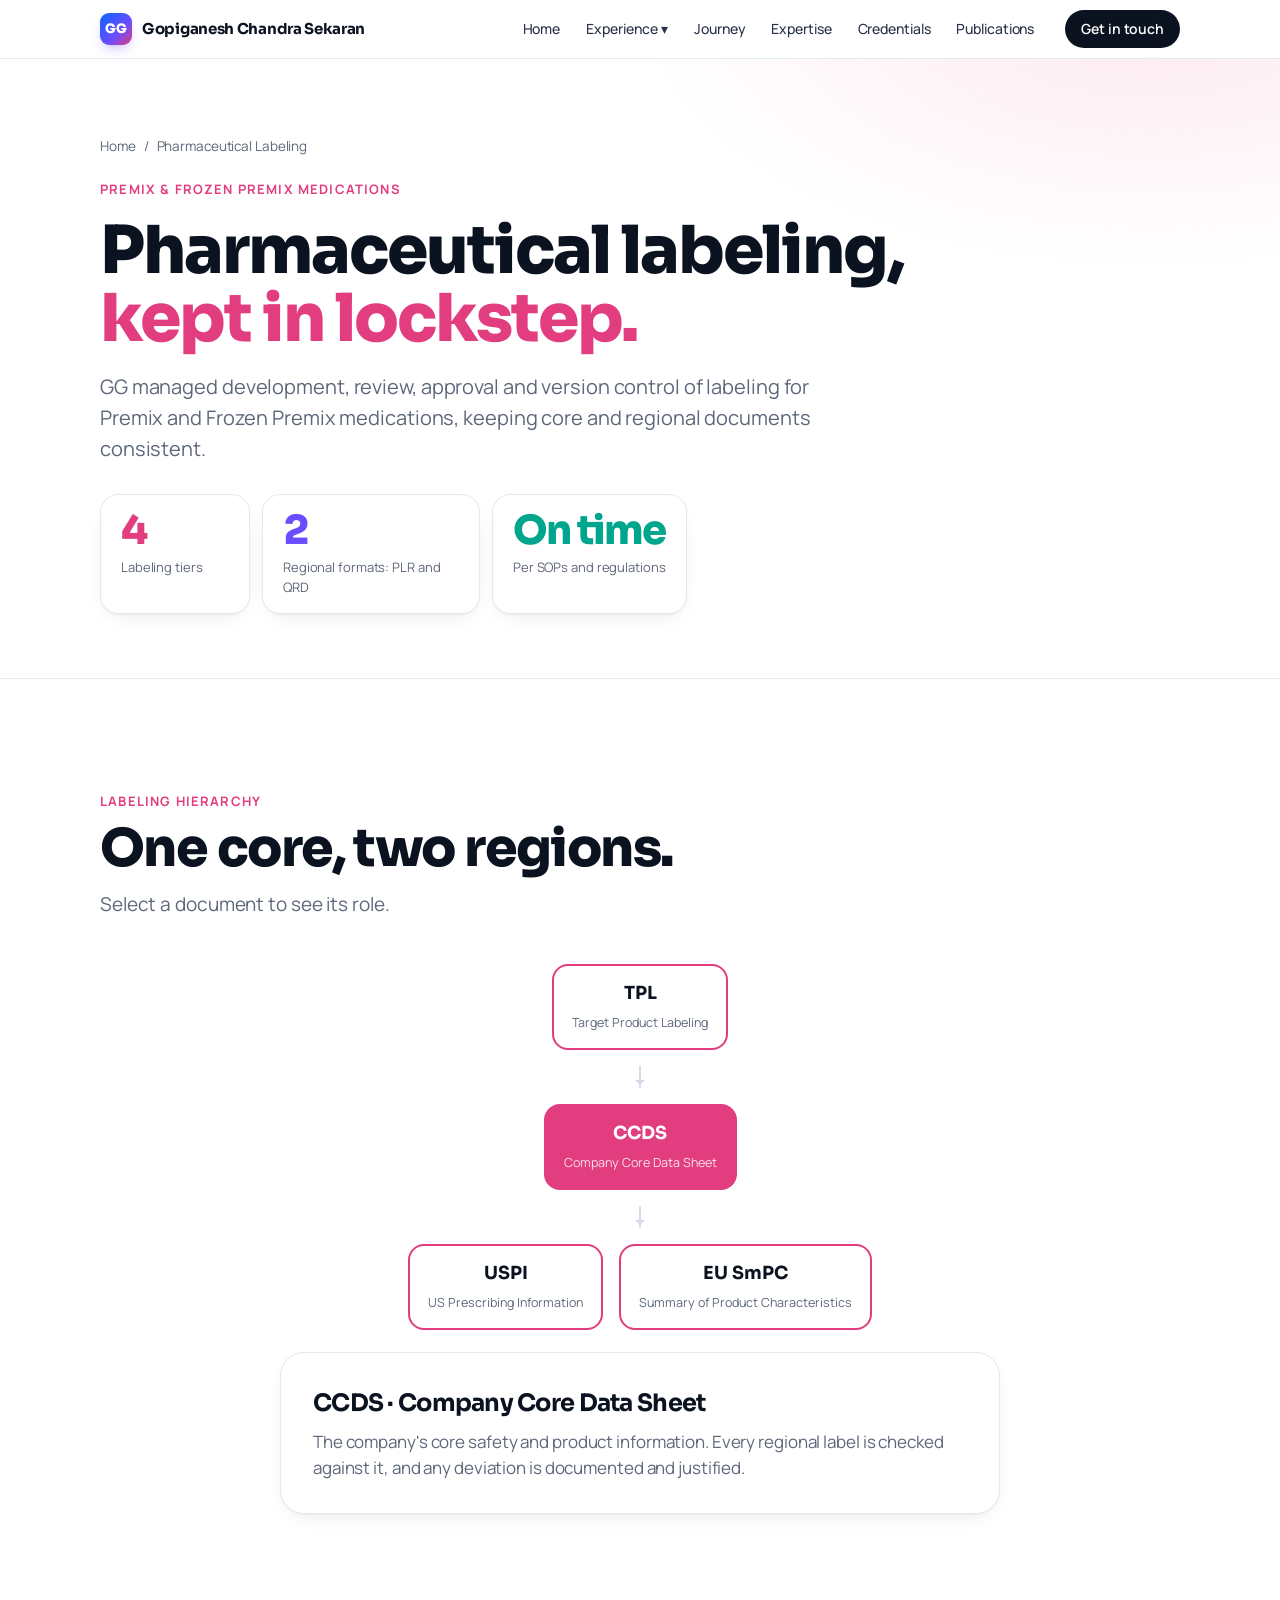
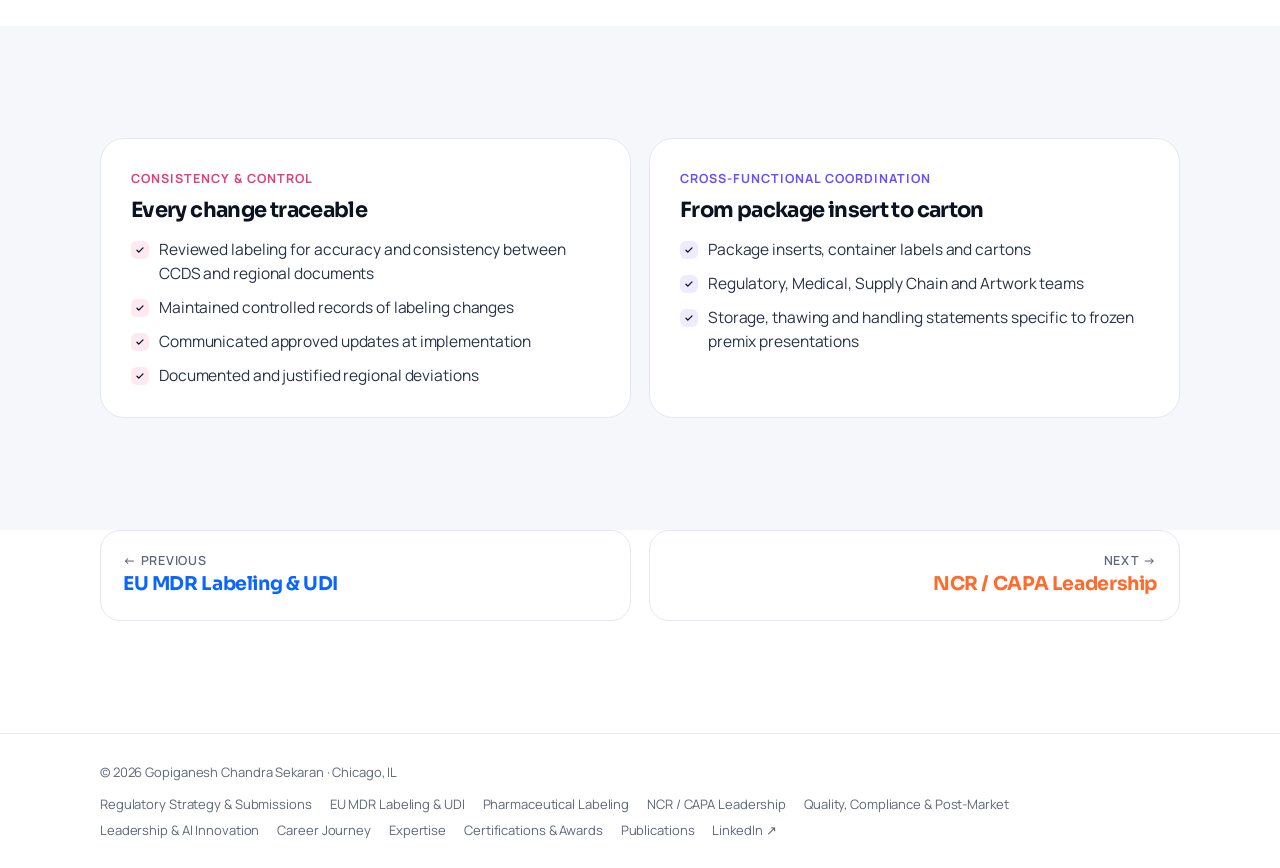
<file: pharma-labeling.html>
<!doctype html>
<html lang="en">
<head>
<meta charset="utf-8">
<meta name="viewport" content="width=device-width, initial-scale=1, viewport-fit=cover">
<title>Pharmaceutical Labeling · Gopiganesh Chandra Sekaran</title>
<meta name="description" content="Pharmaceutical labeling for Premix and Frozen Premix medications: TPL, CCDS, USPI (PLR) and EU SmPC (QRD).">
<meta name="theme-color" content="#ffffff">
<link rel="canonical" href="https://gopiganeshc.github.io/pharma-labeling.html">
<meta property="og:type" content="profile">
<meta property="og:title" content="Pharmaceutical Labeling · Gopiganesh Chandra Sekaran">
<meta property="og:description" content="Pharmaceutical labeling for Premix and Frozen Premix medications: TPL, CCDS, USPI (PLR) and EU SmPC (QRD).">
<meta property="og:url" content="https://gopiganeshc.github.io/pharma-labeling.html">
<meta property="og:image" content="https://gopiganeshc.github.io/assets/img/rcc-mdr.jpg">
<meta name="twitter:card" content="summary_large_image">
<link rel="icon" href="data:image/svg+xml,%3Csvg xmlns='http://www.w3.org/2000/svg' viewBox='0 0 64 64'%3E%3Cdefs%3E%3ClinearGradient id='g' x1='0' y1='0' x2='1' y2='1'%3E%3Cstop offset='0' stop-color='%230a66ff'/%3E%3Cstop offset='.6' stop-color='%236b4dff'/%3E%3Cstop offset='1' stop-color='%23e23d7f'/%3E%3C/linearGradient%3E%3C/defs%3E%3Crect width='64' height='64' rx='16' fill='url(%23g)'/%3E%3Ctext x='32' y='42' font-family='Arial' font-weight='800' font-size='26' fill='white' text-anchor='middle'%3EGG%3C/text%3E%3C/svg%3E">
<link rel="preconnect" href="https://fonts.googleapis.com">
<link rel="preconnect" href="https://fonts.gstatic.com" crossorigin>
<link rel="stylesheet" href="https://fonts.googleapis.com/css2?family=Sora:wght@600;700;800&family=Manrope:wght@400;500;600;700&family=JetBrains+Mono:wght@400;500&display=swap">
<link rel="stylesheet" href="assets/style.css">
</head>
<body>
<div class="progress" aria-hidden="true"><span></span></div>
<header class="nav">
  <div class="wrap">
    <a class="brand" href="index.html" aria-label="Home"><span class="mark">GG</span><span>Gopiganesh Chandra Sekaran</span></a>
    <ul class="menu" id="menu">
      <li><a href="index.html">Home</a></li>
      <li class="has-drop"><button type="button" aria-expanded="false" aria-haspopup="true">Experience ▾</button><ul class="drop" style="list-style:none;margin:0"><li><a href="submissions.html" class="c-teal"><span class="dot"></span><span>Regulatory Strategy &amp; Submissions<small>De Novo, Special 510(k), global dossiers</small></span></a></li><li><a href="eu-mdr.html" class="c-blue"><span class="dot"></span><span>EU MDR Labeling &amp; UDI<small>1,200+ SKUs remediated end to end</small></span></a></li><li><a href="pharma-labeling.html" class="c-pink" aria-current="page"><span class="dot"></span><span>Pharmaceutical Labeling<small>TPL, CCDS, USPI and EU SmPC</small></span></a></li><li><a href="capa.html" class="c-orange"><span class="dot"></span><span>NCR / CAPA Leadership<small>Global remediation without redesign</small></span></a></li><li><a href="quality.html" class="c-amber"><span class="dot"></span><span>Quality, Compliance &amp; Post-Market<small>QMS, audits, TMV and biocompatibility</small></span></a></li><li><a href="ai-innovation.html" class="c-violet"><span class="dot"></span><span>Leadership &amp; AI Innovation<small>GLAM, Label Nova and Copilot for RA</small></span></a></li></ul></li>
      <li><a href="journey.html">Journey</a></li>
      <li><a href="expertise.html">Expertise</a></li>
      <li><a href="credentials.html">Credentials</a></li>
      <li><a href="publications.html">Publications</a></li>
    </ul>
    <a class="cta" href="index.html#contact">Get in touch</a>
    <button class="burger" type="button" aria-label="Open menu" aria-expanded="false" aria-controls="menu"><span></span></button>
  </div>
</header>
<main><section class="page-hero c-pink">
  <div class="wrap">
    <nav class="crumbs" aria-label="Breadcrumb"><a href="index.html">Home</a><span>/</span><span>Pharmaceutical Labeling</span></nav>
    <div class="eyebrow" style="margin-top:22px;color:var(--c)">Premix &amp; Frozen Premix medications</div>
    <h1>Pharmaceutical labeling, <em>kept in lockstep.</em></h1>
    <p class="lede">GG managed development, review, approval and version control of labeling for Premix and Frozen Premix medications, keeping core and regional documents consistent.</p>
    <div class="kpis"><div class="kpi-box c-pink"><div class="num">4</div><div class="t">Labeling tiers</div></div><div class="kpi-box c-violet"><div class="num">2</div><div class="t">Regional formats: PLR and QRD</div></div><div class="kpi-box c-teal"><div class="num">On time</div><div class="t">Per SOPs and regulations</div></div></div>
  </div>
</section>

<section class="sec"><div class="wrap">
  <div class="sec-head reveal"><div><div class="eyebrow" style="color:var(--pink)">Labeling hierarchy</div><h2>One core, two regions.</h2><p>Select a document to see its role.</p></div></div>
  <div class="tree c-pink reveal" data-switch="ph">
    <div class="lvl"><button class="node" type="button" data-panel="ph-tpl" aria-selected="false"><b>TPL</b><small>Target Product Labeling</small></button></div><div class="arrow"></div>
    <div class="lvl"><button class="node" type="button" data-panel="ph-ccds" aria-selected="true"><b>CCDS</b><small>Company Core Data Sheet</small></button></div><div class="arrow"></div>
    <div class="lvl"><button class="node" type="button" data-panel="ph-uspi" aria-selected="false"><b>USPI</b><small>US Prescribing Information</small></button><button class="node" type="button" data-panel="ph-smpc" aria-selected="false"><b>EU SmPC</b><small>Summary of Product Characteristics</small></button></div>
  </div>
  <div style="max-width:720px;margin:22px auto 0"><div class="panel c-pink" id="ph-tpl" data-group="ph" hidden><h3>TPL · Target Product Labeling</h3><p class="sub">The labeling target set early in development. It defines the claims and content the product is expected to support.</p></div><div class="panel c-pink" id="ph-ccds" data-group="ph"><h3>CCDS · Company Core Data Sheet</h3><p class="sub">The company's core safety and product information. Every regional label is checked against it, and any deviation is documented and justified.</p></div><div class="panel c-pink" id="ph-uspi" data-group="ph" hidden><h3>USPI · US Prescribing Information</h3><p class="sub">Aligned with the FDA Physician Labeling Rule format under 21 CFR 201.56 and 201.57.</p></div><div class="panel c-pink" id="ph-smpc" data-group="ph" hidden><h3>EU SmPC · Summary of Product Characteristics</h3><p class="sub">Aligned with the EMA QRD template, with regional deviations from the CCDS documented.</p></div></div>
</div></section>
<section class="sec tint"><div class="wrap split">
  <div class="box reveal c-pink"><div class="k">Consistency & control</div><h3>Every change traceable</h3><ul class="ticks"><li>Reviewed labeling for accuracy and consistency between CCDS and regional documents</li><li>Maintained controlled records of labeling changes</li><li>Communicated approved updates at implementation</li><li>Documented and justified regional deviations</li></ul></div>
  <div class="box reveal c-violet"><div class="k">Cross-functional coordination</div><h3>From package insert to carton</h3><ul class="ticks"><li>Package inserts, container labels and cartons</li><li>Regulatory, Medical, Supply Chain and Artwork teams</li><li>Storage, thawing and handling statements specific to frozen premix presentations</li></ul></div>
</div></section>
<section class="sec" style="padding-top:0"><div class="wrap pager">
  <a href="eu-mdr.html" class="c-blue"><small>← Previous</small><b>EU MDR Labeling &amp; UDI</b></a>
  <a href="capa.html" class="nx c-orange"><small>Next →</small><b>NCR / CAPA Leadership</b></a>
</div></section></main><footer>
  <div class="wrap">
    <span>© 2026 Gopiganesh Chandra Sekaran · Chicago, IL</span>
    <nav aria-label="Footer"><a href="submissions.html">Regulatory Strategy &amp; Submissions</a><a href="eu-mdr.html">EU MDR Labeling &amp; UDI</a><a href="pharma-labeling.html">Pharmaceutical Labeling</a><a href="capa.html">NCR / CAPA Leadership</a><a href="quality.html">Quality, Compliance &amp; Post-Market</a><a href="ai-innovation.html">Leadership &amp; AI Innovation</a><a href="journey.html">Career Journey</a><a href="expertise.html">Expertise</a><a href="credentials.html">Certifications &amp; Awards</a><a href="publications.html">Publications</a><a href="https://www.linkedin.com/in/gopi-ganesh-chandra-sekaran-rcc-mdr-mtopra-7389b220/" target="_blank" rel="noopener">LinkedIn ↗</a></nav>
  </div>
</footer>
<div class="lightbox" id="lightbox" hidden role="dialog" aria-modal="true" aria-label="Certificate preview">
  <figure><img alt=""><figcaption><span></span><button class="x" type="button">Close</button></figcaption></figure>
</div>
<script src="assets/main.js"></script>
</body>
</html>
</file>
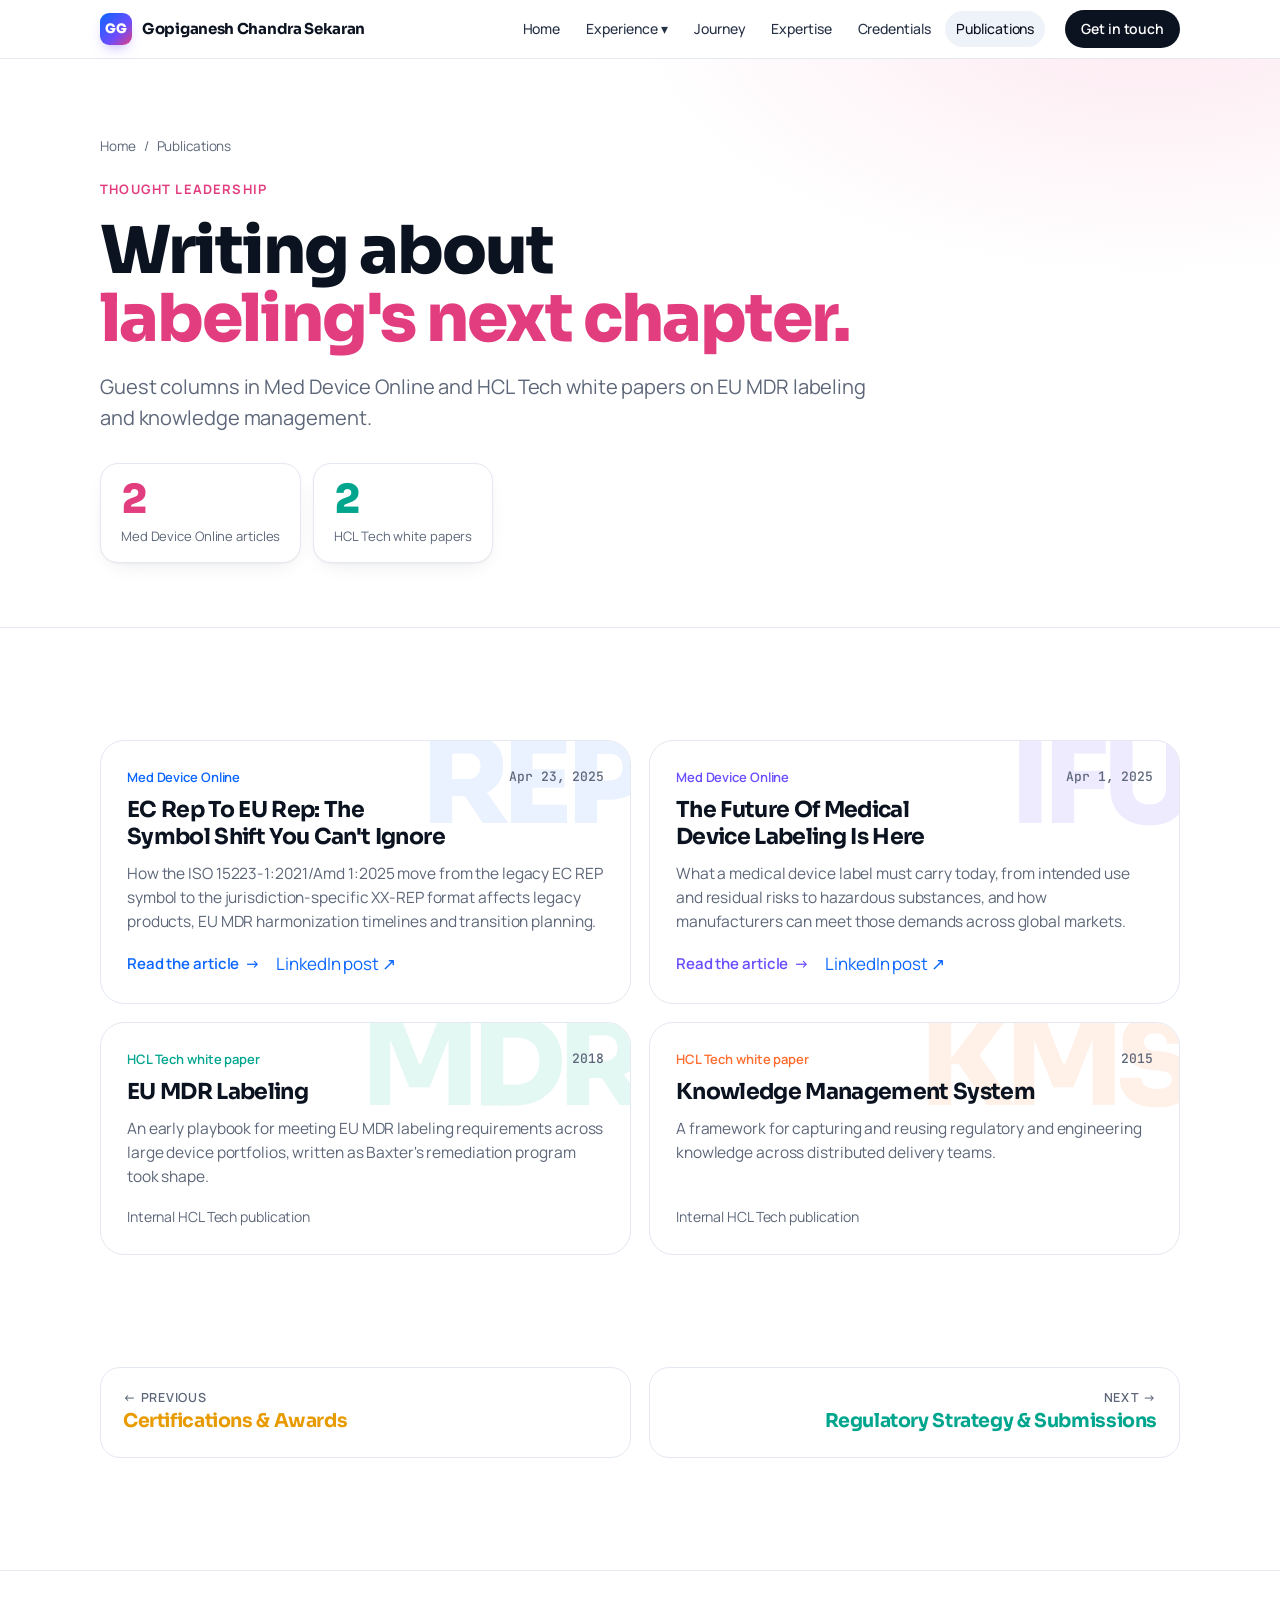
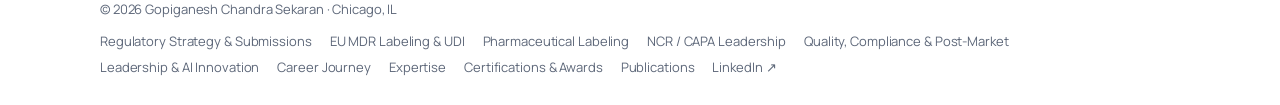
<file: publications.html>
<!doctype html>
<html lang="en">
<head>
<meta charset="utf-8">
<meta name="viewport" content="width=device-width, initial-scale=1, viewport-fit=cover">
<title>Publications · Gopiganesh Chandra Sekaran</title>
<meta name="description" content="GG&#x27;s publications: Med Device Online articles on EU REP symbols and the future of medical device labeling, and HCL Tech white papers.">
<meta name="theme-color" content="#ffffff">
<link rel="canonical" href="https://gopiganeshc.github.io/publications.html">
<meta property="og:type" content="profile">
<meta property="og:title" content="Publications · Gopiganesh Chandra Sekaran">
<meta property="og:description" content="GG&#x27;s publications: Med Device Online articles on EU REP symbols and the future of medical device labeling, and HCL Tech white papers.">
<meta property="og:url" content="https://gopiganeshc.github.io/publications.html">
<meta property="og:image" content="https://gopiganeshc.github.io/assets/img/rcc-mdr.jpg">
<meta name="twitter:card" content="summary_large_image">
<link rel="icon" href="data:image/svg+xml,%3Csvg xmlns='http://www.w3.org/2000/svg' viewBox='0 0 64 64'%3E%3Cdefs%3E%3ClinearGradient id='g' x1='0' y1='0' x2='1' y2='1'%3E%3Cstop offset='0' stop-color='%230a66ff'/%3E%3Cstop offset='.6' stop-color='%236b4dff'/%3E%3Cstop offset='1' stop-color='%23e23d7f'/%3E%3C/linearGradient%3E%3C/defs%3E%3Crect width='64' height='64' rx='16' fill='url(%23g)'/%3E%3Ctext x='32' y='42' font-family='Arial' font-weight='800' font-size='26' fill='white' text-anchor='middle'%3EGG%3C/text%3E%3C/svg%3E">
<link rel="preconnect" href="https://fonts.googleapis.com">
<link rel="preconnect" href="https://fonts.gstatic.com" crossorigin>
<link rel="stylesheet" href="https://fonts.googleapis.com/css2?family=Sora:wght@600;700;800&family=Manrope:wght@400;500;600;700&family=JetBrains+Mono:wght@400;500&display=swap">
<link rel="stylesheet" href="assets/style.css">
</head>
<body>
<div class="progress" aria-hidden="true"><span></span></div>
<header class="nav">
  <div class="wrap">
    <a class="brand" href="index.html" aria-label="Home"><span class="mark">GG</span><span>Gopiganesh Chandra Sekaran</span></a>
    <ul class="menu" id="menu">
      <li><a href="index.html">Home</a></li>
      <li class="has-drop"><button type="button" aria-expanded="false" aria-haspopup="true">Experience ▾</button><ul class="drop" style="list-style:none;margin:0"><li><a href="submissions.html" class="c-teal"><span class="dot"></span><span>Regulatory Strategy &amp; Submissions<small>De Novo, Special 510(k), global dossiers</small></span></a></li><li><a href="eu-mdr.html" class="c-blue"><span class="dot"></span><span>EU MDR Labeling &amp; UDI<small>1,200+ SKUs remediated end to end</small></span></a></li><li><a href="pharma-labeling.html" class="c-pink"><span class="dot"></span><span>Pharmaceutical Labeling<small>TPL, CCDS, USPI and EU SmPC</small></span></a></li><li><a href="capa.html" class="c-orange"><span class="dot"></span><span>NCR / CAPA Leadership<small>Global remediation without redesign</small></span></a></li><li><a href="quality.html" class="c-amber"><span class="dot"></span><span>Quality, Compliance &amp; Post-Market<small>QMS, audits, TMV and biocompatibility</small></span></a></li><li><a href="ai-innovation.html" class="c-violet"><span class="dot"></span><span>Leadership &amp; AI Innovation<small>GLAM, Label Nova and Copilot for RA</small></span></a></li></ul></li>
      <li><a href="journey.html">Journey</a></li>
      <li><a href="expertise.html">Expertise</a></li>
      <li><a href="credentials.html">Credentials</a></li>
      <li><a href="publications.html" aria-current="page">Publications</a></li>
    </ul>
    <a class="cta" href="index.html#contact">Get in touch</a>
    <button class="burger" type="button" aria-label="Open menu" aria-expanded="false" aria-controls="menu"><span></span></button>
  </div>
</header>
<main><section class="page-hero c-pink">
  <div class="wrap">
    <nav class="crumbs" aria-label="Breadcrumb"><a href="index.html">Home</a><span>/</span><span>Publications</span></nav>
    <div class="eyebrow" style="margin-top:22px;color:var(--c)">Thought leadership</div>
    <h1>Writing about <em>labeling's next chapter.</em></h1>
    <p class="lede">Guest columns in Med Device Online and HCL Tech white papers on EU MDR labeling and knowledge management.</p>
    <div class="kpis"><div class="kpi-box c-pink"><div class="num">2</div><div class="t">Med Device Online articles</div></div><div class="kpi-box c-teal"><div class="num">2</div><div class="t">HCL Tech white papers</div></div></div>
  </div>
</section>
<section class="sec"><div class="wrap"><div class="pubs"><article class="pub reveal c-blue"><span class="glyph" aria-hidden="true">REP</span><div class="src"><span>Med Device Online</span><time>Apr 23, 2025</time></div><h3>EC Rep To EU Rep: The Symbol Shift You Can&#x27;t Ignore</h3><p>How the ISO 15223-1:2021/Amd 1:2025 move from the legacy EC REP symbol to the jurisdiction-specific XX-REP format affects legacy products, EU MDR harmonization timelines and transition planning.</p><div class="links"><a class="more" href="https://www.meddeviceonline.com/doc/ec-rep-to-eu-rep-the-symbol-shift-you-can-t-ignore-0001" target="_blank" rel="noopener">Read the article</a><a href="https://www.linkedin.com/feed/update/urn:li:activity:7320916128988286976/" target="_blank" rel="noopener">LinkedIn post ↗</a></div></article><article class="pub reveal c-violet"><span class="glyph" aria-hidden="true">IFU</span><div class="src"><span>Med Device Online</span><time>Apr 1, 2025</time></div><h3>The Future Of Medical Device Labeling Is Here</h3><p>What a medical device label must carry today, from intended use and residual risks to hazardous substances, and how manufacturers can meet those demands across global markets.</p><div class="links"><a class="more" href="https://www.meddeviceonline.com/doc/the-future-of-medical-device-labeling-is-here-0001" target="_blank" rel="noopener">Read the article</a><a href="https://www.linkedin.com/feed/update/urn:li:activity:7312848773934653440/" target="_blank" rel="noopener">LinkedIn post ↗</a></div></article><article class="pub reveal c-teal"><span class="glyph" aria-hidden="true">MDR</span><div class="src"><span>HCL Tech white paper</span><time>2018</time></div><h3>EU MDR Labeling</h3><p>An early playbook for meeting EU MDR labeling requirements across large device portfolios, written as Baxter&#x27;s remediation program took shape.</p><div class="links"><span style="font-size:14px;color:var(--muted)">Internal HCL Tech publication</span></div></article><article class="pub reveal c-orange"><span class="glyph" aria-hidden="true">KMS</span><div class="src"><span>HCL Tech white paper</span><time>2015</time></div><h3>Knowledge Management System</h3><p>A framework for capturing and reusing regulatory and engineering knowledge across distributed delivery teams.</p><div class="links"><span style="font-size:14px;color:var(--muted)">Internal HCL Tech publication</span></div></article></div></div></section><section class="sec" style="padding-top:0"><div class="wrap pager">
  <a href="credentials.html" class="c-amber"><small>← Previous</small><b>Certifications &amp; Awards</b></a>
  <a href="submissions.html" class="nx c-teal"><small>Next →</small><b>Regulatory Strategy &amp; Submissions</b></a>
</div></section></main><footer>
  <div class="wrap">
    <span>© 2026 Gopiganesh Chandra Sekaran · Chicago, IL</span>
    <nav aria-label="Footer"><a href="submissions.html">Regulatory Strategy &amp; Submissions</a><a href="eu-mdr.html">EU MDR Labeling &amp; UDI</a><a href="pharma-labeling.html">Pharmaceutical Labeling</a><a href="capa.html">NCR / CAPA Leadership</a><a href="quality.html">Quality, Compliance &amp; Post-Market</a><a href="ai-innovation.html">Leadership &amp; AI Innovation</a><a href="journey.html">Career Journey</a><a href="expertise.html">Expertise</a><a href="credentials.html">Certifications &amp; Awards</a><a href="publications.html">Publications</a><a href="https://www.linkedin.com/in/gopi-ganesh-chandra-sekaran-rcc-mdr-mtopra-7389b220/" target="_blank" rel="noopener">LinkedIn ↗</a></nav>
  </div>
</footer>
<div class="lightbox" id="lightbox" hidden role="dialog" aria-modal="true" aria-label="Certificate preview">
  <figure><img alt=""><figcaption><span></span><button class="x" type="button">Close</button></figcaption></figure>
</div>
<script src="assets/main.js"></script>
</body>
</html>
</file>
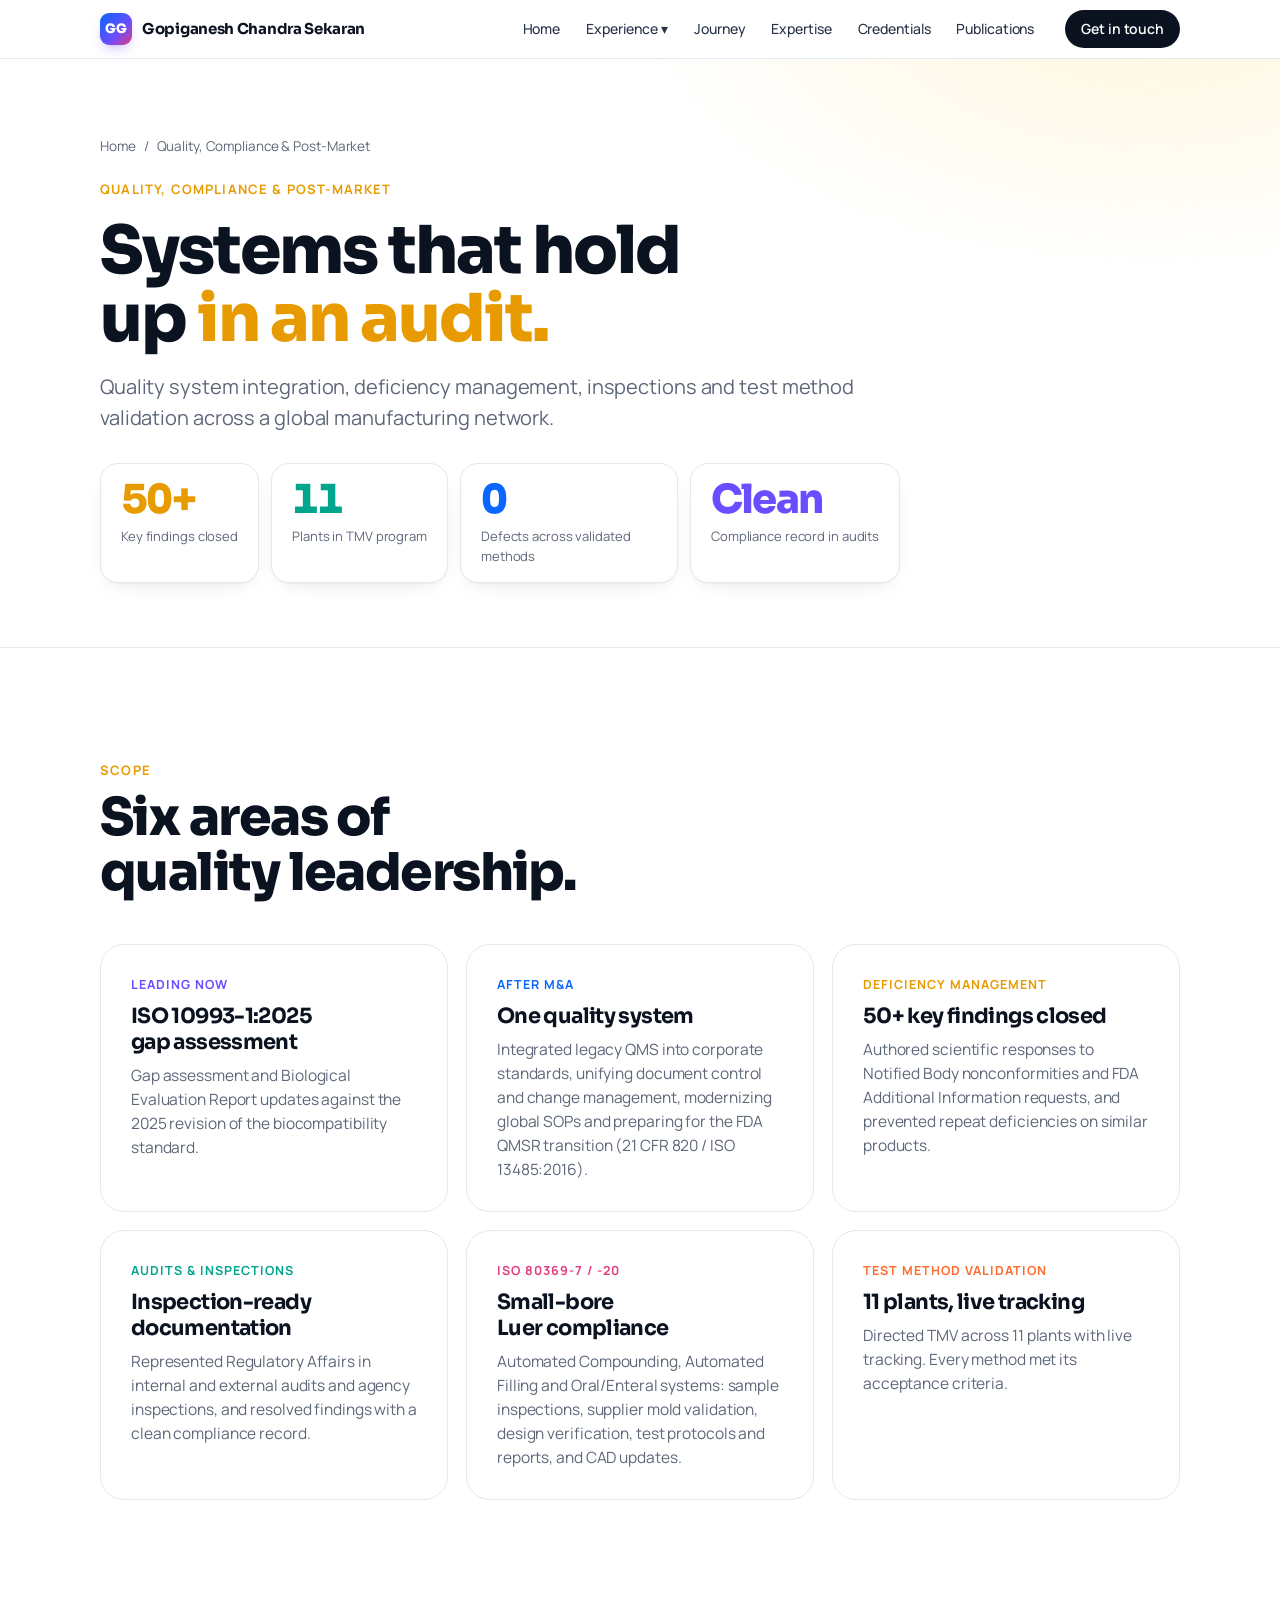
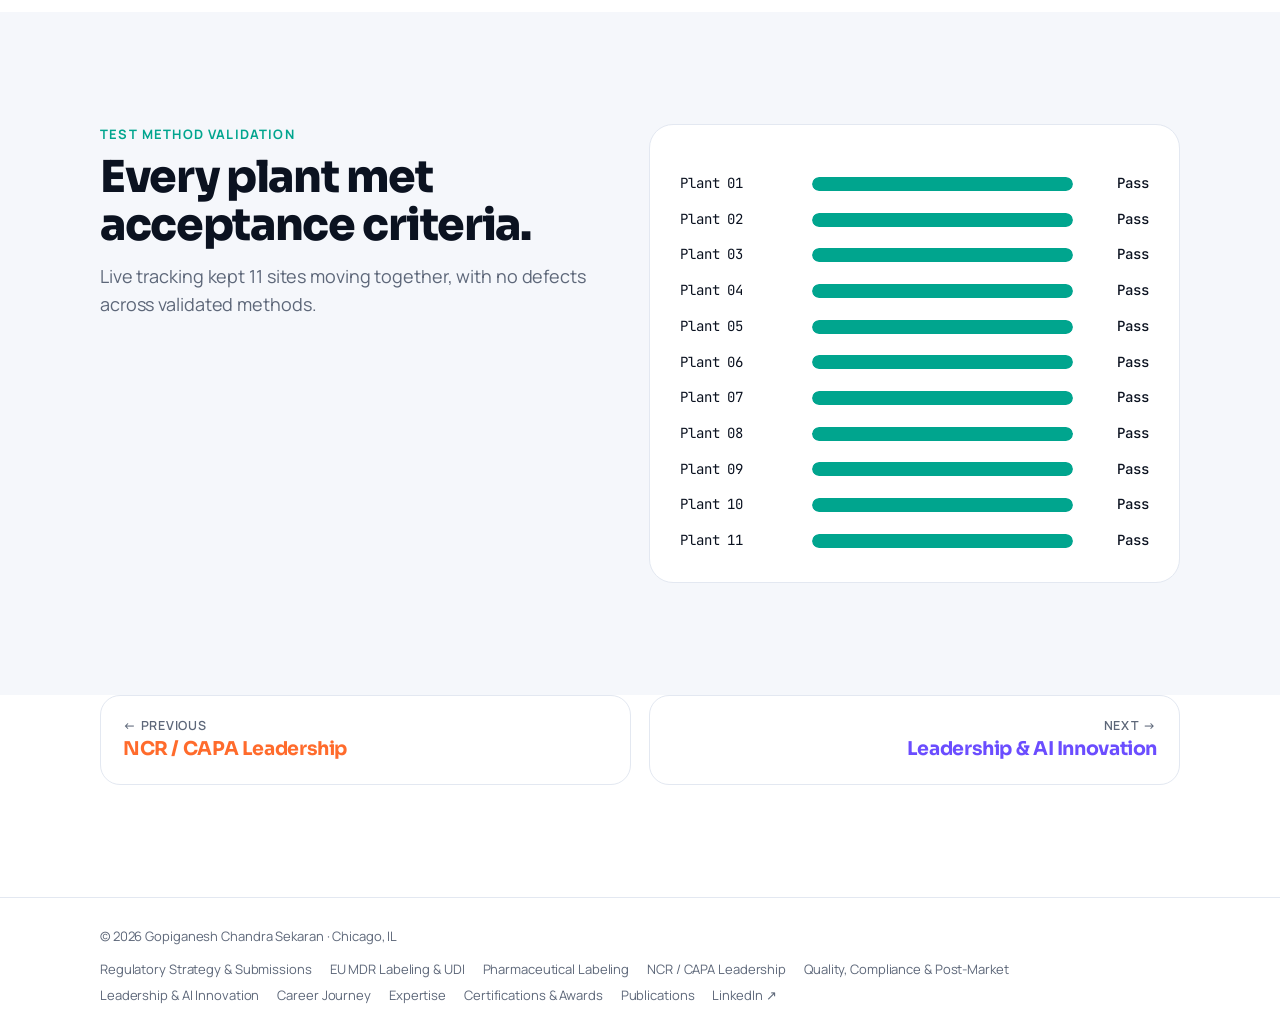
<file: quality.html>
<!doctype html>
<html lang="en">
<head>
<meta charset="utf-8">
<meta name="viewport" content="width=device-width, initial-scale=1, viewport-fit=cover">
<title>Quality, Compliance &amp; Post-Market · Gopiganesh Chandra Sekaran</title>
<meta name="description" content="Quality, compliance and post-market leadership: QMS integration, 50+ findings closed, ISO 80369 Luer compliance, TMV across 11 plants.">
<meta name="theme-color" content="#ffffff">
<link rel="canonical" href="https://gopiganeshc.github.io/quality.html">
<meta property="og:type" content="profile">
<meta property="og:title" content="Quality, Compliance &amp; Post-Market · Gopiganesh Chandra Sekaran">
<meta property="og:description" content="Quality, compliance and post-market leadership: QMS integration, 50+ findings closed, ISO 80369 Luer compliance, TMV across 11 plants.">
<meta property="og:url" content="https://gopiganeshc.github.io/quality.html">
<meta property="og:image" content="https://gopiganeshc.github.io/assets/img/rcc-mdr.jpg">
<meta name="twitter:card" content="summary_large_image">
<link rel="icon" href="data:image/svg+xml,%3Csvg xmlns='http://www.w3.org/2000/svg' viewBox='0 0 64 64'%3E%3Cdefs%3E%3ClinearGradient id='g' x1='0' y1='0' x2='1' y2='1'%3E%3Cstop offset='0' stop-color='%230a66ff'/%3E%3Cstop offset='.6' stop-color='%236b4dff'/%3E%3Cstop offset='1' stop-color='%23e23d7f'/%3E%3C/linearGradient%3E%3C/defs%3E%3Crect width='64' height='64' rx='16' fill='url(%23g)'/%3E%3Ctext x='32' y='42' font-family='Arial' font-weight='800' font-size='26' fill='white' text-anchor='middle'%3EGG%3C/text%3E%3C/svg%3E">
<link rel="preconnect" href="https://fonts.googleapis.com">
<link rel="preconnect" href="https://fonts.gstatic.com" crossorigin>
<link rel="stylesheet" href="https://fonts.googleapis.com/css2?family=Sora:wght@600;700;800&family=Manrope:wght@400;500;600;700&family=JetBrains+Mono:wght@400;500&display=swap">
<link rel="stylesheet" href="assets/style.css">
</head>
<body>
<div class="progress" aria-hidden="true"><span></span></div>
<header class="nav">
  <div class="wrap">
    <a class="brand" href="index.html" aria-label="Home"><span class="mark">GG</span><span>Gopiganesh Chandra Sekaran</span></a>
    <ul class="menu" id="menu">
      <li><a href="index.html">Home</a></li>
      <li class="has-drop"><button type="button" aria-expanded="false" aria-haspopup="true">Experience ▾</button><ul class="drop" style="list-style:none;margin:0"><li><a href="submissions.html" class="c-teal"><span class="dot"></span><span>Regulatory Strategy &amp; Submissions<small>De Novo, Special 510(k), global dossiers</small></span></a></li><li><a href="eu-mdr.html" class="c-blue"><span class="dot"></span><span>EU MDR Labeling &amp; UDI<small>1,200+ SKUs remediated end to end</small></span></a></li><li><a href="pharma-labeling.html" class="c-pink"><span class="dot"></span><span>Pharmaceutical Labeling<small>TPL, CCDS, USPI and EU SmPC</small></span></a></li><li><a href="capa.html" class="c-orange"><span class="dot"></span><span>NCR / CAPA Leadership<small>Global remediation without redesign</small></span></a></li><li><a href="quality.html" class="c-amber" aria-current="page"><span class="dot"></span><span>Quality, Compliance &amp; Post-Market<small>QMS, audits, TMV and biocompatibility</small></span></a></li><li><a href="ai-innovation.html" class="c-violet"><span class="dot"></span><span>Leadership &amp; AI Innovation<small>GLAM, Label Nova and Copilot for RA</small></span></a></li></ul></li>
      <li><a href="journey.html">Journey</a></li>
      <li><a href="expertise.html">Expertise</a></li>
      <li><a href="credentials.html">Credentials</a></li>
      <li><a href="publications.html">Publications</a></li>
    </ul>
    <a class="cta" href="index.html#contact">Get in touch</a>
    <button class="burger" type="button" aria-label="Open menu" aria-expanded="false" aria-controls="menu"><span></span></button>
  </div>
</header>
<main><section class="page-hero c-amber">
  <div class="wrap">
    <nav class="crumbs" aria-label="Breadcrumb"><a href="index.html">Home</a><span>/</span><span>Quality, Compliance &amp; Post-Market</span></nav>
    <div class="eyebrow" style="margin-top:22px;color:var(--c)">Quality, compliance &amp; post-market</div>
    <h1>Systems that hold up <em>in an audit.</em></h1>
    <p class="lede">Quality system integration, deficiency management, inspections and test method validation across a global manufacturing network.</p>
    <div class="kpis"><div class="kpi-box c-amber"><div class="num">50+</div><div class="t">Key findings closed</div></div><div class="kpi-box c-teal"><div class="num">11</div><div class="t">Plants in TMV program</div></div><div class="kpi-box c-blue"><div class="num">0</div><div class="t">Defects across validated methods</div></div><div class="kpi-box c-violet"><div class="num">Clean</div><div class="t">Compliance record in audits</div></div></div>
  </div>
</section>

<section class="sec"><div class="wrap">
  <div class="sec-head reveal"><div><div class="eyebrow" style="color:var(--amber)">Scope</div><h2>Six areas of quality leadership.</h2></div></div>
  <div class="cards"><div class="box reveal c-violet"><div class="k">Leading now</div><h3>ISO 10993-1:2025 gap assessment</h3><p style="color:var(--muted);margin-top:8px;font-size:15.5px">Gap assessment and Biological Evaluation Report updates against the 2025 revision of the biocompatibility standard.</p></div><div class="box reveal c-blue"><div class="k">After M&A</div><h3>One quality system</h3><p style="color:var(--muted);margin-top:8px;font-size:15.5px">Integrated legacy QMS into corporate standards, unifying document control and change management, modernizing global SOPs and preparing for the FDA QMSR transition (21 CFR 820 / ISO 13485:2016).</p></div><div class="box reveal c-amber"><div class="k">Deficiency management</div><h3>50+ key findings closed</h3><p style="color:var(--muted);margin-top:8px;font-size:15.5px">Authored scientific responses to Notified Body nonconformities and FDA Additional Information requests, and prevented repeat deficiencies on similar products.</p></div><div class="box reveal c-teal"><div class="k">Audits & inspections</div><h3>Inspection-ready documentation</h3><p style="color:var(--muted);margin-top:8px;font-size:15.5px">Represented Regulatory Affairs in internal and external audits and agency inspections, and resolved findings with a clean compliance record.</p></div><div class="box reveal c-pink"><div class="k">ISO 80369-7 / -20</div><h3>Small-bore Luer compliance</h3><p style="color:var(--muted);margin-top:8px;font-size:15.5px">Automated Compounding, Automated Filling and Oral/Enteral systems: sample inspections, supplier mold validation, design verification, test protocols and reports, and CAD updates.</p></div><div class="box reveal c-orange"><div class="k">Test Method Validation</div><h3>11 plants, live tracking</h3><p style="color:var(--muted);margin-top:8px;font-size:15.5px">Directed TMV across 11 plants with live tracking. Every method met its acceptance criteria.</p></div></div>
</div></section>
<section class="sec tint"><div class="wrap split">
  <div class="reveal"><div class="eyebrow" style="color:var(--teal)">Test Method Validation</div><h2 style="font-size:clamp(30px,4vw,44px);line-height:1.08;font-weight:800;margin-top:10px">Every plant met acceptance criteria.</h2><p style="color:var(--muted);font-size:18px;margin-top:14px;max-width:46ch">Live tracking kept 11 sites moving together, with no defects across validated methods.</p></div>
  <div class="box reveal"><div class="bars"><div class="barrow c-teal"><span class="mono">Plant 01</span><div class="track"><div class="fill" data-w="100%"></div></div><span class="v">Pass</span></div><div class="barrow c-teal"><span class="mono">Plant 02</span><div class="track"><div class="fill" data-w="100%"></div></div><span class="v">Pass</span></div><div class="barrow c-teal"><span class="mono">Plant 03</span><div class="track"><div class="fill" data-w="100%"></div></div><span class="v">Pass</span></div><div class="barrow c-teal"><span class="mono">Plant 04</span><div class="track"><div class="fill" data-w="100%"></div></div><span class="v">Pass</span></div><div class="barrow c-teal"><span class="mono">Plant 05</span><div class="track"><div class="fill" data-w="100%"></div></div><span class="v">Pass</span></div><div class="barrow c-teal"><span class="mono">Plant 06</span><div class="track"><div class="fill" data-w="100%"></div></div><span class="v">Pass</span></div><div class="barrow c-teal"><span class="mono">Plant 07</span><div class="track"><div class="fill" data-w="100%"></div></div><span class="v">Pass</span></div><div class="barrow c-teal"><span class="mono">Plant 08</span><div class="track"><div class="fill" data-w="100%"></div></div><span class="v">Pass</span></div><div class="barrow c-teal"><span class="mono">Plant 09</span><div class="track"><div class="fill" data-w="100%"></div></div><span class="v">Pass</span></div><div class="barrow c-teal"><span class="mono">Plant 10</span><div class="track"><div class="fill" data-w="100%"></div></div><span class="v">Pass</span></div><div class="barrow c-teal"><span class="mono">Plant 11</span><div class="track"><div class="fill" data-w="100%"></div></div><span class="v">Pass</span></div></div></div>
</div></section>
<section class="sec" style="padding-top:0"><div class="wrap pager">
  <a href="capa.html" class="c-orange"><small>← Previous</small><b>NCR / CAPA Leadership</b></a>
  <a href="ai-innovation.html" class="nx c-violet"><small>Next →</small><b>Leadership &amp; AI Innovation</b></a>
</div></section></main><footer>
  <div class="wrap">
    <span>© 2026 Gopiganesh Chandra Sekaran · Chicago, IL</span>
    <nav aria-label="Footer"><a href="submissions.html">Regulatory Strategy &amp; Submissions</a><a href="eu-mdr.html">EU MDR Labeling &amp; UDI</a><a href="pharma-labeling.html">Pharmaceutical Labeling</a><a href="capa.html">NCR / CAPA Leadership</a><a href="quality.html">Quality, Compliance &amp; Post-Market</a><a href="ai-innovation.html">Leadership &amp; AI Innovation</a><a href="journey.html">Career Journey</a><a href="expertise.html">Expertise</a><a href="credentials.html">Certifications &amp; Awards</a><a href="publications.html">Publications</a><a href="https://www.linkedin.com/in/gopi-ganesh-chandra-sekaran-rcc-mdr-mtopra-7389b220/" target="_blank" rel="noopener">LinkedIn ↗</a></nav>
  </div>
</footer>
<div class="lightbox" id="lightbox" hidden role="dialog" aria-modal="true" aria-label="Certificate preview">
  <figure><img alt=""><figcaption><span></span><button class="x" type="button">Close</button></figcaption></figure>
</div>
<script src="assets/main.js"></script>
</body>
</html>
</file>
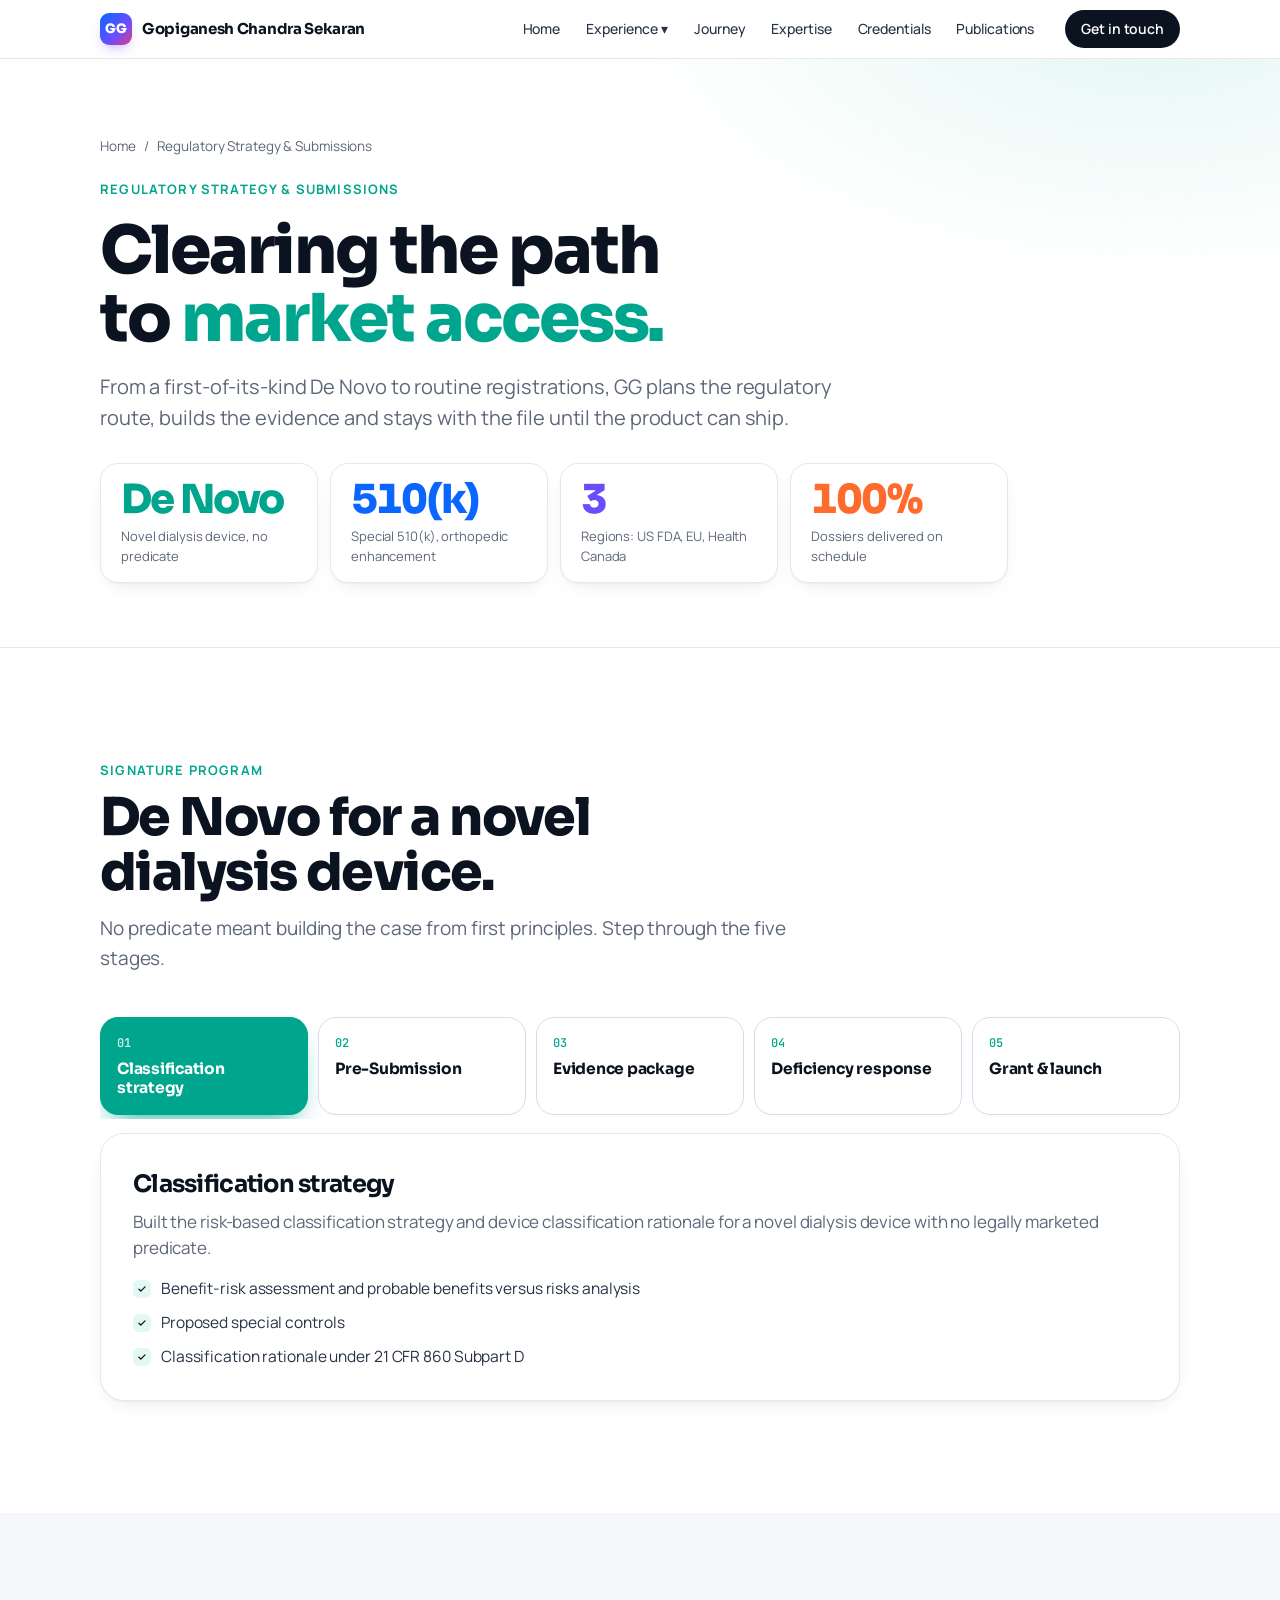
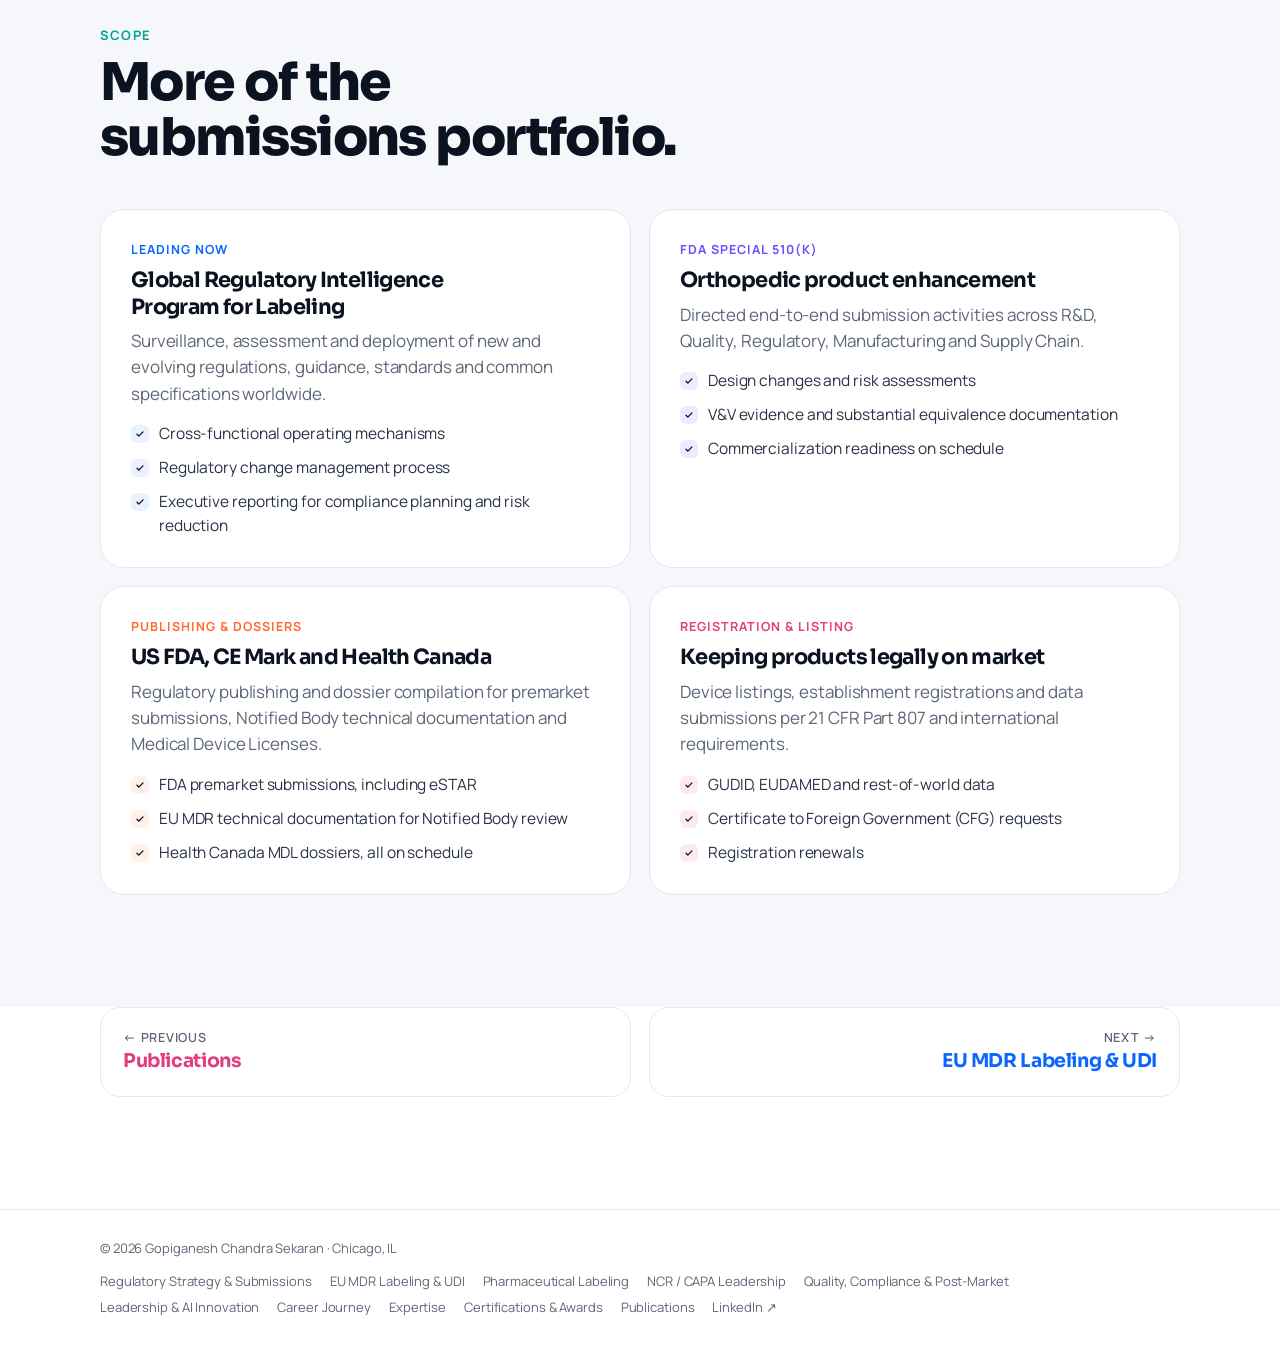
<file: submissions.html>
<!doctype html>
<html lang="en">
<head>
<meta charset="utf-8">
<meta name="viewport" content="width=device-width, initial-scale=1, viewport-fit=cover">
<title>Regulatory Strategy &amp; Submissions · Gopiganesh Chandra Sekaran</title>
<meta name="description" content="GG&#x27;s regulatory strategy and submissions work: De Novo, Special 510(k), FDA, EU and Health Canada dossiers, and regulatory intelligence.">
<meta name="theme-color" content="#ffffff">
<link rel="canonical" href="https://gopiganeshc.github.io/submissions.html">
<meta property="og:type" content="profile">
<meta property="og:title" content="Regulatory Strategy &amp; Submissions · Gopiganesh Chandra Sekaran">
<meta property="og:description" content="GG&#x27;s regulatory strategy and submissions work: De Novo, Special 510(k), FDA, EU and Health Canada dossiers, and regulatory intelligence.">
<meta property="og:url" content="https://gopiganeshc.github.io/submissions.html">
<meta property="og:image" content="https://gopiganeshc.github.io/assets/img/rcc-mdr.jpg">
<meta name="twitter:card" content="summary_large_image">
<link rel="icon" href="data:image/svg+xml,%3Csvg xmlns='http://www.w3.org/2000/svg' viewBox='0 0 64 64'%3E%3Cdefs%3E%3ClinearGradient id='g' x1='0' y1='0' x2='1' y2='1'%3E%3Cstop offset='0' stop-color='%230a66ff'/%3E%3Cstop offset='.6' stop-color='%236b4dff'/%3E%3Cstop offset='1' stop-color='%23e23d7f'/%3E%3C/linearGradient%3E%3C/defs%3E%3Crect width='64' height='64' rx='16' fill='url(%23g)'/%3E%3Ctext x='32' y='42' font-family='Arial' font-weight='800' font-size='26' fill='white' text-anchor='middle'%3EGG%3C/text%3E%3C/svg%3E">
<link rel="preconnect" href="https://fonts.googleapis.com">
<link rel="preconnect" href="https://fonts.gstatic.com" crossorigin>
<link rel="stylesheet" href="https://fonts.googleapis.com/css2?family=Sora:wght@600;700;800&family=Manrope:wght@400;500;600;700&family=JetBrains+Mono:wght@400;500&display=swap">
<link rel="stylesheet" href="assets/style.css">
</head>
<body>
<div class="progress" aria-hidden="true"><span></span></div>
<header class="nav">
  <div class="wrap">
    <a class="brand" href="index.html" aria-label="Home"><span class="mark">GG</span><span>Gopiganesh Chandra Sekaran</span></a>
    <ul class="menu" id="menu">
      <li><a href="index.html">Home</a></li>
      <li class="has-drop"><button type="button" aria-expanded="false" aria-haspopup="true">Experience ▾</button><ul class="drop" style="list-style:none;margin:0"><li><a href="submissions.html" class="c-teal" aria-current="page"><span class="dot"></span><span>Regulatory Strategy &amp; Submissions<small>De Novo, Special 510(k), global dossiers</small></span></a></li><li><a href="eu-mdr.html" class="c-blue"><span class="dot"></span><span>EU MDR Labeling &amp; UDI<small>1,200+ SKUs remediated end to end</small></span></a></li><li><a href="pharma-labeling.html" class="c-pink"><span class="dot"></span><span>Pharmaceutical Labeling<small>TPL, CCDS, USPI and EU SmPC</small></span></a></li><li><a href="capa.html" class="c-orange"><span class="dot"></span><span>NCR / CAPA Leadership<small>Global remediation without redesign</small></span></a></li><li><a href="quality.html" class="c-amber"><span class="dot"></span><span>Quality, Compliance &amp; Post-Market<small>QMS, audits, TMV and biocompatibility</small></span></a></li><li><a href="ai-innovation.html" class="c-violet"><span class="dot"></span><span>Leadership &amp; AI Innovation<small>GLAM, Label Nova and Copilot for RA</small></span></a></li></ul></li>
      <li><a href="journey.html">Journey</a></li>
      <li><a href="expertise.html">Expertise</a></li>
      <li><a href="credentials.html">Credentials</a></li>
      <li><a href="publications.html">Publications</a></li>
    </ul>
    <a class="cta" href="index.html#contact">Get in touch</a>
    <button class="burger" type="button" aria-label="Open menu" aria-expanded="false" aria-controls="menu"><span></span></button>
  </div>
</header>
<main><section class="page-hero c-teal">
  <div class="wrap">
    <nav class="crumbs" aria-label="Breadcrumb"><a href="index.html">Home</a><span>/</span><span>Regulatory Strategy &amp; Submissions</span></nav>
    <div class="eyebrow" style="margin-top:22px;color:var(--c)">Regulatory strategy &amp; submissions</div>
    <h1>Clearing the path to <em>market access.</em></h1>
    <p class="lede">From a first-of-its-kind De Novo to routine registrations, GG plans the regulatory route, builds the evidence and stays with the file until the product can ship.</p>
    <div class="kpis"><div class="kpi-box c-teal"><div class="num">De Novo</div><div class="t">Novel dialysis device, no predicate</div></div><div class="kpi-box c-blue"><div class="num">510(k)</div><div class="t">Special 510(k), orthopedic enhancement</div></div><div class="kpi-box c-violet"><div class="num">3</div><div class="t">Regions: US FDA, EU, Health Canada</div></div><div class="kpi-box c-orange"><div class="num">100%</div><div class="t">Dossiers delivered on schedule</div></div></div>
  </div>
</section>

<section class="sec"><div class="wrap">
  <div class="sec-head reveal"><div><div class="eyebrow" style="color:var(--teal)">Signature program</div><h2>De Novo for a novel dialysis device.</h2><p>No predicate meant building the case from first principles. Step through the five stages.</p></div></div>
  <div class="c-teal" data-switch="dn"><div class="flow-wrap"><div class="flow" style="--n:5" role="tablist"><button class="step" type="button" data-panel="dn-0" aria-selected="true"><span class="n">01</span><b>Classification strategy</b></button><button class="step" type="button" data-panel="dn-1" aria-selected="false"><span class="n">02</span><b>Pre-Submission</b></button><button class="step" type="button" data-panel="dn-2" aria-selected="false"><span class="n">03</span><b>Evidence package</b></button><button class="step" type="button" data-panel="dn-3" aria-selected="false"><span class="n">04</span><b>Deficiency response</b></button><button class="step" type="button" data-panel="dn-4" aria-selected="false"><span class="n">05</span><b>Grant &amp; launch</b></button></div></div></div><div class="c-teal panel flow-detail" id="dn-0" data-group="dn"><h3>Classification strategy</h3><p class='sub'>Built the risk-based classification strategy and device classification rationale for a novel dialysis device with no legally marketed predicate.</p><ul class="ticks"><li>Benefit-risk assessment and probable benefits versus risks analysis</li><li>Proposed special controls</li><li>Classification rationale under 21 CFR 860 Subpart D</li></ul></div><div class="c-teal panel flow-detail" id="dn-1" data-group="dn" hidden><h3>Pre-Submission</h3><p class='sub'>Integrated FDA Pre-Sub feedback into the testing strategy and documentation plan.</p><ul class="ticks"><li>Q-Sub planning and question framing</li><li>Feedback mapped to evidence gaps</li><li>Testing strategy adjusted before execution</li></ul></div><div class="c-teal panel flow-detail" id="dn-2" data-group="dn" hidden><h3>Evidence package</h3><p class='sub'>Coordinated R&amp;D, Clinical, Quality, Biocompatibility and Regulatory to assemble reasonable assurance of safety and effectiveness.</p><ul class="ticks"><li>Performance and biocompatibility evidence</li><li>Usability and sterilization evidence</li><li>Labeling evidence and technical documentation</li></ul></div><div class="c-teal panel flow-detail" id="dn-3" data-group="dn" hidden><h3>Deficiency response</h3><p class='sub'>Managed deficiency responses as the liaison between engineering teams and FDA reviewers.</p><ul class="ticks"><li>Scientific responses to Additional Information requests</li><li>Engineering input translated for reviewers</li><li>Timelines protected through review</li></ul></div><div class="c-teal panel flow-detail" id="dn-4" data-group="dn" hidden><h3>Grant &amp; launch</h3><p class='sub'>Carried the program through classification grant into commercialization readiness.</p><ul class="ticks"><li>Classification grant</li><li>Commercialization readiness</li><li>Special controls built into downstream processes</li></ul></div>
</div></section>

<section class="sec tint"><div class="wrap">
  <div class="sec-head reveal"><div><div class="eyebrow" style="color:var(--teal)">Scope</div><h2>More of the submissions portfolio.</h2></div></div>
  <div class="split">
    <div class="box reveal c-blue"><div class="k">Leading now</div><h3>Global Regulatory Intelligence Program for Labeling</h3><p style="color:var(--muted);margin-top:8px">Surveillance, assessment and deployment of new and evolving regulations, guidance, standards and common specifications worldwide.</p><ul class="ticks"><li>Cross-functional operating mechanisms</li><li>Regulatory change management process</li><li>Executive reporting for compliance planning and risk reduction</li></ul></div>
    <div class="box reveal c-violet"><div class="k">FDA Special 510(k)</div><h3>Orthopedic product enhancement</h3><p style="color:var(--muted);margin-top:8px">Directed end-to-end submission activities across R&amp;D, Quality, Regulatory, Manufacturing and Supply Chain.</p><ul class="ticks"><li>Design changes and risk assessments</li><li>V&amp;V evidence and substantial equivalence documentation</li><li>Commercialization readiness on schedule</li></ul></div>
    <div class="box reveal c-orange"><div class="k">Publishing & dossiers</div><h3>US FDA, CE Mark and Health Canada</h3><p style="color:var(--muted);margin-top:8px">Regulatory publishing and dossier compilation for premarket submissions, Notified Body technical documentation and Medical Device Licenses.</p><ul class="ticks"><li>FDA premarket submissions, including eSTAR</li><li>EU MDR technical documentation for Notified Body review</li><li>Health Canada MDL dossiers, all on schedule</li></ul></div>
    <div class="box reveal c-pink"><div class="k">Registration & listing</div><h3>Keeping products legally on market</h3><p style="color:var(--muted);margin-top:8px">Device listings, establishment registrations and data submissions per 21 CFR Part 807 and international requirements.</p><ul class="ticks"><li>GUDID, EUDAMED and rest-of-world data</li><li>Certificate to Foreign Government (CFG) requests</li><li>Registration renewals</li></ul></div>
  </div>
</div></section>
<section class="sec" style="padding-top:0"><div class="wrap pager">
  <a href="publications.html" class="c-pink"><small>← Previous</small><b>Publications</b></a>
  <a href="eu-mdr.html" class="nx c-blue"><small>Next →</small><b>EU MDR Labeling &amp; UDI</b></a>
</div></section></main><footer>
  <div class="wrap">
    <span>© 2026 Gopiganesh Chandra Sekaran · Chicago, IL</span>
    <nav aria-label="Footer"><a href="submissions.html">Regulatory Strategy &amp; Submissions</a><a href="eu-mdr.html">EU MDR Labeling &amp; UDI</a><a href="pharma-labeling.html">Pharmaceutical Labeling</a><a href="capa.html">NCR / CAPA Leadership</a><a href="quality.html">Quality, Compliance &amp; Post-Market</a><a href="ai-innovation.html">Leadership &amp; AI Innovation</a><a href="journey.html">Career Journey</a><a href="expertise.html">Expertise</a><a href="credentials.html">Certifications &amp; Awards</a><a href="publications.html">Publications</a><a href="https://www.linkedin.com/in/gopi-ganesh-chandra-sekaran-rcc-mdr-mtopra-7389b220/" target="_blank" rel="noopener">LinkedIn ↗</a></nav>
  </div>
</footer>
<div class="lightbox" id="lightbox" hidden role="dialog" aria-modal="true" aria-label="Certificate preview">
  <figure><img alt=""><figcaption><span></span><button class="x" type="button">Close</button></figcaption></figure>
</div>
<script src="assets/main.js"></script>
</body>
</html>
</file>
<file: assets/style.css>
/* GG personal site — light, Apple-inspired. Layout: sticky glass nav, 1120px column, full-bleed tinted bands, colored numerals per discipline. */
:root{
  --bg:#ffffff; --bg-2:#f5f7fb; --bg-3:#eef2f9; --card:#ffffff;
  --ink:#0b1220; --ink-2:#283247; --muted:#5d6779; --hair:#e3e8f1; --hair-2:#d5dcea;
  --blue:#0a66ff; --teal:#00a58e; --violet:#6b4dff; --orange:#ff6b2c; --pink:#e23d7f; --amber:#e89b00;
  --blue-soft:#eaf2ff; --teal-soft:#e3f7f3; --violet-soft:#efebff; --orange-soft:#fff0e8; --pink-soft:#fde9f1; --amber-soft:#fff6de;
  --nav:rgba(255,255,255,.78);
  --shadow:0 1px 2px rgba(11,18,32,.04),0 8px 24px -12px rgba(11,18,32,.14);
  --shadow-lg:0 2px 6px rgba(11,18,32,.05),0 30px 60px -28px rgba(11,18,32,.28);
  --f-display:"Sora",-apple-system,BlinkMacSystemFont,"Segoe UI",Roboto,sans-serif;
  --f-text:-apple-system,BlinkMacSystemFont,"SF Pro Text","Manrope","Segoe UI",Roboto,sans-serif;
  --f-mono:"JetBrains Mono",ui-monospace,"SF Mono",Menlo,monospace;
  --w:1120px; --r:24px;
  color-scheme:light;
}
*{box-sizing:border-box}
html{scroll-behavior:smooth;padding-top:env(safe-area-inset-top,0px);padding-bottom:env(safe-area-inset-bottom,0px)}
body{margin:0;background:var(--bg);color:var(--ink);font-family:var(--f-text);font-size:17px;line-height:1.55;-webkit-font-smoothing:antialiased;letter-spacing:-.006em}
img{max-width:100%;display:block}
[hidden]{display:none!important}
a{color:var(--blue);text-decoration:none}
a:hover{text-decoration:underline}
:focus-visible{outline:2.5px solid var(--blue);outline-offset:3px;border-radius:8px}
h1,h2,h3,h4{font-family:var(--f-display);letter-spacing:-.03em;text-wrap:balance;margin:0;color:var(--ink)}
p{margin:0}
.wrap{max-width:var(--w);margin:0 auto;padding-left:max(20px,env(safe-area-inset-left,0px));padding-right:max(20px,env(safe-area-inset-right,0px))}
.mono{font-family:var(--f-mono)}
.eyebrow{font-size:13px;font-weight:700;letter-spacing:.09em;text-transform:uppercase;color:var(--muted)}
.c-blue{--c:var(--blue);--cs:var(--blue-soft)} .c-teal{--c:var(--teal);--cs:var(--teal-soft)} .c-violet{--c:var(--violet);--cs:var(--violet-soft)}
.c-orange{--c:var(--orange);--cs:var(--orange-soft)} .c-pink{--c:var(--pink);--cs:var(--pink-soft)} .c-amber{--c:var(--amber);--cs:var(--amber-soft)}
.num{font-family:var(--f-display);font-weight:800;letter-spacing:-.045em;line-height:1;font-variant-numeric:tabular-nums;color:var(--c,var(--ink))}
.grad-text{background:linear-gradient(95deg,var(--blue),var(--violet) 45%,var(--pink));-webkit-background-clip:text;background-clip:text;color:transparent}

/* progress + nav */
.progress{position:fixed;inset:0 0 auto;height:3px;z-index:60;pointer-events:none}
.progress span{display:block;height:100%;width:100%;transform-origin:0 50%;transform:scaleX(0);background:linear-gradient(90deg,var(--blue),var(--violet),var(--pink))}
.nav{position:sticky;top:0;z-index:50;background:var(--nav);backdrop-filter:saturate(180%) blur(18px);-webkit-backdrop-filter:saturate(180%) blur(18px);border-bottom:1px solid var(--hair)}
.nav .wrap{display:flex;align-items:center;gap:20px;height:58px}
.brand{display:flex;align-items:center;gap:10px;color:var(--ink);font-family:var(--f-display);font-weight:700;font-size:15px;letter-spacing:-.02em;margin-right:auto}
.brand:hover{text-decoration:none}
.mark{width:32px;height:32px;border-radius:9px;display:grid;place-items:center;color:#fff;font-size:13px;font-weight:800;background:linear-gradient(135deg,var(--blue),var(--violet) 60%,var(--pink));box-shadow:0 6px 14px -6px rgba(107,77,255,.6)}
.menu{display:flex;align-items:center;gap:4px;list-style:none;margin:0;padding:0}
.menu > li{position:relative}
.menu a,.menu button{display:block;font:inherit;font-size:14px;font-weight:500;color:var(--ink-2);padding:7px 11px;border-radius:999px;background:none;border:0;cursor:pointer}
.menu a:hover,.menu button:hover,.menu a[aria-current="page"]{background:var(--bg-3);text-decoration:none;color:var(--ink)}
.drop{position:absolute;top:calc(100% + 8px);left:-12px;min-width:280px;background:#fff;border:1px solid var(--hair);border-radius:18px;box-shadow:var(--shadow-lg);padding:8px;display:none}
.has-drop:hover .drop,.has-drop:focus-within .drop,.has-drop.open .drop{display:block}
.drop a{display:flex;gap:12px;align-items:center;border-radius:12px;padding:10px 12px;font-size:14px}
.drop .dot{width:10px;height:10px;border-radius:50%;background:var(--c);flex:none;box-shadow:0 0 0 4px var(--cs)}
.drop small{display:block;color:var(--muted);font-size:12.5px;font-weight:400}
.cta{display:inline-flex;align-items:center;gap:6px;font-size:14px;font-weight:600;color:#fff!important;background:var(--ink);padding:8px 16px;border-radius:999px;white-space:nowrap}
.cta:hover{text-decoration:none;background:#1d2840}
.burger{display:none;width:40px;height:40px;border-radius:12px;border:1px solid var(--hair);background:#fff;cursor:pointer;align-items:center;justify-content:center}
.burger span,.burger span::before,.burger span::after{display:block;width:16px;height:2px;background:var(--ink);border-radius:2px;position:relative;content:""}
.burger span::before{position:absolute;top:-5px}.burger span::after{position:absolute;top:5px}
@media (max-width:920px){
  .burger{display:inline-flex}
  .menu{position:absolute;top:58px;left:0;right:0;flex-direction:column;align-items:stretch;gap:2px;background:#fff;border-bottom:1px solid var(--hair);padding:10px max(20px,env(safe-area-inset-left,0px)) 16px;box-shadow:var(--shadow-lg);display:none}
  .nav.open .menu{display:flex}
  .drop{position:static;display:block;box-shadow:none;border:0;padding:0 0 0 8px;min-width:0}
  .menu > li > button{display:none}
  .nav .cta{display:none}
}

/* buttons */
.btns{display:flex;flex-wrap:wrap;gap:12px;align-items:center}
.btn{display:inline-flex;align-items:center;gap:8px;font-weight:600;font-size:16px;padding:13px 22px;border-radius:999px;border:1px solid transparent;cursor:pointer;font-family:inherit;transition:transform .2s ease,box-shadow .2s ease,background .2s}
.btn:hover{text-decoration:none;transform:translateY(-1px)}
.btn.primary{background:var(--blue);color:#fff;box-shadow:0 10px 24px -10px rgba(10,102,255,.7)}
.btn.primary:hover{background:#0857d9}
.btn.ghost{background:#fff;color:var(--ink);border-color:var(--hair-2)}
.btn.ghost:hover{border-color:var(--ink)}
.more{display:inline-flex;align-items:center;gap:6px;font-weight:600;font-size:15px;color:var(--c,var(--blue))}
.more::after{content:"→";transition:transform .2s}
.more:hover{text-decoration:none}.more:hover::after{transform:translateX(4px)}

/* hero */
.hero{position:relative;overflow:hidden;padding-block:clamp(48px,7vw,96px) clamp(40px,6vw,80px)}
.hero::before{content:"";position:absolute;inset:-30% -10% auto auto;width:780px;height:780px;border-radius:50%;background:radial-gradient(closest-side,rgba(107,77,255,.13),rgba(10,102,255,.07) 50%,transparent 72%);pointer-events:none}
.hero::after{content:"";position:absolute;inset:auto auto -40% -15%;width:640px;height:640px;border-radius:50%;background:radial-gradient(closest-side,rgba(0,165,142,.1),transparent 70%);pointer-events:none}
.hero .wrap{position:relative;z-index:1;display:grid;grid-template-columns:1.2fr .9fr;gap:clamp(32px,5vw,64px);align-items:center}
.hero-copy{min-width:0}
.pills{display:flex;flex-wrap:wrap;gap:8px}
.pill{display:inline-flex;align-items:center;gap:7px;font-size:13px;font-weight:600;padding:6px 12px;border-radius:999px;background:var(--cs,var(--bg-3));color:var(--c,var(--ink-2))}
.pill i{width:7px;height:7px;border-radius:50%;background:currentColor;display:block}
.hero h1{font-size:clamp(40px,6.4vw,76px);line-height:1.02;font-weight:800;margin-top:22px}
.rotator{font-family:var(--f-display);font-size:clamp(22px,2.6vw,32px);font-weight:600;letter-spacing:-.025em;line-height:1.2;margin-top:18px;color:var(--ink-2)}
.rotator .word{display:inline-block;color:var(--c);border-bottom:3px solid var(--cs);min-width:2ch}
.rotator .caret{display:inline-block;width:3px;height:1em;background:var(--ink);margin-left:3px;vertical-align:-.12em;animation:blink 1s steps(1) infinite}
@keyframes blink{50%{opacity:0}}
.hero .lede{font-size:clamp(17px,1.6vw,19px);color:var(--muted);margin-top:18px;max-width:58ch}
.hero .btns{margin-top:28px}

/* device label */
.label-stage{perspective:1100px;justify-self:center;width:100%;max-width:420px}
.dlabel{position:relative;background:#fff;border:1px solid var(--hair-2);border-radius:22px;padding:22px;box-shadow:var(--shadow-lg);font-family:var(--f-mono);font-size:12.5px;color:var(--ink);transform-style:preserve-3d;transition:transform .25s ease;will-change:transform}
.dlabel .bar{display:flex;justify-content:space-between;align-items:center;gap:8px;padding-bottom:14px;border-bottom:1px dashed var(--hair-2)}
.dlabel .syms{display:flex;gap:6px}
.dlabel .sym{border:1.5px solid currentColor;border-radius:4px;padding:1px 6px;font-weight:500;font-size:11px}
.dlabel .sym:nth-child(1){color:var(--blue)}.dlabel .sym:nth-child(2){color:var(--teal)}.dlabel .sym:nth-child(3){color:var(--violet)}
.dlabel .ce{font-family:var(--f-display);font-weight:800;font-size:15px;color:var(--ink)}
.dlabel h3{font-size:21px;font-weight:700;margin-top:14px;letter-spacing:-.02em;line-height:1.2}
.dlabel dl{display:grid;grid-template-columns:auto 1fr;gap:6px 14px;margin:14px 0 0}
.dlabel dt{color:var(--muted)}.dlabel dd{margin:0}
.dlabel .foot{display:flex;gap:16px;align-items:center;margin-top:16px;padding-top:16px;border-top:1px dashed var(--hair-2)}
.dm-wrap{position:relative;width:84px;height:84px;flex:none;overflow:hidden;border-radius:4px}
.dm{width:100%;height:100%;color:var(--ink)}
.beam{position:absolute;left:-10%;right:-10%;height:3px;top:0;background:linear-gradient(90deg,transparent,var(--pink),transparent);box-shadow:0 0 12px 2px rgba(226,61,127,.55);animation:scan 2.6s ease-in-out infinite}
@keyframes scan{0%,100%{top:0}50%{top:calc(100% - 3px)}}
.hri{font-size:11.5px;line-height:1.6;word-break:break-all;color:var(--muted);min-width:0}
.hri b{color:var(--ink);font-weight:500}
.scan-note{margin-top:12px;font-size:11.5px;color:var(--teal);display:flex;gap:6px;align-items:center}
.scan-note::before{content:"";width:7px;height:7px;border-radius:50%;background:var(--teal);box-shadow:0 0 0 4px var(--teal-soft);animation:pulse 1.6s ease-in-out infinite}
@keyframes pulse{50%{box-shadow:0 0 0 7px transparent}}
@media (max-width:900px){.hero .wrap{grid-template-columns:1fr}.label-stage{max-width:400px}}

/* stats */
.stats{border-block:1px solid var(--hair);background:linear-gradient(180deg,#fff,var(--bg-2))}
.stat-grid{display:grid;grid-template-columns:repeat(4,1fr)}
.stat{padding:30px 22px;border-left:1px solid var(--hair);min-width:0}
.stat:nth-child(4n+1){border-left:0}
.stat:nth-child(n+5){border-top:1px solid var(--hair)}
.stat .num{font-size:clamp(36px,4.4vw,54px)}
.stat .t{margin-top:10px;font-size:14.5px;color:var(--muted);max-width:24ch}
@media (max-width:820px){.stat-grid{grid-template-columns:repeat(2,1fr)}.stat:nth-child(odd){border-left:0}.stat:nth-child(even){border-left:1px solid var(--hair)}.stat:nth-child(n+3){border-top:1px solid var(--hair)}}

/* sections */
.sec{padding-block:clamp(64px,9vw,112px)}
.sec.tint{background:var(--bg-2)}
.sec-head{display:flex;justify-content:space-between;align-items:end;gap:24px;flex-wrap:wrap;margin-bottom:clamp(28px,4vw,44px)}
.sec-head > div{max-width:720px;min-width:0}
.sec-head h2{font-size:clamp(32px,4.4vw,52px);line-height:1.06;font-weight:800;margin-top:10px}
.sec-head p{color:var(--muted);font-size:clamp(16px,1.5vw,19px);margin-top:14px;max-width:60ch}

/* section cards */
.cards{display:grid;grid-template-columns:repeat(3,1fr);gap:18px}
.card{position:relative;background:var(--card);border:1px solid var(--hair);border-radius:var(--r);padding:26px;display:flex;flex-direction:column;gap:12px;min-width:0;overflow:hidden;transition:transform .25s ease,box-shadow .25s ease,border-color .25s}
.card::before{content:"";position:absolute;inset:0;background:radial-gradient(420px circle at var(--mx,50%) var(--my,0%),var(--cs),transparent 60%);opacity:0;transition:opacity .3s;pointer-events:none}
.card:hover{transform:translateY(-4px);box-shadow:var(--shadow-lg);border-color:var(--hair-2)}
.card:hover::before{opacity:1}
.card > *{position:relative}
.card .ico{width:46px;height:46px;border-radius:14px;display:grid;place-items:center;background:var(--cs);color:var(--c)}
.card .ico svg{width:24px;height:24px}
.card h3{font-size:22px;font-weight:700;line-height:1.2}
.card p{color:var(--muted);font-size:15.5px}
.card .kpi{display:flex;align-items:baseline;gap:10px;margin-top:auto;padding-top:8px}
.card .kpi .num{font-size:36px;white-space:nowrap}
.card .kpi span:not(.num){font-size:13.5px;color:var(--muted);line-height:1.3}
.card .more{margin-top:4px}
.card a.stretch::after{content:"";position:absolute;inset:0}
.tags{display:flex;flex-wrap:wrap;gap:6px}
.tag{font-size:12px;font-weight:600;padding:4px 10px;border-radius:999px;background:var(--bg-2);color:var(--ink-2);border:1px solid var(--hair)}
@media (max-width:980px){.cards{grid-template-columns:repeat(2,1fr)}}
@media (max-width:640px){.cards{grid-template-columns:1fr}}

/* timeline teaser */
.tl{position:relative;margin-top:8px}
.tl-track{display:flex;justify-content:space-between;position:relative;padding:22px 4px 0;overflow-x:auto;gap:8px;scrollbar-width:none}
.tl-track::-webkit-scrollbar{display:none}
.tl-track::before{content:"";position:absolute;left:0;right:0;top:41px;height:3px;border-radius:3px;background:linear-gradient(90deg,var(--amber),var(--orange) 30%,var(--blue) 55%,var(--violet) 80%,var(--pink))}
.tl-node{position:relative;flex:1 0 74px;display:flex;flex-direction:column;align-items:center;gap:12px;background:none;border:0;cursor:pointer;font:inherit;color:var(--muted);padding:0 0 6px}
.tl-node .d{width:20px;height:20px;border-radius:50%;background:#fff;border:3px solid var(--c);transition:transform .2s,box-shadow .2s}
.tl-node .y{font-family:var(--f-mono);font-size:13px;font-weight:500}
.tl-node[aria-selected="true"] .d{transform:scale(1.3);background:var(--c);box-shadow:0 0 0 6px var(--cs)}
.tl-node[aria-selected="true"] .y{color:var(--ink);font-weight:700}
.tl-node:hover .d{transform:scale(1.2)}
.tl-panel{margin-top:22px;background:#fff;border:1px solid var(--hair);border-radius:var(--r);padding:28px;display:grid;grid-template-columns:auto 1fr;gap:24px;align-items:start;box-shadow:var(--shadow)}
.tl-panel .yr{font-family:var(--f-display);font-weight:800;font-size:clamp(44px,6vw,72px);letter-spacing:-.05em;line-height:.9;color:var(--c)}
.tl-panel h3{font-size:22px;font-weight:700}
.tl-panel p{color:var(--muted);margin-top:6px;max-width:62ch}
.tl-panel .chip{display:inline-block;margin-top:12px;font-size:12px;font-weight:700;letter-spacing:.06em;text-transform:uppercase;color:var(--c);background:var(--cs);padding:4px 10px;border-radius:999px}
@media (max-width:640px){.tl-panel{grid-template-columns:1fr}}

/* tabs / explorer */
.tabs{display:flex;flex-wrap:wrap;gap:8px;margin-bottom:22px}
.tab{font:inherit;font-size:14.5px;font-weight:600;padding:10px 16px;border-radius:999px;border:1px solid var(--hair-2);background:#fff;color:var(--ink-2);cursor:pointer;display:inline-flex;align-items:center;gap:8px;transition:all .2s}
.tab i{width:8px;height:8px;border-radius:50%;background:var(--c)}
.tab:hover{border-color:var(--c)}
.tab[aria-selected="true"]{background:var(--c);border-color:var(--c);color:#fff}
.tab[aria-selected="true"] i{background:#fff}
.panel{background:#fff;border:1px solid var(--hair);border-radius:var(--r);padding:clamp(22px,3vw,32px);box-shadow:var(--shadow);animation:fade .35s ease}
@keyframes fade{from{opacity:.4;transform:translateY(6px)}to{opacity:1;transform:none}}
.panel h3{font-size:24px;font-weight:700}
.panel .sub{color:var(--muted);margin-top:6px}
.chips{display:flex;flex-wrap:wrap;gap:8px;margin-top:18px}
.chips span{font-size:14px;padding:7px 13px;border-radius:12px;background:var(--cs,var(--bg-2));color:var(--ink-2);border:1px solid transparent;transition:transform .15s}
.chips span:hover{transform:translateY(-2px);border-color:var(--c)}
.chips span.hit{background:var(--c);color:#fff}
.chips span.dim{opacity:.35}

/* AI band */
.ai-band{position:relative;overflow:hidden;background:radial-gradient(900px 500px at 85% 20%,var(--violet-soft),transparent 60%),radial-gradient(700px 500px at 0% 100%,var(--teal-soft),transparent 60%),#fff;border-block:1px solid var(--hair)}
.ai-grid{display:grid;grid-template-columns:1fr 1fr;gap:clamp(24px,5vw,64px);align-items:center}
.ai-grid > *{min-width:0}
.globe{width:100%;max-width:500px;aspect-ratio:1;justify-self:center}
.globe canvas{width:100%;height:100%;display:block}
.mini-stats{display:grid;grid-template-columns:repeat(3,1fr);gap:12px;margin-top:26px}
.mini{background:#fff;border:1px solid var(--hair);border-radius:18px;padding:16px 16px 14px;min-width:0}
.mini .num{font-size:clamp(24px,2.6vw,32px)}
.mini .t{font-size:13px;color:var(--muted);margin-top:6px}
@media (max-width:860px){.ai-grid{grid-template-columns:1fr}.globe{max-width:360px}}
@media (max-width:480px){.mini-stats{grid-template-columns:1fr 1fr}}

/* gallery */
.gallery{display:grid;grid-template-columns:repeat(4,1fr);gap:16px}
.cert{background:#fff;border:1px solid var(--hair);border-radius:20px;overflow:hidden;display:flex;flex-direction:column;min-width:0;transition:transform .25s,box-shadow .25s}
.cert:hover{transform:translateY(-4px);box-shadow:var(--shadow-lg)}
.cert button.shot{all:unset;cursor:zoom-in;display:block;aspect-ratio:4/3;background:var(--bg-2);overflow:hidden;position:relative}
.cert button.shot:focus-visible{outline:2.5px solid var(--blue);outline-offset:-3px}
.cert .shot img{width:100%;height:100%;object-fit:cover;object-position:top center;transition:transform .5s}
.cert:hover .shot img{transform:scale(1.04)}
.cert .badge-art{aspect-ratio:4/3;display:grid;place-items:center;background:linear-gradient(135deg,var(--cs),#fff)}
.cert .badge-art .seal{width:96px;height:96px;border-radius:50%;display:grid;place-items:center;text-align:center;font-family:var(--f-display);font-weight:800;font-size:15px;line-height:1.1;letter-spacing:-.02em;color:var(--c);background:#fff;border:3px solid var(--c);box-shadow:0 0 0 8px var(--cs),0 14px 30px -14px var(--c)}
.cert .body{padding:16px 18px 18px;display:flex;flex-direction:column;gap:4px;flex:1}
.cert h4{font-size:16px;font-weight:700;letter-spacing:-.015em;line-height:1.3}
.cert .who{font-size:13.5px;color:var(--muted)}
.cert .yr{font-family:var(--f-mono);font-size:12px;color:var(--c);font-weight:500;margin-top:auto;padding-top:10px;display:flex;flex-direction:column;gap:6px}
.cert .yr a{font-family:var(--f-text);font-size:13.5px;font-weight:600}
.gallery.g3{grid-template-columns:repeat(3,1fr)}
@media (max-width:980px){.gallery,.gallery.g3{grid-template-columns:repeat(2,1fr)}}
@media (max-width:480px){.gallery,.gallery.g3{grid-template-columns:1fr}}

/* lightbox */
.lightbox{position:fixed;inset:0;z-index:80;background:rgba(11,18,32,.72);backdrop-filter:blur(6px);display:grid;place-items:center;padding:max(24px,env(safe-area-inset-top,0px)) max(16px,env(safe-area-inset-right,0px)) max(24px,env(safe-area-inset-bottom,0px)) max(16px,env(safe-area-inset-left,0px))}
.lightbox figure{margin:0;max-width:min(900px,100%);background:#fff;border-radius:18px;overflow:hidden;box-shadow:var(--shadow-lg)}
.lightbox img{width:100%;height:auto;max-height:76vh;object-fit:contain;background:var(--bg-2)}
.lightbox figcaption{padding:14px 18px;font-size:14.5px;display:flex;justify-content:space-between;gap:12px;align-items:center}
.lightbox .x{font:inherit;font-weight:600;border:0;background:var(--ink);color:#fff;border-radius:999px;padding:8px 14px;cursor:pointer}

/* publications */
.pubs{display:grid;grid-template-columns:repeat(2,1fr);gap:18px}
.pub{position:relative;background:#fff;border:1px solid var(--hair);border-radius:var(--r);padding:26px;display:flex;flex-direction:column;gap:10px;min-width:0;overflow:hidden;transition:transform .25s,box-shadow .25s}
.pub:hover{transform:translateY(-3px);box-shadow:var(--shadow-lg)}
.pub .src{display:flex;justify-content:space-between;align-items:center;gap:10px;font-size:13px;font-weight:600;color:var(--c)}
.pub .src time{font-family:var(--f-mono);font-weight:500;color:var(--muted)}
.pub h3{font-size:22px;font-weight:700;line-height:1.22}
.pub p{color:var(--muted);font-size:15.5px}
.pub .links{display:flex;flex-wrap:wrap;gap:16px;margin-top:auto;padding-top:8px}
.pub .glyph{position:absolute;right:-10px;top:-18px;font-family:var(--f-display);font-weight:800;font-size:120px;line-height:1;color:var(--cs);letter-spacing:-.06em;pointer-events:none}
.pub > *:not(.glyph){position:relative}
@media (max-width:760px){.pubs{grid-template-columns:1fr}}

/* awards */
.awards{display:grid;grid-template-columns:1.3fr 1fr 1fr;grid-template-rows:auto auto;gap:18px}
.award{position:relative;background:#fff;border:1px solid var(--hair);border-radius:var(--r);padding:24px;display:flex;flex-direction:column;gap:10px;min-width:0;overflow:hidden}
.award.feature{grid-row:span 2;padding:0}
.award.feature .shot{all:unset;cursor:zoom-in;display:block;aspect-ratio:16/11;overflow:hidden;background:var(--bg-2)}
.award.feature .shot img{width:100%;height:100%;object-fit:cover}
.award.feature .body{padding:22px 24px 24px;display:flex;flex-direction:column;gap:8px}
.medal{width:54px;height:54px;border-radius:50%;display:grid;place-items:center;background:radial-gradient(circle at 35% 30%,#fff,var(--cs) 60%);border:2px solid var(--c);color:var(--c);font-family:var(--f-display);font-weight:800;font-size:18px}
.award h3{font-size:19px;font-weight:700;line-height:1.25}
.award p{color:var(--muted);font-size:14.5px}
.award .num{font-size:44px}
@media (max-width:900px){.awards{grid-template-columns:1fr 1fr}.award.feature{grid-column:span 2;grid-row:auto}}
@media (max-width:560px){.awards{grid-template-columns:1fr}.award.feature{grid-column:auto}}

/* contact */
.contact{text-align:center;padding-block:clamp(72px,10vw,120px);background:radial-gradient(700px 360px at 50% 0%,var(--blue-soft),transparent 70%),#fff}
.contact h2{font-size:clamp(36px,5.6vw,68px);line-height:1.04;font-weight:800;max-width:16ch;margin:12px auto 0}
.contact .where{color:var(--muted);font-size:18px;margin-top:16px}
.contact .btns{justify-content:center;margin-top:28px}
.mail{display:inline-flex;align-items:center;gap:10px;flex-wrap:wrap;justify-content:center;background:#fff;border:1px solid var(--hair-2);border-radius:999px;padding:7px 7px 7px 20px}
.mail code{font-family:var(--f-mono);font-size:15px;user-select:all}
.mail button{font:inherit;font-size:14px;font-weight:600;border:0;border-radius:999px;padding:9px 16px;background:var(--ink);color:#fff;cursor:pointer}
footer{border-top:1px solid var(--hair);padding-block:28px;color:var(--muted);font-size:13px;background:#fff}
footer .wrap{display:flex;justify-content:space-between;flex-wrap:wrap;gap:12px 24px}
footer nav{display:flex;flex-wrap:wrap;gap:6px 18px}
footer a{color:var(--muted)}

/* detail pages */
.page-hero{position:relative;overflow:hidden;padding-block:clamp(40px,6vw,80px) clamp(36px,5vw,64px);background:radial-gradient(800px 420px at 90% -10%,var(--cs),transparent 65%),#fff;border-bottom:1px solid var(--hair)}
.crumbs{font-size:13.5px;color:var(--muted);display:flex;gap:8px;align-items:center;flex-wrap:wrap}
.crumbs a{color:var(--muted)}
.page-hero h1{font-size:clamp(36px,5.6vw,66px);line-height:1.03;font-weight:800;margin-top:18px;max-width:18ch}
.page-hero h1 em{font-style:normal;color:var(--c)}
.page-hero .lede{font-size:clamp(17px,1.7vw,20px);color:var(--muted);margin-top:18px;max-width:64ch}
.kpis{display:flex;flex-wrap:wrap;gap:12px;margin-top:30px}
.kpi-box{background:#fff;border:1px solid var(--hair);border-radius:18px;padding:16px 20px;min-width:150px;box-shadow:var(--shadow)}
.kpi-box .num{font-size:clamp(28px,3.4vw,40px)}
.kpi-box .t{font-size:13px;color:var(--muted);margin-top:6px;max-width:22ch}
.prose{max-width:760px}
.prose p{color:var(--ink-2);font-size:17.5px;line-height:1.7}
.prose p + p{margin-top:16px}
.split{display:grid;grid-template-columns:1fr 1fr;gap:18px}
.split > *{min-width:0}
@media (max-width:820px){.split{grid-template-columns:1fr}}
.box{background:#fff;border:1px solid var(--hair);border-radius:var(--r);padding:clamp(22px,3vw,30px)}
.box h3{font-size:21px;font-weight:700;line-height:1.25}
.box .k{font-size:12.5px;font-weight:700;letter-spacing:.08em;text-transform:uppercase;color:var(--c,var(--muted));margin-bottom:8px}
.ticks{list-style:none;margin:14px 0 0;padding:0;display:grid;gap:10px}
.ticks li{position:relative;padding-left:28px;color:var(--ink-2);font-size:15.5px}
.ticks li::before{content:"";position:absolute;left:0;top:4px;width:18px;height:18px;border-radius:6px;background:var(--cs,var(--blue-soft)) url("data:image/svg+xml,%3Csvg xmlns='http://www.w3.org/2000/svg' viewBox='0 0 20 20'%3E%3Cpath d='M5 10.5l3 3 7-7' fill='none' stroke='%230b1220' stroke-width='2.2' stroke-linecap='round' stroke-linejoin='round'/%3E%3C/svg%3E") center/12px no-repeat}

/* flow stepper */
.flow{display:grid;grid-template-columns:repeat(var(--n,5),1fr);gap:10px;counter-reset:step}
.step{font:inherit;text-align:left;background:#fff;border:1px solid var(--hair-2);border-radius:18px;padding:16px;cursor:pointer;display:flex;flex-direction:column;gap:6px;transition:all .2s;min-width:0;color:var(--ink)}
.step .n{font-family:var(--f-mono);font-size:12px;color:var(--c);font-weight:500}
.step b{font-family:var(--f-display);font-size:15.5px;letter-spacing:-.015em;line-height:1.25}
.step:hover{border-color:var(--c);transform:translateY(-2px)}
.step[aria-selected="true"]{background:var(--c);border-color:var(--c);color:#fff;box-shadow:0 14px 28px -14px var(--c)}
.step[aria-selected="true"] .n{color:rgba(255,255,255,.85)}
.flow-detail{margin-top:14px}
.flow-wrap{overflow-x:auto;padding-bottom:4px}
.flow-wrap .flow{min-width:640px}
@media (max-width:820px){.flow.stack{grid-template-columns:1fr 1fr;min-width:0}}

/* lifecycle ring */
.ring-wrap{display:grid;grid-template-columns:minmax(0,420px) 1fr;gap:clamp(24px,4vw,48px);align-items:center}
.ring{position:relative;width:100%;aspect-ratio:1;max-width:420px;justify-self:center}
.ring svg{width:100%;height:100%;display:block;overflow:visible}
.ring .center{position:absolute;inset:30%;border-radius:50%;display:grid;place-items:center;text-align:center;background:#fff;box-shadow:var(--shadow-lg);padding:10px}
.ring .center .num{font-size:clamp(30px,4vw,44px)}
.ring .center small{display:block;font-size:12px;color:var(--muted);margin-top:4px;line-height:1.3}
.seg{cursor:pointer;transition:opacity .2s}
.seg path{transition:transform .2s;transform-origin:210px 210px}
.seg:hover path,.seg.on path{transform:scale(1.035)}
.seg text{font-family:var(--f-mono);font-size:12px;font-weight:600;fill:#fff;pointer-events:none}
@media (max-width:820px){.ring-wrap{grid-template-columns:1fr}}

/* hierarchy */
.tree{display:grid;gap:16px;justify-items:center}
.tree .lvl{display:flex;gap:16px;flex-wrap:wrap;justify-content:center;position:relative}
.node{font:inherit;cursor:pointer;background:#fff;border:2px solid var(--c);border-radius:16px;padding:14px 18px;min-width:170px;text-align:center;color:var(--ink);transition:all .2s}
.node b{display:block;font-family:var(--f-display);font-size:18px}
.node small{color:var(--muted);font-size:12.5px}
.node:hover{transform:translateY(-2px)}
.node[aria-selected="true"]{background:var(--c);color:#fff}.node[aria-selected="true"] small{color:rgba(255,255,255,.85)}
.arrow{width:2px;height:22px;background:var(--hair-2);position:relative}
.arrow::after{content:"";position:absolute;left:-4px;bottom:-2px;border:5px solid transparent;border-top-color:var(--hair-2)}

/* accordion */
.acc{border:1px solid var(--hair);border-radius:var(--r);background:#fff;overflow:hidden}
.acc details{border-top:1px solid var(--hair)}
.acc details:first-child{border-top:0}
.acc summary{list-style:none;cursor:pointer;padding:20px 24px;display:flex;justify-content:space-between;align-items:center;gap:16px;font-family:var(--f-display);font-weight:700;font-size:18px;letter-spacing:-.015em}
.acc summary::-webkit-details-marker{display:none}
.acc summary::after{content:"+";font-size:24px;font-weight:400;color:var(--c,var(--blue));transition:transform .2s}
.acc details[open] summary::after{transform:rotate(45deg)}
.acc .in{padding:0 24px 22px;color:var(--ink-2)}

/* compare bars */
.bars{display:grid;gap:14px;margin-top:18px}
.barrow{display:grid;grid-template-columns:120px 1fr 64px;gap:12px;align-items:center;font-size:14px}
.barrow .track{height:14px;border-radius:999px;background:var(--bg-3);overflow:hidden}
.barrow .fill{height:100%;border-radius:999px;background:var(--c);width:var(--w);transition:width 1.2s cubic-bezier(.2,.7,.2,1)}
.barrow .v{font-family:var(--f-mono);font-weight:500;text-align:right}

/* full timeline */
.filters{display:flex;flex-wrap:wrap;gap:8px;margin-bottom:28px}
.vt{position:relative;list-style:none;margin:0;padding:0 0 0 0}
.vt::before{content:"";position:absolute;left:111px;top:6px;bottom:6px;width:2px;background:linear-gradient(var(--amber),var(--blue) 45%,var(--violet) 75%,var(--pink))}
.vt li{position:relative;display:grid;grid-template-columns:96px 1fr;gap:32px;padding-bottom:28px}
.vt li .when{font-family:var(--f-mono);font-size:13px;font-weight:500;color:var(--c);text-align:right;padding-top:3px}
.vt li::after{content:"";position:absolute;left:105px;top:5px;width:14px;height:14px;border-radius:50%;background:#fff;border:3px solid var(--c)}
.vt .what{background:#fff;border:1px solid var(--hair);border-radius:18px;padding:18px 20px;min-width:0;transition:box-shadow .2s}
.vt .what:hover{box-shadow:var(--shadow)}
.vt h3{font-size:18px;font-weight:700;line-height:1.3}
.vt .org{font-size:14px;color:var(--muted);margin-top:2px}
.vt p{font-size:15px;color:var(--ink-2);margin-top:8px}
.vt .type{display:inline-block;font-size:11px;font-weight:700;letter-spacing:.07em;text-transform:uppercase;color:var(--c);background:var(--cs);padding:3px 9px;border-radius:999px;margin-bottom:8px}
@media (max-width:620px){.vt::before{left:7px}.vt li{grid-template-columns:1fr;gap:6px;padding-left:30px}.vt li::after{left:1px}.vt li .when{text-align:left}}

/* skills search */
.search{display:flex;align-items:center;gap:10px;background:#fff;border:1px solid var(--hair-2);border-radius:999px;padding:6px 6px 6px 18px;max-width:520px;margin-bottom:24px}
.search input{flex:1;min-width:0;border:0;outline:0;font:inherit;font-size:16px;background:transparent;color:var(--ink)}
.search output{font-family:var(--f-mono);font-size:12.5px;color:var(--muted);padding:6px 12px;background:var(--bg-2);border-radius:999px;white-space:nowrap}

/* next/prev */
.pager{display:grid;grid-template-columns:1fr 1fr;gap:18px}
.pager a{display:block;background:#fff;border:1px solid var(--hair);border-radius:20px;padding:20px 22px;color:var(--ink);transition:all .2s}
.pager a:hover{text-decoration:none;border-color:var(--c);transform:translateY(-2px);box-shadow:var(--shadow)}
.pager small{display:block;font-size:12.5px;color:var(--muted);font-weight:600;letter-spacing:.06em;text-transform:uppercase}
.pager b{font-family:var(--f-display);font-size:19px;letter-spacing:-.02em;color:var(--c)}
.pager .nx{text-align:right}
@media (max-width:560px){.pager{grid-template-columns:1fr}.pager .nx{text-align:left}}

/* reveal */
@media (prefers-reduced-motion:no-preference){
  .reveal.pre{opacity:0;transform:translateY(18px);transition:opacity .7s ease,transform .7s cubic-bezier(.2,.7,.2,1)}
  .reveal.pre.in{opacity:1;transform:none}
}
@media (prefers-reduced-motion:reduce){
  html{scroll-behavior:auto}
  .beam,.rotator .caret,.scan-note::before{animation:none}
  *{transition:none!important}
}
</file>
